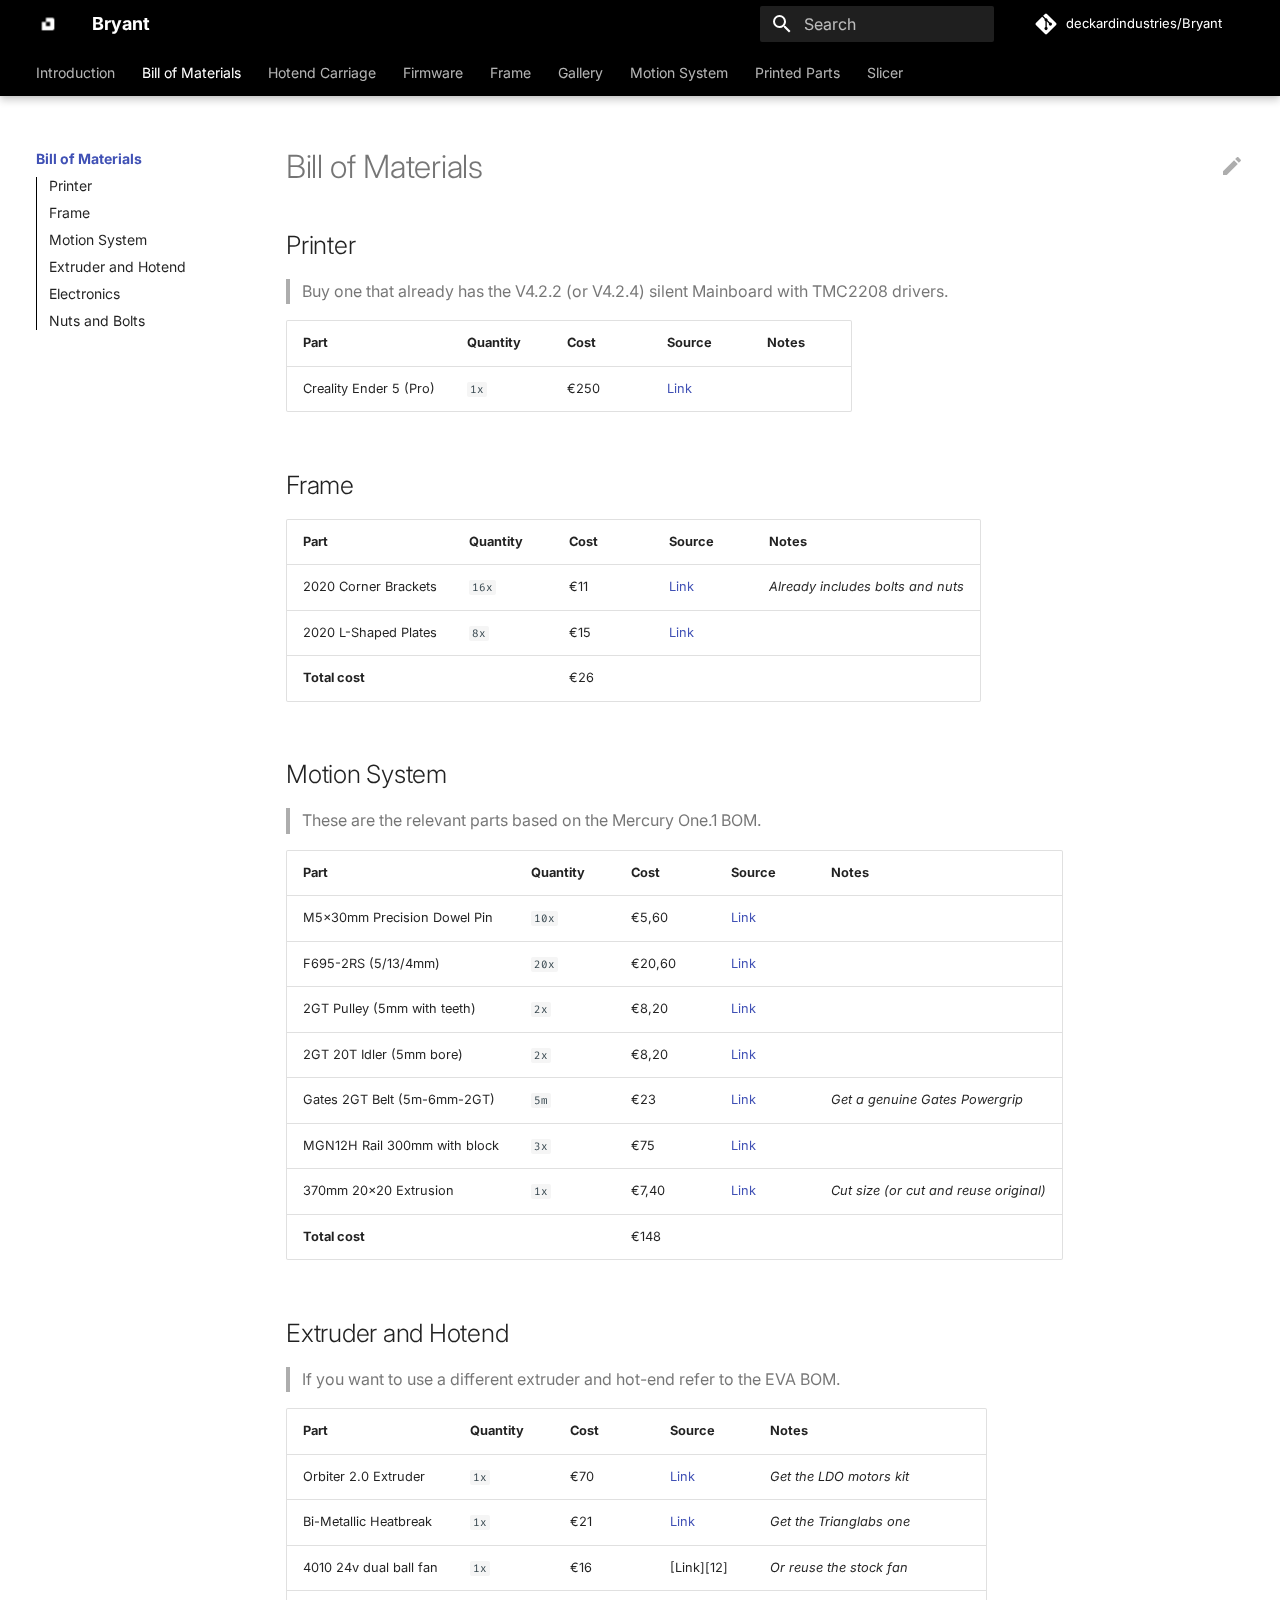
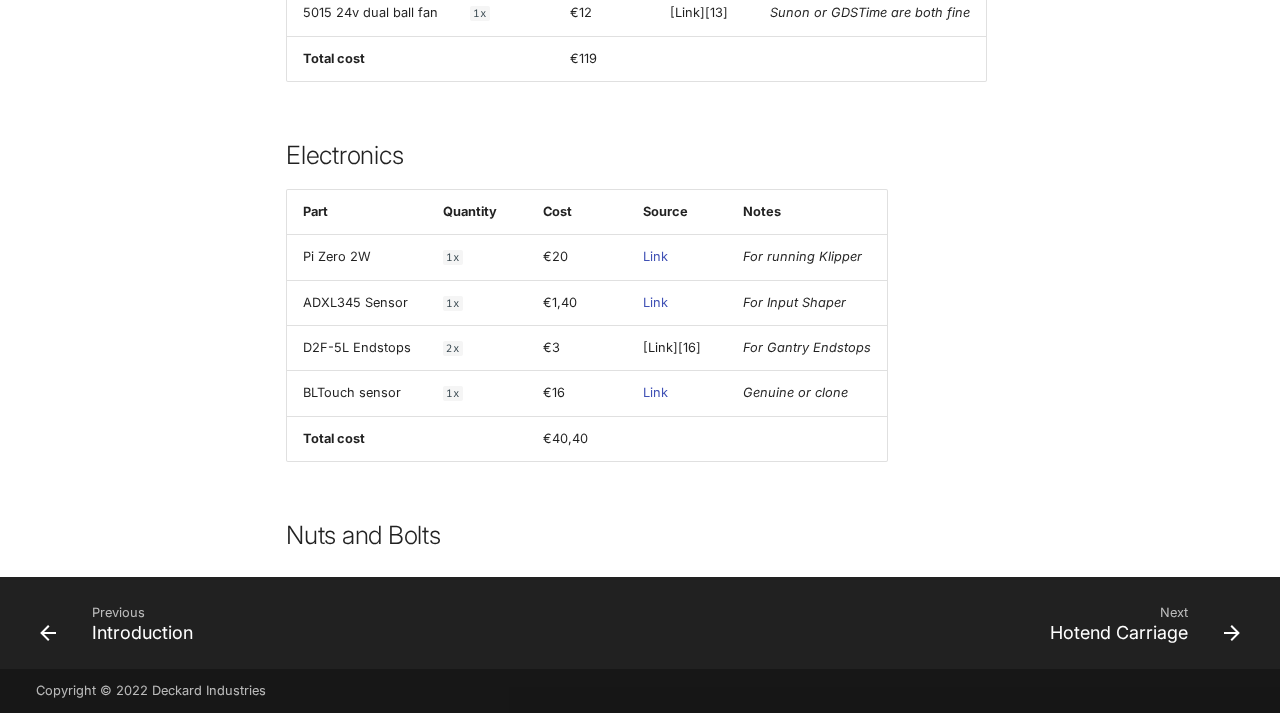
<file: bom/index.html>
<!doctype html>
<html lang="en" class="no-js">
  <head>
    
      <meta charset="utf-8">
      <meta name="viewport" content="width=device-width,initial-scale=1">
      
      
      
      <link rel="icon" href="../assets/logo.png">
      <meta name="generator" content="mkdocs-1.3.0, mkdocs-material-8.2.9">
    
    
      
        <title>Bill of Materials - Bryant</title>
      
    
    
      <link rel="stylesheet" href="../assets/stylesheets/main.120efc48.min.css">
      
        
        <link rel="stylesheet" href="../assets/stylesheets/palette.9647289d.min.css">
        
          
          
          <meta name="theme-color" content="#000000">
        
      
    
    
    
      
        
        
        <link rel="preconnect" href="https://fonts.gstatic.com" crossorigin>
        <link rel="stylesheet" href="https://fonts.googleapis.com/css?family=Inter:300,300i,400,400i,700,700i%7CFira+Code:400,400i,700,700i&display=fallback">
        <style>:root{--md-text-font:"Inter";--md-code-font:"Fira Code"}</style>
      
    
    
      <link rel="stylesheet" href="../stylesheets/extra.css">
    
    <script>__md_scope=new URL("..",location),__md_get=(e,_=localStorage,t=__md_scope)=>JSON.parse(_.getItem(t.pathname+"."+e)),__md_set=(e,_,t=localStorage,a=__md_scope)=>{try{t.setItem(a.pathname+"."+e,JSON.stringify(_))}catch(e){}}</script>
    
      

    
    
  </head>
  
  
    
    
    
    
    
    <body dir="ltr" data-md-color-scheme="default" data-md-color-primary="black" data-md-color-accent="black">
  
    
    
    <input class="md-toggle" data-md-toggle="drawer" type="checkbox" id="__drawer" autocomplete="off">
    <input class="md-toggle" data-md-toggle="search" type="checkbox" id="__search" autocomplete="off">
    <label class="md-overlay" for="__drawer"></label>
    <div data-md-component="skip">
      
        
        <a href="#bill-of-materials" class="md-skip">
          Skip to content
        </a>
      
    </div>
    <div data-md-component="announce">
      
    </div>
    
    
      

  

<header class="md-header md-header--lifted" data-md-component="header">
  <nav class="md-header__inner md-grid" aria-label="Header">
    <a href=".." title="Bryant" class="md-header__button md-logo" aria-label="Bryant" data-md-component="logo">
      
  <img src="../assets/logo.png" alt="logo">

    </a>
    <label class="md-header__button md-icon" for="__drawer">
      <svg xmlns="http://www.w3.org/2000/svg" viewBox="0 0 24 24"><path d="M3 6h18v2H3V6m0 5h18v2H3v-2m0 5h18v2H3v-2Z"/></svg>
    </label>
    <div class="md-header__title" data-md-component="header-title">
      <div class="md-header__ellipsis">
        <div class="md-header__topic">
          <span class="md-ellipsis">
            Bryant
          </span>
        </div>
        <div class="md-header__topic" data-md-component="header-topic">
          <span class="md-ellipsis">
            
              Bill of Materials
            
          </span>
        </div>
      </div>
    </div>
    
    
    
      <label class="md-header__button md-icon" for="__search">
        <svg xmlns="http://www.w3.org/2000/svg" viewBox="0 0 24 24"><path d="M9.5 3A6.5 6.5 0 0 1 16 9.5c0 1.61-.59 3.09-1.56 4.23l.27.27h.79l5 5-1.5 1.5-5-5v-.79l-.27-.27A6.516 6.516 0 0 1 9.5 16 6.5 6.5 0 0 1 3 9.5 6.5 6.5 0 0 1 9.5 3m0 2C7 5 5 7 5 9.5S7 14 9.5 14 14 12 14 9.5 12 5 9.5 5Z"/></svg>
      </label>
      <div class="md-search" data-md-component="search" role="dialog">
  <label class="md-search__overlay" for="__search"></label>
  <div class="md-search__inner" role="search">
    <form class="md-search__form" name="search">
      <input type="text" class="md-search__input" name="query" aria-label="Search" placeholder="Search" autocapitalize="off" autocorrect="off" autocomplete="off" spellcheck="false" data-md-component="search-query" required>
      <label class="md-search__icon md-icon" for="__search">
        <svg xmlns="http://www.w3.org/2000/svg" viewBox="0 0 24 24"><path d="M9.5 3A6.5 6.5 0 0 1 16 9.5c0 1.61-.59 3.09-1.56 4.23l.27.27h.79l5 5-1.5 1.5-5-5v-.79l-.27-.27A6.516 6.516 0 0 1 9.5 16 6.5 6.5 0 0 1 3 9.5 6.5 6.5 0 0 1 9.5 3m0 2C7 5 5 7 5 9.5S7 14 9.5 14 14 12 14 9.5 12 5 9.5 5Z"/></svg>
        <svg xmlns="http://www.w3.org/2000/svg" viewBox="0 0 24 24"><path d="M20 11v2H8l5.5 5.5-1.42 1.42L4.16 12l7.92-7.92L13.5 5.5 8 11h12Z"/></svg>
      </label>
      <nav class="md-search__options" aria-label="Search">
        
        <button type="reset" class="md-search__icon md-icon" aria-label="Clear" tabindex="-1">
          <svg xmlns="http://www.w3.org/2000/svg" viewBox="0 0 24 24"><path d="M19 6.41 17.59 5 12 10.59 6.41 5 5 6.41 10.59 12 5 17.59 6.41 19 12 13.41 17.59 19 19 17.59 13.41 12 19 6.41Z"/></svg>
        </button>
      </nav>
      
    </form>
    <div class="md-search__output">
      <div class="md-search__scrollwrap" data-md-scrollfix>
        <div class="md-search-result" data-md-component="search-result">
          <div class="md-search-result__meta">
            Initializing search
          </div>
          <ol class="md-search-result__list"></ol>
        </div>
      </div>
    </div>
  </div>
</div>
    
    
      <div class="md-header__source">
        <a href="https://github.com/deckardindustries/Bryant" title="Go to repository" class="md-source" data-md-component="source">
  <div class="md-source__icon md-icon">
    
    <svg xmlns="http://www.w3.org/2000/svg" viewBox="0 0 448 512"><!--! Font Awesome Free 6.1.1 by @fontawesome - https://fontawesome.com License - https://fontawesome.com/license/free (Icons: CC BY 4.0, Fonts: SIL OFL 1.1, Code: MIT License) Copyright 2022 Fonticons, Inc.--><path d="M439.55 236.05 244 40.45a28.87 28.87 0 0 0-40.81 0l-40.66 40.63 51.52 51.52c27.06-9.14 52.68 16.77 43.39 43.68l49.66 49.66c34.23-11.8 61.18 31 35.47 56.69-26.49 26.49-70.21-2.87-56-37.34L240.22 199v121.85c25.3 12.54 22.26 41.85 9.08 55a34.34 34.34 0 0 1-48.55 0c-17.57-17.6-11.07-46.91 11.25-56v-123c-20.8-8.51-24.6-30.74-18.64-45L142.57 101 8.45 235.14a28.86 28.86 0 0 0 0 40.81l195.61 195.6a28.86 28.86 0 0 0 40.8 0l194.69-194.69a28.86 28.86 0 0 0 0-40.81z"/></svg>
  </div>
  <div class="md-source__repository">
    deckardindustries/Bryant
  </div>
</a>
      </div>
    
  </nav>
  
    
      
<nav class="md-tabs" aria-label="Tabs" data-md-component="tabs">
  <div class="md-tabs__inner md-grid">
    <ul class="md-tabs__list">
      
        
  
  


  <li class="md-tabs__item">
    <a href=".." class="md-tabs__link">
      Introduction
    </a>
  </li>

      
        
  
  
    
  


  <li class="md-tabs__item">
    <a href="./" class="md-tabs__link md-tabs__link--active">
      Bill of Materials
    </a>
  </li>

      
        
  
  


  <li class="md-tabs__item">
    <a href="../carriage/" class="md-tabs__link">
      Hotend Carriage
    </a>
  </li>

      
        
  
  


  <li class="md-tabs__item">
    <a href="../firmware/" class="md-tabs__link">
      Firmware
    </a>
  </li>

      
        
  
  


  <li class="md-tabs__item">
    <a href="../frame/" class="md-tabs__link">
      Frame
    </a>
  </li>

      
        
  
  


  <li class="md-tabs__item">
    <a href="../gallery/" class="md-tabs__link">
      Gallery
    </a>
  </li>

      
        
  
  


  <li class="md-tabs__item">
    <a href="../motion/" class="md-tabs__link">
      Motion System
    </a>
  </li>

      
        
  
  


  <li class="md-tabs__item">
    <a href="../printing/" class="md-tabs__link">
      Printed Parts
    </a>
  </li>

      
        
  
  


  <li class="md-tabs__item">
    <a href="../slicer/" class="md-tabs__link">
      Slicer
    </a>
  </li>

      
    </ul>
  </div>
</nav>
    
  
</header>
    
    <div class="md-container" data-md-component="container">
      
      
        
      
      <main class="md-main" data-md-component="main">
        <div class="md-main__inner md-grid">
          
            
              
              <div class="md-sidebar md-sidebar--primary" data-md-component="sidebar" data-md-type="navigation" >
                <div class="md-sidebar__scrollwrap">
                  <div class="md-sidebar__inner">
                    

  


  

<nav class="md-nav md-nav--primary md-nav--lifted md-nav--integrated" aria-label="Navigation" data-md-level="0">
  <label class="md-nav__title" for="__drawer">
    <a href=".." title="Bryant" class="md-nav__button md-logo" aria-label="Bryant" data-md-component="logo">
      
  <img src="../assets/logo.png" alt="logo">

    </a>
    Bryant
  </label>
  
    <div class="md-nav__source">
      <a href="https://github.com/deckardindustries/Bryant" title="Go to repository" class="md-source" data-md-component="source">
  <div class="md-source__icon md-icon">
    
    <svg xmlns="http://www.w3.org/2000/svg" viewBox="0 0 448 512"><!--! Font Awesome Free 6.1.1 by @fontawesome - https://fontawesome.com License - https://fontawesome.com/license/free (Icons: CC BY 4.0, Fonts: SIL OFL 1.1, Code: MIT License) Copyright 2022 Fonticons, Inc.--><path d="M439.55 236.05 244 40.45a28.87 28.87 0 0 0-40.81 0l-40.66 40.63 51.52 51.52c27.06-9.14 52.68 16.77 43.39 43.68l49.66 49.66c34.23-11.8 61.18 31 35.47 56.69-26.49 26.49-70.21-2.87-56-37.34L240.22 199v121.85c25.3 12.54 22.26 41.85 9.08 55a34.34 34.34 0 0 1-48.55 0c-17.57-17.6-11.07-46.91 11.25-56v-123c-20.8-8.51-24.6-30.74-18.64-45L142.57 101 8.45 235.14a28.86 28.86 0 0 0 0 40.81l195.61 195.6a28.86 28.86 0 0 0 40.8 0l194.69-194.69a28.86 28.86 0 0 0 0-40.81z"/></svg>
  </div>
  <div class="md-source__repository">
    deckardindustries/Bryant
  </div>
</a>
    </div>
  
  <ul class="md-nav__list" data-md-scrollfix>
    
      
      
      

  
  
  
    <li class="md-nav__item">
      <a href=".." class="md-nav__link">
        Introduction
      </a>
    </li>
  

    
      
      
      

  
  
    
  
  
    <li class="md-nav__item md-nav__item--active">
      
      <input class="md-nav__toggle md-toggle" data-md-toggle="toc" type="checkbox" id="__toc">
      
      
        
      
      
        <label class="md-nav__link md-nav__link--active" for="__toc">
          Bill of Materials
          <span class="md-nav__icon md-icon"></span>
        </label>
      
      <a href="./" class="md-nav__link md-nav__link--active">
        Bill of Materials
      </a>
      
        

<nav class="md-nav md-nav--secondary" aria-label="Table of contents">
  
  
  
    
  
  
    <label class="md-nav__title" for="__toc">
      <span class="md-nav__icon md-icon"></span>
      Table of contents
    </label>
    <ul class="md-nav__list" data-md-component="toc" data-md-scrollfix>
      
        <li class="md-nav__item">
  <a href="#printer" class="md-nav__link">
    Printer
  </a>
  
</li>
      
        <li class="md-nav__item">
  <a href="#frame" class="md-nav__link">
    Frame
  </a>
  
</li>
      
        <li class="md-nav__item">
  <a href="#motion-system" class="md-nav__link">
    Motion System
  </a>
  
</li>
      
        <li class="md-nav__item">
  <a href="#extruder-and-hotend" class="md-nav__link">
    Extruder and Hotend
  </a>
  
</li>
      
        <li class="md-nav__item">
  <a href="#electronics" class="md-nav__link">
    Electronics
  </a>
  
</li>
      
        <li class="md-nav__item">
  <a href="#nuts-and-bolts" class="md-nav__link">
    Nuts and Bolts
  </a>
  
</li>
      
    </ul>
  
</nav>
      
    </li>
  

    
      
      
      

  
  
  
    <li class="md-nav__item">
      <a href="../carriage/" class="md-nav__link">
        Hotend Carriage
      </a>
    </li>
  

    
      
      
      

  
  
  
    <li class="md-nav__item">
      <a href="../firmware/" class="md-nav__link">
        Firmware
      </a>
    </li>
  

    
      
      
      

  
  
  
    <li class="md-nav__item">
      <a href="../frame/" class="md-nav__link">
        Frame
      </a>
    </li>
  

    
      
      
      

  
  
  
    <li class="md-nav__item">
      <a href="../gallery/" class="md-nav__link">
        Gallery
      </a>
    </li>
  

    
      
      
      

  
  
  
    <li class="md-nav__item">
      <a href="../motion/" class="md-nav__link">
        Motion System
      </a>
    </li>
  

    
      
      
      

  
  
  
    <li class="md-nav__item">
      <a href="../printing/" class="md-nav__link">
        Printed Parts
      </a>
    </li>
  

    
      
      
      

  
  
  
    <li class="md-nav__item">
      <a href="../slicer/" class="md-nav__link">
        Slicer
      </a>
    </li>
  

    
  </ul>
</nav>
                  </div>
                </div>
              </div>
            
            
          
          <div class="md-content" data-md-component="content">
            <article class="md-content__inner md-typeset">
              
                
  <a href="https://github.com/deckardindustries/Bryant/edit/master/docs/bom.md" title="Edit this page" class="md-content__button md-icon">
    <svg xmlns="http://www.w3.org/2000/svg" viewBox="0 0 24 24"><path d="M20.71 7.04c.39-.39.39-1.04 0-1.41l-2.34-2.34c-.37-.39-1.02-.39-1.41 0l-1.84 1.83 3.75 3.75M3 17.25V21h3.75L17.81 9.93l-3.75-3.75L3 17.25Z"/></svg>
  </a>



<h1 id="bill-of-materials">Bill of Materials</h1>
<h2 id="printer">Printer</h2>
<blockquote>
<p>Buy one that already has the V4.2.2 (or V4.2.4) silent Mainboard with TMC2208 drivers.</p>
</blockquote>
<table>
<thead>
<tr>
<th>Part</th>
<th>Quantity</th>
<th>Cost</th>
<th>Source</th>
<th>Notes</th>
</tr>
</thead>
<tbody>
<tr>
<td>Creality Ender 5 (Pro)</td>
<td><code>1x</code></td>
<td>€250</td>
<td><a href="https://www.creality3dofficial.com/products/ender-5-pro-3d-printer">Link</a></td>
<td></td>
</tr>
</tbody>
</table>
<h2 id="frame">Frame</h2>
<table>
<thead>
<tr>
<th>Part</th>
<th>Quantity</th>
<th>Cost</th>
<th>Source</th>
<th>Notes</th>
</tr>
</thead>
<tbody>
<tr>
<td>2020 Corner Brackets</td>
<td><code>16x</code></td>
<td>€11</td>
<td><a href="https://www.aliexpress.com/item/1005001406574630.html?spm=a2g0o.productlist.0.0.2fb92a11iUV6c4&amp;algo_pvid=495628d5-b97d-442e-a437-9505d4c9d516&amp;algo_exp_id=495628d5-b97d-442e-a437-9505d4c9d516-0&amp;pdp_ext_f=%7B%22sku_id%22%3A%2212000024682804967%22%7D&amp;pdp_pi=-1%3B10.79%3B-1%3B-1%40salePrice%3BEUR%3Bsearch-mainSearch">Link</a></td>
<td><em>Already includes bolts and nuts</em></td>
</tr>
<tr>
<td>2020 L-Shaped Plates</td>
<td><code>8x</code></td>
<td>€15</td>
<td><a href="https://nl.aliexpress.com/item/32963365007.html?spm=a2g0o.productlist.0.0.4d21a1b4LMEMLj&amp;algo_pvid=145230de-c495-4fbd-b9ae-0a35044cc64c&amp;aem_p4p_detail=2022041612174669596788395920012802420&amp;algo_exp_id=145230de-c495-4fbd-b9ae-0a35044cc64c-7&amp;pdp_ext_f=%7B%22sku_id%22%3A%2266541262675%22%7D&amp;pdp_pi=-1%3B3.78%3B-1%3B-1%40salePrice%3BEUR%3Bsearch-mainSearch">Link</a></td>
<td></td>
</tr>
<tr>
<td><strong>Total cost</strong></td>
<td></td>
<td>€26</td>
<td></td>
<td></td>
</tr>
</tbody>
</table>
<h2 id="motion-system">Motion System</h2>
<blockquote>
<p>These are the relevant parts based on the Mercury One.1 BOM.</p>
</blockquote>
<table>
<thead>
<tr>
<th>Part</th>
<th>Quantity</th>
<th>Cost</th>
<th>Source</th>
<th>Notes</th>
</tr>
</thead>
<tbody>
<tr>
<td>M5x30mm Precision Dowel Pin</td>
<td><code>10x</code></td>
<td>€5,60</td>
<td><a href="https://nl.aliexpress.com/item/1005002308655979.html?aff_fcid=cec7fbf3a0aa4936a6c4da17dbeab871-1650136990915-06580-_ATn62e&amp;tt=CPS_NORMAL&amp;aff_fsk=_ATn62e&amp;aff_platform=shareComponent-detail&amp;sk=_ATn62e&amp;aff_trace_key=cec7fbf3a0aa4936a6c4da17dbeab871-1650136990915-06580-_ATn62e&amp;terminal_id=8f5ccce94f37472b9697e04d0fe377f9&amp;afSmartRedirect=y">Link</a></td>
<td></td>
</tr>
<tr>
<td>F695-2RS (5/13/4mm)</td>
<td><code>20x</code></td>
<td>€20,60</td>
<td><a href="https://nl.aliexpress.com/item/33001186278.html?aff_fcid=fd7f17eeebcf4f71acd547c189e6dc66-1650137108179-00250-_AS0Kjs&amp;tt=CPS_NORMAL&amp;aff_fsk=_AS0Kjs&amp;aff_platform=shareComponent-detail&amp;sk=_AS0Kjs&amp;aff_trace_key=fd7f17eeebcf4f71acd547c189e6dc66-1650137108179-00250-_AS0Kjs&amp;terminal_id=8f5ccce94f37472b9697e04d0fe377f9&amp;afSmartRedirect=y">Link</a></td>
<td></td>
</tr>
<tr>
<td>2GT Pulley (5mm with teeth)</td>
<td><code>2x</code></td>
<td>€8,20</td>
<td><a href="https://nl.aliexpress.com/item/32726309946.html?aff_fcid=00fd889ba70a461db651dd4cda50b434-1650137343718-04492-_A83Ezk&amp;tt=CPS_NORMAL&amp;aff_fsk=_A83Ezk&amp;aff_platform=shareComponent-detail&amp;sk=_A83Ezk&amp;aff_trace_key=00fd889ba70a461db651dd4cda50b434-1650137343718-04492-_A83Ezk&amp;terminal_id=8f5ccce94f37472b9697e04d0fe377f9&amp;afSmartRedirect=y">Link</a></td>
<td></td>
</tr>
<tr>
<td>2GT 20T Idler (5mm bore)</td>
<td><code>2x</code></td>
<td>€8,20</td>
<td><a href="https://nl.aliexpress.com/item/4000454459268.html?aff_fcid=5db7b36cc1244a1fb58b0241eeb8df61-1650137383067-07066-_A0lAqA&amp;tt=CPS_NORMAL&amp;aff_fsk=_A0lAqA&amp;aff_platform=shareComponent-detail&amp;sk=_A0lAqA&amp;aff_trace_key=5db7b36cc1244a1fb58b0241eeb8df61-1650137383067-07066-_A0lAqA&amp;terminal_id=8f5ccce94f37472b9697e04d0fe377f9&amp;afSmartRedirect=y">Link</a></td>
<td></td>
</tr>
<tr>
<td>Gates 2GT Belt (5m-6mm-2GT)</td>
<td><code>5m</code></td>
<td>€23</td>
<td><a href="https://nl.aliexpress.com/item/32952396111.html?aff_fcid=8c18445374834a1d8e97d0df9ada995d-1650137541998-09742-_AYPi4a&amp;tt=CPS_NORMAL&amp;aff_fsk=_AYPi4a&amp;aff_platform=shareComponent-detail&amp;sk=_AYPi4a&amp;aff_trace_key=8c18445374834a1d8e97d0df9ada995d-1650137541998-09742-_AYPi4a&amp;terminal_id=8f5ccce94f37472b9697e04d0fe377f9&amp;afSmartRedirect=y">Link</a></td>
<td><em>Get a genuine Gates Powergrip</em></td>
</tr>
<tr>
<td>MGN12H Rail 300mm with block</td>
<td><code>3x</code></td>
<td>€75</td>
<td><a href="https://nl.aliexpress.com/item/33059434659.html?aff_fcid=900f9872278442909e299acb38bc7414-1650137767763-00632-_AaYWjs&amp;tt=CPS_NORMAL&amp;aff_fsk=_AaYWjs&amp;aff_platform=shareComponent-detail&amp;sk=_AaYWjs&amp;aff_trace_key=900f9872278442909e299acb38bc7414-1650137767763-00632-_AaYWjs&amp;terminal_id=8f5ccce94f37472b9697e04d0fe377f9&amp;afSmartRedirect=y">Link</a></td>
<td></td>
</tr>
<tr>
<td>370mm 20x20 Extrusion</td>
<td><code>1x</code></td>
<td>€7,40</td>
<td><a href="https://nl.aliexpress.com/item/32918828145.html?spm=a2g0o.productlist.0.0.65605b72C2Pmpf&amp;algo_pvid=6397a981-a9fc-4b20-ac64-5b2230be78bc&amp;aem_p4p_detail=202204161238212946788427871890012760716&amp;algo_exp_id=6397a981-a9fc-4b20-ac64-5b2230be78bc-1&amp;pdp_ext_f=%7B%22sku_id%22%3A%2265972467006%22%7D&amp;pdp_pi=-1%3B5.97%3B-1%3B-1%40salePrice%3BEUR%3Bsearch-mainSearch">Link</a></td>
<td><em>Cut size (or cut and reuse original)</em></td>
</tr>
<tr>
<td><strong>Total cost</strong></td>
<td></td>
<td>€148</td>
<td></td>
<td></td>
</tr>
</tbody>
</table>
<h2 id="extruder-and-hotend">Extruder and Hotend</h2>
<blockquote>
<p>If you want to use a different extruder and hot-end refer to the EVA BOM.</p>
</blockquote>
<table>
<thead>
<tr>
<th>Part</th>
<th>Quantity</th>
<th>Cost</th>
<th>Source</th>
<th>Notes</th>
</tr>
</thead>
<tbody>
<tr>
<td>Orbiter 2.0 Extruder</td>
<td><code>1x</code></td>
<td>€70</td>
<td><a href="https://caribou3d.com/en/ldo-extruders/867-ldo-orbiter-extruder-v20-175mm.html">Link</a></td>
<td><em>Get the LDO motors kit</em></td>
</tr>
<tr>
<td>Bi-Metallic Heatbreak</td>
<td><code>1x</code></td>
<td>€21</td>
<td><a href="https://nl.aliexpress.com/item/1005001927523189.html?spm=a2g0o.productlist.0.0.d3f43da5wG8kEt&amp;algo_pvid=7db807c3-6721-4fae-b3bc-3e42226d26c0&amp;algo_exp_id=7db807c3-6721-4fae-b3bc-3e42226d26c0-1&amp;pdp_ext_f=%7B%22sku_id%22%3A%2212000025392596550%22%7D&amp;pdp_pi=-1%3B21.29%3B-1%3B-1%40salePrice%3BEUR%3Bsearch-mainSearch">Link</a></td>
<td><em>Get the Trianglabs one</em></td>
</tr>
<tr>
<td>4010 24v dual ball fan</td>
<td><code>1x</code></td>
<td>€16</td>
<td>[Link][12]</td>
<td><em>Or reuse the stock fan</em></td>
</tr>
<tr>
<td>5015 24v dual ball fan</td>
<td><code>1x</code></td>
<td>€12</td>
<td>[Link][13]</td>
<td><em>Sunon or GDSTime are both fine</em></td>
</tr>
<tr>
<td><strong>Total cost</strong></td>
<td></td>
<td>€119</td>
<td></td>
<td></td>
</tr>
</tbody>
</table>
<h2 id="electronics">Electronics</h2>
<table>
<thead>
<tr>
<th>Part</th>
<th>Quantity</th>
<th>Cost</th>
<th>Source</th>
<th>Notes</th>
</tr>
</thead>
<tbody>
<tr>
<td>Pi Zero 2W</td>
<td><code>1x</code></td>
<td>€20</td>
<td><a href="https://www.raspberrypi.com/products/raspberry-pi-zero-2-w/">Link</a></td>
<td><em>For running Klipper</em></td>
</tr>
<tr>
<td>ADXL345 Sensor</td>
<td><code>1x</code></td>
<td>€1,40</td>
<td><a href="https://nl.aliexpress.com/item/32452794842.html?spm=a2g0o.productlist.0.0.17336aeep2kYRZ&amp;algo_pvid=1aedc9f2-e4b5-4865-94f9-1f6661d65ead&amp;algo_exp_id=1aedc9f2-e4b5-4865-94f9-1f6661d65ead-0&amp;pdp_ext_f=%7B%22sku_id%22%3A%2255826588126%22%7D&amp;pdp_pi=-1%3B1.38%3B-1%3B-1%40salePrice%3BEUR%3Bsearch-mainSearch">Link</a></td>
<td><em>For Input Shaper</em></td>
</tr>
<tr>
<td>D2F-5L Endstops</td>
<td><code>2x</code></td>
<td>€3</td>
<td>[Link][16]</td>
<td><em>For Gantry Endstops</em></td>
</tr>
<tr>
<td>BLTouch sensor</td>
<td><code>1x</code></td>
<td>€16</td>
<td><a href="https://nl.aliexpress.com/item/32949450525.html?spm=a2g0o.productlist.0.0.55bf93aawe3xM7&amp;algo_pvid=7f861e9e-cd52-4c88-9d43-10755223badb&amp;algo_exp_id=7f861e9e-cd52-4c88-9d43-10755223badb-18&amp;pdp_ext_f=%7B%22sku_id%22%3A%2212000025395041343%22%7D&amp;pdp_pi=-1%3B16.13%3B-1%3B-1%40salePrice%3BEUR%3Bsearch-mainSearch">Link</a></td>
<td><em>Genuine or clone</em></td>
</tr>
<tr>
<td><strong>Total cost</strong></td>
<td></td>
<td>€40,40</td>
<td></td>
<td></td>
</tr>
</tbody>
</table>
<h2 id="nuts-and-bolts">Nuts and Bolts</h2>

              
            </article>
          </div>
        </div>
        
      </main>
      
        <footer class="md-footer">
  
    <nav class="md-footer__inner md-grid" aria-label="Footer">
      
        
        <a href=".." class="md-footer__link md-footer__link--prev" aria-label="Previous: Introduction" rel="prev">
          <div class="md-footer__button md-icon">
            <svg xmlns="http://www.w3.org/2000/svg" viewBox="0 0 24 24"><path d="M20 11v2H8l5.5 5.5-1.42 1.42L4.16 12l7.92-7.92L13.5 5.5 8 11h12Z"/></svg>
          </div>
          <div class="md-footer__title">
            <div class="md-ellipsis">
              <span class="md-footer__direction">
                Previous
              </span>
              Introduction
            </div>
          </div>
        </a>
      
      
        
        <a href="../carriage/" class="md-footer__link md-footer__link--next" aria-label="Next: Hotend Carriage" rel="next">
          <div class="md-footer__title">
            <div class="md-ellipsis">
              <span class="md-footer__direction">
                Next
              </span>
              Hotend Carriage
            </div>
          </div>
          <div class="md-footer__button md-icon">
            <svg xmlns="http://www.w3.org/2000/svg" viewBox="0 0 24 24"><path d="M4 11v2h12l-5.5 5.5 1.42 1.42L19.84 12l-7.92-7.92L10.5 5.5 16 11H4Z"/></svg>
          </div>
        </a>
      
    </nav>
  
  <div class="md-footer-meta md-typeset">
    <div class="md-footer-meta__inner md-grid">
      <div class="md-copyright">
  
    <div class="md-copyright__highlight">
      Copyright &copy; 2022 Deckard Industries
    </div>
  
  
</div>
      
    </div>
  </div>
</footer>
      
    </div>
    <div class="md-dialog" data-md-component="dialog">
      <div class="md-dialog__inner md-typeset"></div>
    </div>
    <script id="__config" type="application/json">{"base": "..", "features": ["navigation.tabs", "navigation.tabs.sticky", "navigation.indexes", "navigation.tracking", "toc.integrate"], "search": "../assets/javascripts/workers/search.2a1c317c.min.js", "translations": {"clipboard.copied": "Copied to clipboard", "clipboard.copy": "Copy to clipboard", "search.config.lang": "en", "search.config.pipeline": "trimmer, stopWordFilter", "search.config.separator": "[\\s\\-]+", "search.placeholder": "Search", "search.result.more.one": "1 more on this page", "search.result.more.other": "# more on this page", "search.result.none": "No matching documents", "search.result.one": "1 matching document", "search.result.other": "# matching documents", "search.result.placeholder": "Type to start searching", "search.result.term.missing": "Missing", "select.version.title": "Select version"}}</script>
    
    
      <script src="../assets/javascripts/bundle.6e54b5cd.min.js"></script>
      
    
  </body>
</html>
</file>
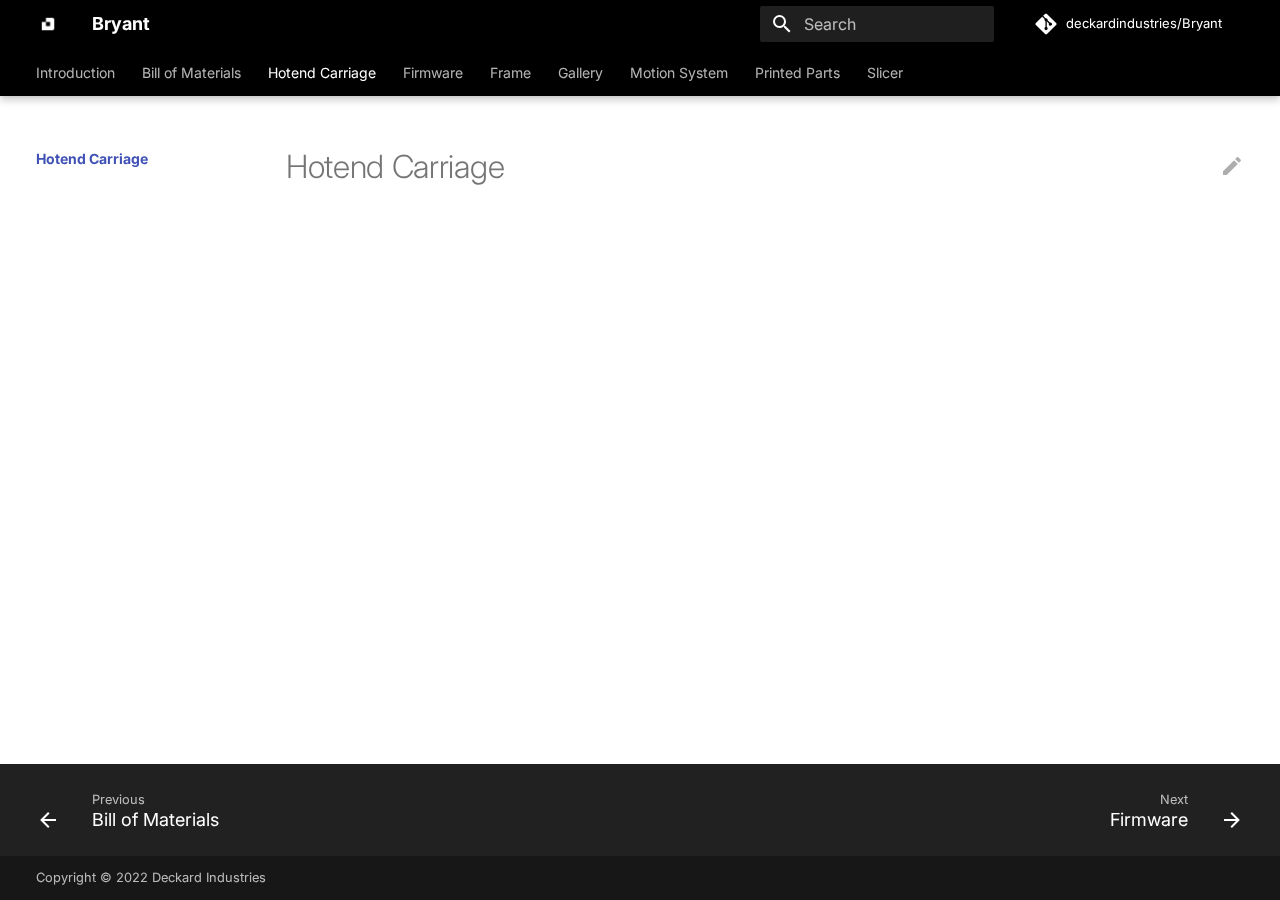
<file: carriage/index.html>
<!doctype html>
<html lang="en" class="no-js">
  <head>
    
      <meta charset="utf-8">
      <meta name="viewport" content="width=device-width,initial-scale=1">
      
      
      
      <link rel="icon" href="../assets/logo.png">
      <meta name="generator" content="mkdocs-1.3.0, mkdocs-material-8.2.9">
    
    
      
        <title>Hotend Carriage - Bryant</title>
      
    
    
      <link rel="stylesheet" href="../assets/stylesheets/main.120efc48.min.css">
      
        
        <link rel="stylesheet" href="../assets/stylesheets/palette.9647289d.min.css">
        
          
          
          <meta name="theme-color" content="#000000">
        
      
    
    
    
      
        
        
        <link rel="preconnect" href="https://fonts.gstatic.com" crossorigin>
        <link rel="stylesheet" href="https://fonts.googleapis.com/css?family=Inter:300,300i,400,400i,700,700i%7CFira+Code:400,400i,700,700i&display=fallback">
        <style>:root{--md-text-font:"Inter";--md-code-font:"Fira Code"}</style>
      
    
    
      <link rel="stylesheet" href="../stylesheets/extra.css">
    
    <script>__md_scope=new URL("..",location),__md_get=(e,_=localStorage,t=__md_scope)=>JSON.parse(_.getItem(t.pathname+"."+e)),__md_set=(e,_,t=localStorage,a=__md_scope)=>{try{t.setItem(a.pathname+"."+e,JSON.stringify(_))}catch(e){}}</script>
    
      

    
    
  </head>
  
  
    
    
    
    
    
    <body dir="ltr" data-md-color-scheme="default" data-md-color-primary="black" data-md-color-accent="black">
  
    
    
    <input class="md-toggle" data-md-toggle="drawer" type="checkbox" id="__drawer" autocomplete="off">
    <input class="md-toggle" data-md-toggle="search" type="checkbox" id="__search" autocomplete="off">
    <label class="md-overlay" for="__drawer"></label>
    <div data-md-component="skip">
      
        
        <a href="#hotend-carriage" class="md-skip">
          Skip to content
        </a>
      
    </div>
    <div data-md-component="announce">
      
    </div>
    
    
      

  

<header class="md-header md-header--lifted" data-md-component="header">
  <nav class="md-header__inner md-grid" aria-label="Header">
    <a href=".." title="Bryant" class="md-header__button md-logo" aria-label="Bryant" data-md-component="logo">
      
  <img src="../assets/logo.png" alt="logo">

    </a>
    <label class="md-header__button md-icon" for="__drawer">
      <svg xmlns="http://www.w3.org/2000/svg" viewBox="0 0 24 24"><path d="M3 6h18v2H3V6m0 5h18v2H3v-2m0 5h18v2H3v-2Z"/></svg>
    </label>
    <div class="md-header__title" data-md-component="header-title">
      <div class="md-header__ellipsis">
        <div class="md-header__topic">
          <span class="md-ellipsis">
            Bryant
          </span>
        </div>
        <div class="md-header__topic" data-md-component="header-topic">
          <span class="md-ellipsis">
            
              Hotend Carriage
            
          </span>
        </div>
      </div>
    </div>
    
    
    
      <label class="md-header__button md-icon" for="__search">
        <svg xmlns="http://www.w3.org/2000/svg" viewBox="0 0 24 24"><path d="M9.5 3A6.5 6.5 0 0 1 16 9.5c0 1.61-.59 3.09-1.56 4.23l.27.27h.79l5 5-1.5 1.5-5-5v-.79l-.27-.27A6.516 6.516 0 0 1 9.5 16 6.5 6.5 0 0 1 3 9.5 6.5 6.5 0 0 1 9.5 3m0 2C7 5 5 7 5 9.5S7 14 9.5 14 14 12 14 9.5 12 5 9.5 5Z"/></svg>
      </label>
      <div class="md-search" data-md-component="search" role="dialog">
  <label class="md-search__overlay" for="__search"></label>
  <div class="md-search__inner" role="search">
    <form class="md-search__form" name="search">
      <input type="text" class="md-search__input" name="query" aria-label="Search" placeholder="Search" autocapitalize="off" autocorrect="off" autocomplete="off" spellcheck="false" data-md-component="search-query" required>
      <label class="md-search__icon md-icon" for="__search">
        <svg xmlns="http://www.w3.org/2000/svg" viewBox="0 0 24 24"><path d="M9.5 3A6.5 6.5 0 0 1 16 9.5c0 1.61-.59 3.09-1.56 4.23l.27.27h.79l5 5-1.5 1.5-5-5v-.79l-.27-.27A6.516 6.516 0 0 1 9.5 16 6.5 6.5 0 0 1 3 9.5 6.5 6.5 0 0 1 9.5 3m0 2C7 5 5 7 5 9.5S7 14 9.5 14 14 12 14 9.5 12 5 9.5 5Z"/></svg>
        <svg xmlns="http://www.w3.org/2000/svg" viewBox="0 0 24 24"><path d="M20 11v2H8l5.5 5.5-1.42 1.42L4.16 12l7.92-7.92L13.5 5.5 8 11h12Z"/></svg>
      </label>
      <nav class="md-search__options" aria-label="Search">
        
        <button type="reset" class="md-search__icon md-icon" aria-label="Clear" tabindex="-1">
          <svg xmlns="http://www.w3.org/2000/svg" viewBox="0 0 24 24"><path d="M19 6.41 17.59 5 12 10.59 6.41 5 5 6.41 10.59 12 5 17.59 6.41 19 12 13.41 17.59 19 19 17.59 13.41 12 19 6.41Z"/></svg>
        </button>
      </nav>
      
    </form>
    <div class="md-search__output">
      <div class="md-search__scrollwrap" data-md-scrollfix>
        <div class="md-search-result" data-md-component="search-result">
          <div class="md-search-result__meta">
            Initializing search
          </div>
          <ol class="md-search-result__list"></ol>
        </div>
      </div>
    </div>
  </div>
</div>
    
    
      <div class="md-header__source">
        <a href="https://github.com/deckardindustries/Bryant" title="Go to repository" class="md-source" data-md-component="source">
  <div class="md-source__icon md-icon">
    
    <svg xmlns="http://www.w3.org/2000/svg" viewBox="0 0 448 512"><!--! Font Awesome Free 6.1.1 by @fontawesome - https://fontawesome.com License - https://fontawesome.com/license/free (Icons: CC BY 4.0, Fonts: SIL OFL 1.1, Code: MIT License) Copyright 2022 Fonticons, Inc.--><path d="M439.55 236.05 244 40.45a28.87 28.87 0 0 0-40.81 0l-40.66 40.63 51.52 51.52c27.06-9.14 52.68 16.77 43.39 43.68l49.66 49.66c34.23-11.8 61.18 31 35.47 56.69-26.49 26.49-70.21-2.87-56-37.34L240.22 199v121.85c25.3 12.54 22.26 41.85 9.08 55a34.34 34.34 0 0 1-48.55 0c-17.57-17.6-11.07-46.91 11.25-56v-123c-20.8-8.51-24.6-30.74-18.64-45L142.57 101 8.45 235.14a28.86 28.86 0 0 0 0 40.81l195.61 195.6a28.86 28.86 0 0 0 40.8 0l194.69-194.69a28.86 28.86 0 0 0 0-40.81z"/></svg>
  </div>
  <div class="md-source__repository">
    deckardindustries/Bryant
  </div>
</a>
      </div>
    
  </nav>
  
    
      
<nav class="md-tabs" aria-label="Tabs" data-md-component="tabs">
  <div class="md-tabs__inner md-grid">
    <ul class="md-tabs__list">
      
        
  
  


  <li class="md-tabs__item">
    <a href=".." class="md-tabs__link">
      Introduction
    </a>
  </li>

      
        
  
  


  <li class="md-tabs__item">
    <a href="../bom/" class="md-tabs__link">
      Bill of Materials
    </a>
  </li>

      
        
  
  
    
  


  <li class="md-tabs__item">
    <a href="./" class="md-tabs__link md-tabs__link--active">
      Hotend Carriage
    </a>
  </li>

      
        
  
  


  <li class="md-tabs__item">
    <a href="../firmware/" class="md-tabs__link">
      Firmware
    </a>
  </li>

      
        
  
  


  <li class="md-tabs__item">
    <a href="../frame/" class="md-tabs__link">
      Frame
    </a>
  </li>

      
        
  
  


  <li class="md-tabs__item">
    <a href="../gallery/" class="md-tabs__link">
      Gallery
    </a>
  </li>

      
        
  
  


  <li class="md-tabs__item">
    <a href="../motion/" class="md-tabs__link">
      Motion System
    </a>
  </li>

      
        
  
  


  <li class="md-tabs__item">
    <a href="../printing/" class="md-tabs__link">
      Printed Parts
    </a>
  </li>

      
        
  
  


  <li class="md-tabs__item">
    <a href="../slicer/" class="md-tabs__link">
      Slicer
    </a>
  </li>

      
    </ul>
  </div>
</nav>
    
  
</header>
    
    <div class="md-container" data-md-component="container">
      
      
        
      
      <main class="md-main" data-md-component="main">
        <div class="md-main__inner md-grid">
          
            
              
              <div class="md-sidebar md-sidebar--primary" data-md-component="sidebar" data-md-type="navigation" >
                <div class="md-sidebar__scrollwrap">
                  <div class="md-sidebar__inner">
                    

  


  

<nav class="md-nav md-nav--primary md-nav--lifted md-nav--integrated" aria-label="Navigation" data-md-level="0">
  <label class="md-nav__title" for="__drawer">
    <a href=".." title="Bryant" class="md-nav__button md-logo" aria-label="Bryant" data-md-component="logo">
      
  <img src="../assets/logo.png" alt="logo">

    </a>
    Bryant
  </label>
  
    <div class="md-nav__source">
      <a href="https://github.com/deckardindustries/Bryant" title="Go to repository" class="md-source" data-md-component="source">
  <div class="md-source__icon md-icon">
    
    <svg xmlns="http://www.w3.org/2000/svg" viewBox="0 0 448 512"><!--! Font Awesome Free 6.1.1 by @fontawesome - https://fontawesome.com License - https://fontawesome.com/license/free (Icons: CC BY 4.0, Fonts: SIL OFL 1.1, Code: MIT License) Copyright 2022 Fonticons, Inc.--><path d="M439.55 236.05 244 40.45a28.87 28.87 0 0 0-40.81 0l-40.66 40.63 51.52 51.52c27.06-9.14 52.68 16.77 43.39 43.68l49.66 49.66c34.23-11.8 61.18 31 35.47 56.69-26.49 26.49-70.21-2.87-56-37.34L240.22 199v121.85c25.3 12.54 22.26 41.85 9.08 55a34.34 34.34 0 0 1-48.55 0c-17.57-17.6-11.07-46.91 11.25-56v-123c-20.8-8.51-24.6-30.74-18.64-45L142.57 101 8.45 235.14a28.86 28.86 0 0 0 0 40.81l195.61 195.6a28.86 28.86 0 0 0 40.8 0l194.69-194.69a28.86 28.86 0 0 0 0-40.81z"/></svg>
  </div>
  <div class="md-source__repository">
    deckardindustries/Bryant
  </div>
</a>
    </div>
  
  <ul class="md-nav__list" data-md-scrollfix>
    
      
      
      

  
  
  
    <li class="md-nav__item">
      <a href=".." class="md-nav__link">
        Introduction
      </a>
    </li>
  

    
      
      
      

  
  
  
    <li class="md-nav__item">
      <a href="../bom/" class="md-nav__link">
        Bill of Materials
      </a>
    </li>
  

    
      
      
      

  
  
    
  
  
    <li class="md-nav__item md-nav__item--active">
      
      <input class="md-nav__toggle md-toggle" data-md-toggle="toc" type="checkbox" id="__toc">
      
      
        
      
      
      <a href="./" class="md-nav__link md-nav__link--active">
        Hotend Carriage
      </a>
      
    </li>
  

    
      
      
      

  
  
  
    <li class="md-nav__item">
      <a href="../firmware/" class="md-nav__link">
        Firmware
      </a>
    </li>
  

    
      
      
      

  
  
  
    <li class="md-nav__item">
      <a href="../frame/" class="md-nav__link">
        Frame
      </a>
    </li>
  

    
      
      
      

  
  
  
    <li class="md-nav__item">
      <a href="../gallery/" class="md-nav__link">
        Gallery
      </a>
    </li>
  

    
      
      
      

  
  
  
    <li class="md-nav__item">
      <a href="../motion/" class="md-nav__link">
        Motion System
      </a>
    </li>
  

    
      
      
      

  
  
  
    <li class="md-nav__item">
      <a href="../printing/" class="md-nav__link">
        Printed Parts
      </a>
    </li>
  

    
      
      
      

  
  
  
    <li class="md-nav__item">
      <a href="../slicer/" class="md-nav__link">
        Slicer
      </a>
    </li>
  

    
  </ul>
</nav>
                  </div>
                </div>
              </div>
            
            
          
          <div class="md-content" data-md-component="content">
            <article class="md-content__inner md-typeset">
              
                
  <a href="https://github.com/deckardindustries/Bryant/edit/master/docs/carriage.md" title="Edit this page" class="md-content__button md-icon">
    <svg xmlns="http://www.w3.org/2000/svg" viewBox="0 0 24 24"><path d="M20.71 7.04c.39-.39.39-1.04 0-1.41l-2.34-2.34c-.37-.39-1.02-.39-1.41 0l-1.84 1.83 3.75 3.75M3 17.25V21h3.75L17.81 9.93l-3.75-3.75L3 17.25Z"/></svg>
  </a>



<h1 id="hotend-carriage">Hotend Carriage</h1>

              
            </article>
          </div>
        </div>
        
      </main>
      
        <footer class="md-footer">
  
    <nav class="md-footer__inner md-grid" aria-label="Footer">
      
        
        <a href="../bom/" class="md-footer__link md-footer__link--prev" aria-label="Previous: Bill of Materials" rel="prev">
          <div class="md-footer__button md-icon">
            <svg xmlns="http://www.w3.org/2000/svg" viewBox="0 0 24 24"><path d="M20 11v2H8l5.5 5.5-1.42 1.42L4.16 12l7.92-7.92L13.5 5.5 8 11h12Z"/></svg>
          </div>
          <div class="md-footer__title">
            <div class="md-ellipsis">
              <span class="md-footer__direction">
                Previous
              </span>
              Bill of Materials
            </div>
          </div>
        </a>
      
      
        
        <a href="../firmware/" class="md-footer__link md-footer__link--next" aria-label="Next: Firmware" rel="next">
          <div class="md-footer__title">
            <div class="md-ellipsis">
              <span class="md-footer__direction">
                Next
              </span>
              Firmware
            </div>
          </div>
          <div class="md-footer__button md-icon">
            <svg xmlns="http://www.w3.org/2000/svg" viewBox="0 0 24 24"><path d="M4 11v2h12l-5.5 5.5 1.42 1.42L19.84 12l-7.92-7.92L10.5 5.5 16 11H4Z"/></svg>
          </div>
        </a>
      
    </nav>
  
  <div class="md-footer-meta md-typeset">
    <div class="md-footer-meta__inner md-grid">
      <div class="md-copyright">
  
    <div class="md-copyright__highlight">
      Copyright &copy; 2022 Deckard Industries
    </div>
  
  
</div>
      
    </div>
  </div>
</footer>
      
    </div>
    <div class="md-dialog" data-md-component="dialog">
      <div class="md-dialog__inner md-typeset"></div>
    </div>
    <script id="__config" type="application/json">{"base": "..", "features": ["navigation.tabs", "navigation.tabs.sticky", "navigation.indexes", "navigation.tracking", "toc.integrate"], "search": "../assets/javascripts/workers/search.2a1c317c.min.js", "translations": {"clipboard.copied": "Copied to clipboard", "clipboard.copy": "Copy to clipboard", "search.config.lang": "en", "search.config.pipeline": "trimmer, stopWordFilter", "search.config.separator": "[\\s\\-]+", "search.placeholder": "Search", "search.result.more.one": "1 more on this page", "search.result.more.other": "# more on this page", "search.result.none": "No matching documents", "search.result.one": "1 matching document", "search.result.other": "# matching documents", "search.result.placeholder": "Type to start searching", "search.result.term.missing": "Missing", "select.version.title": "Select version"}}</script>
    
    
      <script src="../assets/javascripts/bundle.6e54b5cd.min.js"></script>
      
    
  </body>
</html>
</file>
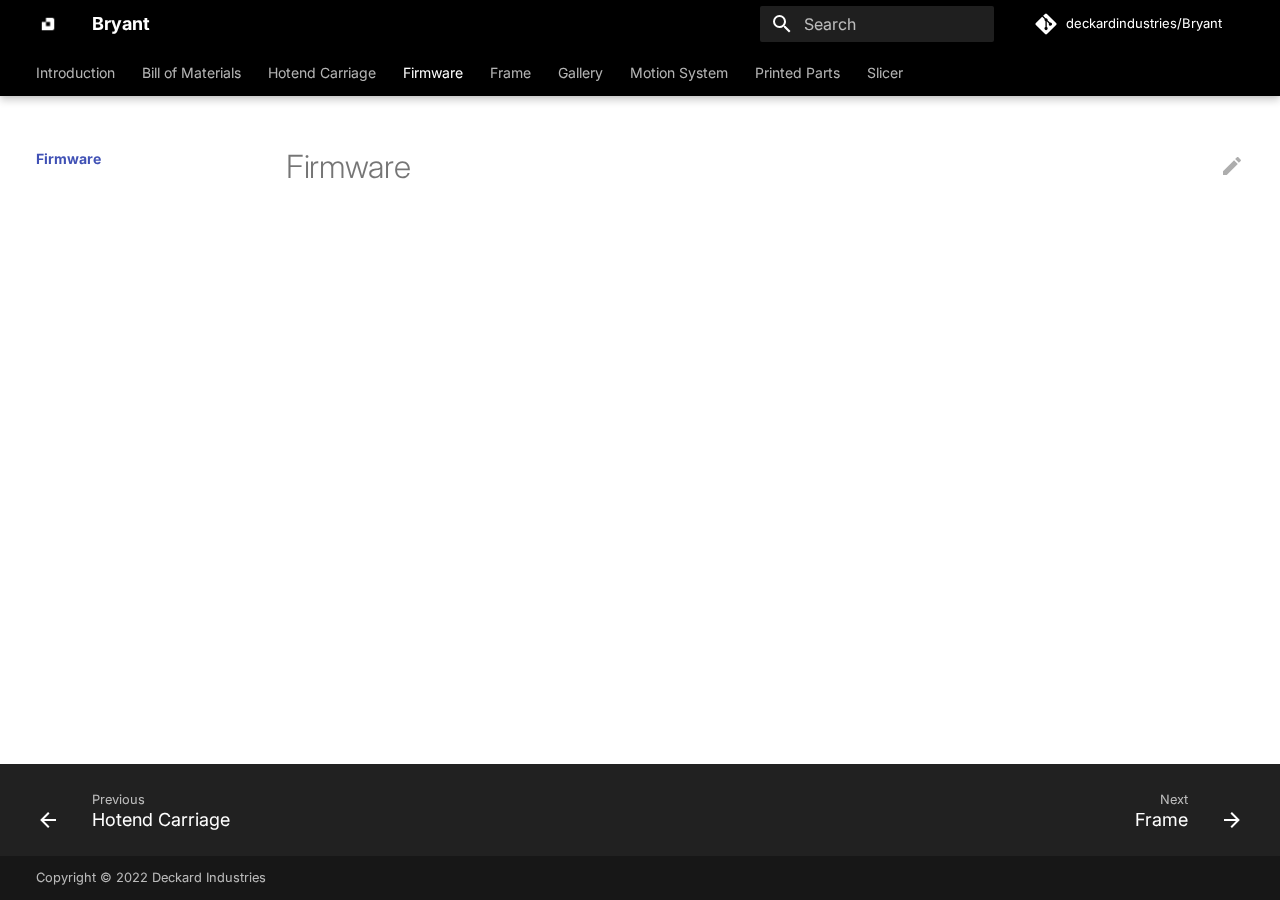
<file: firmware/index.html>
<!doctype html>
<html lang="en" class="no-js">
  <head>
    
      <meta charset="utf-8">
      <meta name="viewport" content="width=device-width,initial-scale=1">
      
      
      
      <link rel="icon" href="../assets/logo.png">
      <meta name="generator" content="mkdocs-1.3.0, mkdocs-material-8.2.9">
    
    
      
        <title>Firmware - Bryant</title>
      
    
    
      <link rel="stylesheet" href="../assets/stylesheets/main.120efc48.min.css">
      
        
        <link rel="stylesheet" href="../assets/stylesheets/palette.9647289d.min.css">
        
          
          
          <meta name="theme-color" content="#000000">
        
      
    
    
    
      
        
        
        <link rel="preconnect" href="https://fonts.gstatic.com" crossorigin>
        <link rel="stylesheet" href="https://fonts.googleapis.com/css?family=Inter:300,300i,400,400i,700,700i%7CFira+Code:400,400i,700,700i&display=fallback">
        <style>:root{--md-text-font:"Inter";--md-code-font:"Fira Code"}</style>
      
    
    
      <link rel="stylesheet" href="../stylesheets/extra.css">
    
    <script>__md_scope=new URL("..",location),__md_get=(e,_=localStorage,t=__md_scope)=>JSON.parse(_.getItem(t.pathname+"."+e)),__md_set=(e,_,t=localStorage,a=__md_scope)=>{try{t.setItem(a.pathname+"."+e,JSON.stringify(_))}catch(e){}}</script>
    
      

    
    
  </head>
  
  
    
    
    
    
    
    <body dir="ltr" data-md-color-scheme="default" data-md-color-primary="black" data-md-color-accent="black">
  
    
    
    <input class="md-toggle" data-md-toggle="drawer" type="checkbox" id="__drawer" autocomplete="off">
    <input class="md-toggle" data-md-toggle="search" type="checkbox" id="__search" autocomplete="off">
    <label class="md-overlay" for="__drawer"></label>
    <div data-md-component="skip">
      
        
        <a href="#firmware" class="md-skip">
          Skip to content
        </a>
      
    </div>
    <div data-md-component="announce">
      
    </div>
    
    
      

  

<header class="md-header md-header--lifted" data-md-component="header">
  <nav class="md-header__inner md-grid" aria-label="Header">
    <a href=".." title="Bryant" class="md-header__button md-logo" aria-label="Bryant" data-md-component="logo">
      
  <img src="../assets/logo.png" alt="logo">

    </a>
    <label class="md-header__button md-icon" for="__drawer">
      <svg xmlns="http://www.w3.org/2000/svg" viewBox="0 0 24 24"><path d="M3 6h18v2H3V6m0 5h18v2H3v-2m0 5h18v2H3v-2Z"/></svg>
    </label>
    <div class="md-header__title" data-md-component="header-title">
      <div class="md-header__ellipsis">
        <div class="md-header__topic">
          <span class="md-ellipsis">
            Bryant
          </span>
        </div>
        <div class="md-header__topic" data-md-component="header-topic">
          <span class="md-ellipsis">
            
              Firmware
            
          </span>
        </div>
      </div>
    </div>
    
    
    
      <label class="md-header__button md-icon" for="__search">
        <svg xmlns="http://www.w3.org/2000/svg" viewBox="0 0 24 24"><path d="M9.5 3A6.5 6.5 0 0 1 16 9.5c0 1.61-.59 3.09-1.56 4.23l.27.27h.79l5 5-1.5 1.5-5-5v-.79l-.27-.27A6.516 6.516 0 0 1 9.5 16 6.5 6.5 0 0 1 3 9.5 6.5 6.5 0 0 1 9.5 3m0 2C7 5 5 7 5 9.5S7 14 9.5 14 14 12 14 9.5 12 5 9.5 5Z"/></svg>
      </label>
      <div class="md-search" data-md-component="search" role="dialog">
  <label class="md-search__overlay" for="__search"></label>
  <div class="md-search__inner" role="search">
    <form class="md-search__form" name="search">
      <input type="text" class="md-search__input" name="query" aria-label="Search" placeholder="Search" autocapitalize="off" autocorrect="off" autocomplete="off" spellcheck="false" data-md-component="search-query" required>
      <label class="md-search__icon md-icon" for="__search">
        <svg xmlns="http://www.w3.org/2000/svg" viewBox="0 0 24 24"><path d="M9.5 3A6.5 6.5 0 0 1 16 9.5c0 1.61-.59 3.09-1.56 4.23l.27.27h.79l5 5-1.5 1.5-5-5v-.79l-.27-.27A6.516 6.516 0 0 1 9.5 16 6.5 6.5 0 0 1 3 9.5 6.5 6.5 0 0 1 9.5 3m0 2C7 5 5 7 5 9.5S7 14 9.5 14 14 12 14 9.5 12 5 9.5 5Z"/></svg>
        <svg xmlns="http://www.w3.org/2000/svg" viewBox="0 0 24 24"><path d="M20 11v2H8l5.5 5.5-1.42 1.42L4.16 12l7.92-7.92L13.5 5.5 8 11h12Z"/></svg>
      </label>
      <nav class="md-search__options" aria-label="Search">
        
        <button type="reset" class="md-search__icon md-icon" aria-label="Clear" tabindex="-1">
          <svg xmlns="http://www.w3.org/2000/svg" viewBox="0 0 24 24"><path d="M19 6.41 17.59 5 12 10.59 6.41 5 5 6.41 10.59 12 5 17.59 6.41 19 12 13.41 17.59 19 19 17.59 13.41 12 19 6.41Z"/></svg>
        </button>
      </nav>
      
    </form>
    <div class="md-search__output">
      <div class="md-search__scrollwrap" data-md-scrollfix>
        <div class="md-search-result" data-md-component="search-result">
          <div class="md-search-result__meta">
            Initializing search
          </div>
          <ol class="md-search-result__list"></ol>
        </div>
      </div>
    </div>
  </div>
</div>
    
    
      <div class="md-header__source">
        <a href="https://github.com/deckardindustries/Bryant" title="Go to repository" class="md-source" data-md-component="source">
  <div class="md-source__icon md-icon">
    
    <svg xmlns="http://www.w3.org/2000/svg" viewBox="0 0 448 512"><!--! Font Awesome Free 6.1.1 by @fontawesome - https://fontawesome.com License - https://fontawesome.com/license/free (Icons: CC BY 4.0, Fonts: SIL OFL 1.1, Code: MIT License) Copyright 2022 Fonticons, Inc.--><path d="M439.55 236.05 244 40.45a28.87 28.87 0 0 0-40.81 0l-40.66 40.63 51.52 51.52c27.06-9.14 52.68 16.77 43.39 43.68l49.66 49.66c34.23-11.8 61.18 31 35.47 56.69-26.49 26.49-70.21-2.87-56-37.34L240.22 199v121.85c25.3 12.54 22.26 41.85 9.08 55a34.34 34.34 0 0 1-48.55 0c-17.57-17.6-11.07-46.91 11.25-56v-123c-20.8-8.51-24.6-30.74-18.64-45L142.57 101 8.45 235.14a28.86 28.86 0 0 0 0 40.81l195.61 195.6a28.86 28.86 0 0 0 40.8 0l194.69-194.69a28.86 28.86 0 0 0 0-40.81z"/></svg>
  </div>
  <div class="md-source__repository">
    deckardindustries/Bryant
  </div>
</a>
      </div>
    
  </nav>
  
    
      
<nav class="md-tabs" aria-label="Tabs" data-md-component="tabs">
  <div class="md-tabs__inner md-grid">
    <ul class="md-tabs__list">
      
        
  
  


  <li class="md-tabs__item">
    <a href=".." class="md-tabs__link">
      Introduction
    </a>
  </li>

      
        
  
  


  <li class="md-tabs__item">
    <a href="../bom/" class="md-tabs__link">
      Bill of Materials
    </a>
  </li>

      
        
  
  


  <li class="md-tabs__item">
    <a href="../carriage/" class="md-tabs__link">
      Hotend Carriage
    </a>
  </li>

      
        
  
  
    
  


  <li class="md-tabs__item">
    <a href="./" class="md-tabs__link md-tabs__link--active">
      Firmware
    </a>
  </li>

      
        
  
  


  <li class="md-tabs__item">
    <a href="../frame/" class="md-tabs__link">
      Frame
    </a>
  </li>

      
        
  
  


  <li class="md-tabs__item">
    <a href="../gallery/" class="md-tabs__link">
      Gallery
    </a>
  </li>

      
        
  
  


  <li class="md-tabs__item">
    <a href="../motion/" class="md-tabs__link">
      Motion System
    </a>
  </li>

      
        
  
  


  <li class="md-tabs__item">
    <a href="../printing/" class="md-tabs__link">
      Printed Parts
    </a>
  </li>

      
        
  
  


  <li class="md-tabs__item">
    <a href="../slicer/" class="md-tabs__link">
      Slicer
    </a>
  </li>

      
    </ul>
  </div>
</nav>
    
  
</header>
    
    <div class="md-container" data-md-component="container">
      
      
        
      
      <main class="md-main" data-md-component="main">
        <div class="md-main__inner md-grid">
          
            
              
              <div class="md-sidebar md-sidebar--primary" data-md-component="sidebar" data-md-type="navigation" >
                <div class="md-sidebar__scrollwrap">
                  <div class="md-sidebar__inner">
                    

  


  

<nav class="md-nav md-nav--primary md-nav--lifted md-nav--integrated" aria-label="Navigation" data-md-level="0">
  <label class="md-nav__title" for="__drawer">
    <a href=".." title="Bryant" class="md-nav__button md-logo" aria-label="Bryant" data-md-component="logo">
      
  <img src="../assets/logo.png" alt="logo">

    </a>
    Bryant
  </label>
  
    <div class="md-nav__source">
      <a href="https://github.com/deckardindustries/Bryant" title="Go to repository" class="md-source" data-md-component="source">
  <div class="md-source__icon md-icon">
    
    <svg xmlns="http://www.w3.org/2000/svg" viewBox="0 0 448 512"><!--! Font Awesome Free 6.1.1 by @fontawesome - https://fontawesome.com License - https://fontawesome.com/license/free (Icons: CC BY 4.0, Fonts: SIL OFL 1.1, Code: MIT License) Copyright 2022 Fonticons, Inc.--><path d="M439.55 236.05 244 40.45a28.87 28.87 0 0 0-40.81 0l-40.66 40.63 51.52 51.52c27.06-9.14 52.68 16.77 43.39 43.68l49.66 49.66c34.23-11.8 61.18 31 35.47 56.69-26.49 26.49-70.21-2.87-56-37.34L240.22 199v121.85c25.3 12.54 22.26 41.85 9.08 55a34.34 34.34 0 0 1-48.55 0c-17.57-17.6-11.07-46.91 11.25-56v-123c-20.8-8.51-24.6-30.74-18.64-45L142.57 101 8.45 235.14a28.86 28.86 0 0 0 0 40.81l195.61 195.6a28.86 28.86 0 0 0 40.8 0l194.69-194.69a28.86 28.86 0 0 0 0-40.81z"/></svg>
  </div>
  <div class="md-source__repository">
    deckardindustries/Bryant
  </div>
</a>
    </div>
  
  <ul class="md-nav__list" data-md-scrollfix>
    
      
      
      

  
  
  
    <li class="md-nav__item">
      <a href=".." class="md-nav__link">
        Introduction
      </a>
    </li>
  

    
      
      
      

  
  
  
    <li class="md-nav__item">
      <a href="../bom/" class="md-nav__link">
        Bill of Materials
      </a>
    </li>
  

    
      
      
      

  
  
  
    <li class="md-nav__item">
      <a href="../carriage/" class="md-nav__link">
        Hotend Carriage
      </a>
    </li>
  

    
      
      
      

  
  
    
  
  
    <li class="md-nav__item md-nav__item--active">
      
      <input class="md-nav__toggle md-toggle" data-md-toggle="toc" type="checkbox" id="__toc">
      
      
        
      
      
      <a href="./" class="md-nav__link md-nav__link--active">
        Firmware
      </a>
      
    </li>
  

    
      
      
      

  
  
  
    <li class="md-nav__item">
      <a href="../frame/" class="md-nav__link">
        Frame
      </a>
    </li>
  

    
      
      
      

  
  
  
    <li class="md-nav__item">
      <a href="../gallery/" class="md-nav__link">
        Gallery
      </a>
    </li>
  

    
      
      
      

  
  
  
    <li class="md-nav__item">
      <a href="../motion/" class="md-nav__link">
        Motion System
      </a>
    </li>
  

    
      
      
      

  
  
  
    <li class="md-nav__item">
      <a href="../printing/" class="md-nav__link">
        Printed Parts
      </a>
    </li>
  

    
      
      
      

  
  
  
    <li class="md-nav__item">
      <a href="../slicer/" class="md-nav__link">
        Slicer
      </a>
    </li>
  

    
  </ul>
</nav>
                  </div>
                </div>
              </div>
            
            
          
          <div class="md-content" data-md-component="content">
            <article class="md-content__inner md-typeset">
              
                
  <a href="https://github.com/deckardindustries/Bryant/edit/master/docs/firmware.md" title="Edit this page" class="md-content__button md-icon">
    <svg xmlns="http://www.w3.org/2000/svg" viewBox="0 0 24 24"><path d="M20.71 7.04c.39-.39.39-1.04 0-1.41l-2.34-2.34c-.37-.39-1.02-.39-1.41 0l-1.84 1.83 3.75 3.75M3 17.25V21h3.75L17.81 9.93l-3.75-3.75L3 17.25Z"/></svg>
  </a>



<h1 id="firmware">Firmware</h1>

              
            </article>
          </div>
        </div>
        
      </main>
      
        <footer class="md-footer">
  
    <nav class="md-footer__inner md-grid" aria-label="Footer">
      
        
        <a href="../carriage/" class="md-footer__link md-footer__link--prev" aria-label="Previous: Hotend Carriage" rel="prev">
          <div class="md-footer__button md-icon">
            <svg xmlns="http://www.w3.org/2000/svg" viewBox="0 0 24 24"><path d="M20 11v2H8l5.5 5.5-1.42 1.42L4.16 12l7.92-7.92L13.5 5.5 8 11h12Z"/></svg>
          </div>
          <div class="md-footer__title">
            <div class="md-ellipsis">
              <span class="md-footer__direction">
                Previous
              </span>
              Hotend Carriage
            </div>
          </div>
        </a>
      
      
        
        <a href="../frame/" class="md-footer__link md-footer__link--next" aria-label="Next: Frame" rel="next">
          <div class="md-footer__title">
            <div class="md-ellipsis">
              <span class="md-footer__direction">
                Next
              </span>
              Frame
            </div>
          </div>
          <div class="md-footer__button md-icon">
            <svg xmlns="http://www.w3.org/2000/svg" viewBox="0 0 24 24"><path d="M4 11v2h12l-5.5 5.5 1.42 1.42L19.84 12l-7.92-7.92L10.5 5.5 16 11H4Z"/></svg>
          </div>
        </a>
      
    </nav>
  
  <div class="md-footer-meta md-typeset">
    <div class="md-footer-meta__inner md-grid">
      <div class="md-copyright">
  
    <div class="md-copyright__highlight">
      Copyright &copy; 2022 Deckard Industries
    </div>
  
  
</div>
      
    </div>
  </div>
</footer>
      
    </div>
    <div class="md-dialog" data-md-component="dialog">
      <div class="md-dialog__inner md-typeset"></div>
    </div>
    <script id="__config" type="application/json">{"base": "..", "features": ["navigation.tabs", "navigation.tabs.sticky", "navigation.indexes", "navigation.tracking", "toc.integrate"], "search": "../assets/javascripts/workers/search.2a1c317c.min.js", "translations": {"clipboard.copied": "Copied to clipboard", "clipboard.copy": "Copy to clipboard", "search.config.lang": "en", "search.config.pipeline": "trimmer, stopWordFilter", "search.config.separator": "[\\s\\-]+", "search.placeholder": "Search", "search.result.more.one": "1 more on this page", "search.result.more.other": "# more on this page", "search.result.none": "No matching documents", "search.result.one": "1 matching document", "search.result.other": "# matching documents", "search.result.placeholder": "Type to start searching", "search.result.term.missing": "Missing", "select.version.title": "Select version"}}</script>
    
    
      <script src="../assets/javascripts/bundle.6e54b5cd.min.js"></script>
      
    
  </body>
</html>
</file>
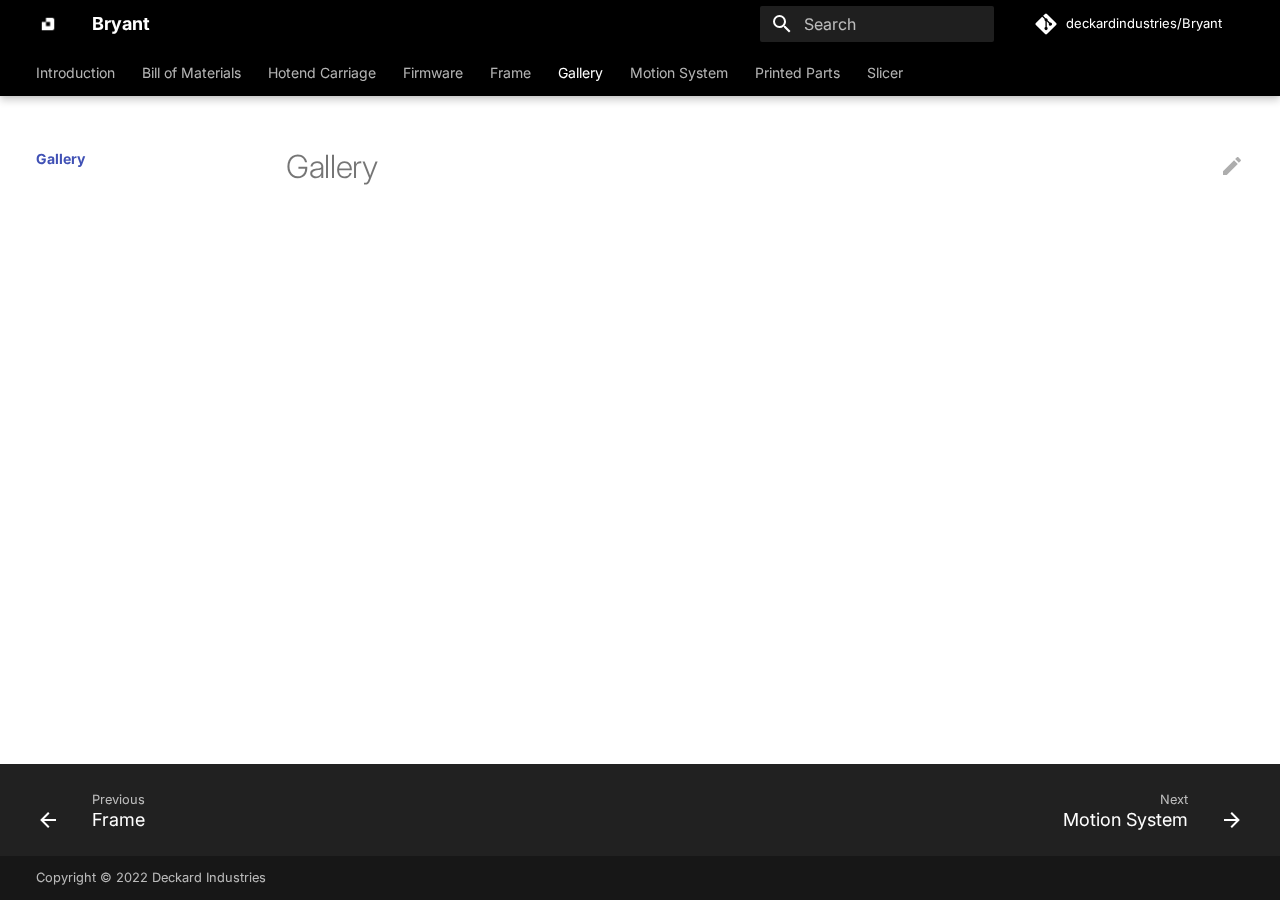
<file: gallery/index.html>
<!doctype html>
<html lang="en" class="no-js">
  <head>
    
      <meta charset="utf-8">
      <meta name="viewport" content="width=device-width,initial-scale=1">
      
      
      
      <link rel="icon" href="../assets/logo.png">
      <meta name="generator" content="mkdocs-1.3.0, mkdocs-material-8.2.9">
    
    
      
        <title>Gallery - Bryant</title>
      
    
    
      <link rel="stylesheet" href="../assets/stylesheets/main.120efc48.min.css">
      
        
        <link rel="stylesheet" href="../assets/stylesheets/palette.9647289d.min.css">
        
          
          
          <meta name="theme-color" content="#000000">
        
      
    
    
    
      
        
        
        <link rel="preconnect" href="https://fonts.gstatic.com" crossorigin>
        <link rel="stylesheet" href="https://fonts.googleapis.com/css?family=Inter:300,300i,400,400i,700,700i%7CFira+Code:400,400i,700,700i&display=fallback">
        <style>:root{--md-text-font:"Inter";--md-code-font:"Fira Code"}</style>
      
    
    
      <link rel="stylesheet" href="../stylesheets/extra.css">
    
    <script>__md_scope=new URL("..",location),__md_get=(e,_=localStorage,t=__md_scope)=>JSON.parse(_.getItem(t.pathname+"."+e)),__md_set=(e,_,t=localStorage,a=__md_scope)=>{try{t.setItem(a.pathname+"."+e,JSON.stringify(_))}catch(e){}}</script>
    
      

    
    
  </head>
  
  
    
    
    
    
    
    <body dir="ltr" data-md-color-scheme="default" data-md-color-primary="black" data-md-color-accent="black">
  
    
    
    <input class="md-toggle" data-md-toggle="drawer" type="checkbox" id="__drawer" autocomplete="off">
    <input class="md-toggle" data-md-toggle="search" type="checkbox" id="__search" autocomplete="off">
    <label class="md-overlay" for="__drawer"></label>
    <div data-md-component="skip">
      
        
        <a href="#gallery" class="md-skip">
          Skip to content
        </a>
      
    </div>
    <div data-md-component="announce">
      
    </div>
    
    
      

  

<header class="md-header md-header--lifted" data-md-component="header">
  <nav class="md-header__inner md-grid" aria-label="Header">
    <a href=".." title="Bryant" class="md-header__button md-logo" aria-label="Bryant" data-md-component="logo">
      
  <img src="../assets/logo.png" alt="logo">

    </a>
    <label class="md-header__button md-icon" for="__drawer">
      <svg xmlns="http://www.w3.org/2000/svg" viewBox="0 0 24 24"><path d="M3 6h18v2H3V6m0 5h18v2H3v-2m0 5h18v2H3v-2Z"/></svg>
    </label>
    <div class="md-header__title" data-md-component="header-title">
      <div class="md-header__ellipsis">
        <div class="md-header__topic">
          <span class="md-ellipsis">
            Bryant
          </span>
        </div>
        <div class="md-header__topic" data-md-component="header-topic">
          <span class="md-ellipsis">
            
              Gallery
            
          </span>
        </div>
      </div>
    </div>
    
    
    
      <label class="md-header__button md-icon" for="__search">
        <svg xmlns="http://www.w3.org/2000/svg" viewBox="0 0 24 24"><path d="M9.5 3A6.5 6.5 0 0 1 16 9.5c0 1.61-.59 3.09-1.56 4.23l.27.27h.79l5 5-1.5 1.5-5-5v-.79l-.27-.27A6.516 6.516 0 0 1 9.5 16 6.5 6.5 0 0 1 3 9.5 6.5 6.5 0 0 1 9.5 3m0 2C7 5 5 7 5 9.5S7 14 9.5 14 14 12 14 9.5 12 5 9.5 5Z"/></svg>
      </label>
      <div class="md-search" data-md-component="search" role="dialog">
  <label class="md-search__overlay" for="__search"></label>
  <div class="md-search__inner" role="search">
    <form class="md-search__form" name="search">
      <input type="text" class="md-search__input" name="query" aria-label="Search" placeholder="Search" autocapitalize="off" autocorrect="off" autocomplete="off" spellcheck="false" data-md-component="search-query" required>
      <label class="md-search__icon md-icon" for="__search">
        <svg xmlns="http://www.w3.org/2000/svg" viewBox="0 0 24 24"><path d="M9.5 3A6.5 6.5 0 0 1 16 9.5c0 1.61-.59 3.09-1.56 4.23l.27.27h.79l5 5-1.5 1.5-5-5v-.79l-.27-.27A6.516 6.516 0 0 1 9.5 16 6.5 6.5 0 0 1 3 9.5 6.5 6.5 0 0 1 9.5 3m0 2C7 5 5 7 5 9.5S7 14 9.5 14 14 12 14 9.5 12 5 9.5 5Z"/></svg>
        <svg xmlns="http://www.w3.org/2000/svg" viewBox="0 0 24 24"><path d="M20 11v2H8l5.5 5.5-1.42 1.42L4.16 12l7.92-7.92L13.5 5.5 8 11h12Z"/></svg>
      </label>
      <nav class="md-search__options" aria-label="Search">
        
        <button type="reset" class="md-search__icon md-icon" aria-label="Clear" tabindex="-1">
          <svg xmlns="http://www.w3.org/2000/svg" viewBox="0 0 24 24"><path d="M19 6.41 17.59 5 12 10.59 6.41 5 5 6.41 10.59 12 5 17.59 6.41 19 12 13.41 17.59 19 19 17.59 13.41 12 19 6.41Z"/></svg>
        </button>
      </nav>
      
    </form>
    <div class="md-search__output">
      <div class="md-search__scrollwrap" data-md-scrollfix>
        <div class="md-search-result" data-md-component="search-result">
          <div class="md-search-result__meta">
            Initializing search
          </div>
          <ol class="md-search-result__list"></ol>
        </div>
      </div>
    </div>
  </div>
</div>
    
    
      <div class="md-header__source">
        <a href="https://github.com/deckardindustries/Bryant" title="Go to repository" class="md-source" data-md-component="source">
  <div class="md-source__icon md-icon">
    
    <svg xmlns="http://www.w3.org/2000/svg" viewBox="0 0 448 512"><!--! Font Awesome Free 6.1.1 by @fontawesome - https://fontawesome.com License - https://fontawesome.com/license/free (Icons: CC BY 4.0, Fonts: SIL OFL 1.1, Code: MIT License) Copyright 2022 Fonticons, Inc.--><path d="M439.55 236.05 244 40.45a28.87 28.87 0 0 0-40.81 0l-40.66 40.63 51.52 51.52c27.06-9.14 52.68 16.77 43.39 43.68l49.66 49.66c34.23-11.8 61.18 31 35.47 56.69-26.49 26.49-70.21-2.87-56-37.34L240.22 199v121.85c25.3 12.54 22.26 41.85 9.08 55a34.34 34.34 0 0 1-48.55 0c-17.57-17.6-11.07-46.91 11.25-56v-123c-20.8-8.51-24.6-30.74-18.64-45L142.57 101 8.45 235.14a28.86 28.86 0 0 0 0 40.81l195.61 195.6a28.86 28.86 0 0 0 40.8 0l194.69-194.69a28.86 28.86 0 0 0 0-40.81z"/></svg>
  </div>
  <div class="md-source__repository">
    deckardindustries/Bryant
  </div>
</a>
      </div>
    
  </nav>
  
    
      
<nav class="md-tabs" aria-label="Tabs" data-md-component="tabs">
  <div class="md-tabs__inner md-grid">
    <ul class="md-tabs__list">
      
        
  
  


  <li class="md-tabs__item">
    <a href=".." class="md-tabs__link">
      Introduction
    </a>
  </li>

      
        
  
  


  <li class="md-tabs__item">
    <a href="../bom/" class="md-tabs__link">
      Bill of Materials
    </a>
  </li>

      
        
  
  


  <li class="md-tabs__item">
    <a href="../carriage/" class="md-tabs__link">
      Hotend Carriage
    </a>
  </li>

      
        
  
  


  <li class="md-tabs__item">
    <a href="../firmware/" class="md-tabs__link">
      Firmware
    </a>
  </li>

      
        
  
  


  <li class="md-tabs__item">
    <a href="../frame/" class="md-tabs__link">
      Frame
    </a>
  </li>

      
        
  
  
    
  


  <li class="md-tabs__item">
    <a href="./" class="md-tabs__link md-tabs__link--active">
      Gallery
    </a>
  </li>

      
        
  
  


  <li class="md-tabs__item">
    <a href="../motion/" class="md-tabs__link">
      Motion System
    </a>
  </li>

      
        
  
  


  <li class="md-tabs__item">
    <a href="../printing/" class="md-tabs__link">
      Printed Parts
    </a>
  </li>

      
        
  
  


  <li class="md-tabs__item">
    <a href="../slicer/" class="md-tabs__link">
      Slicer
    </a>
  </li>

      
    </ul>
  </div>
</nav>
    
  
</header>
    
    <div class="md-container" data-md-component="container">
      
      
        
      
      <main class="md-main" data-md-component="main">
        <div class="md-main__inner md-grid">
          
            
              
              <div class="md-sidebar md-sidebar--primary" data-md-component="sidebar" data-md-type="navigation" >
                <div class="md-sidebar__scrollwrap">
                  <div class="md-sidebar__inner">
                    

  


  

<nav class="md-nav md-nav--primary md-nav--lifted md-nav--integrated" aria-label="Navigation" data-md-level="0">
  <label class="md-nav__title" for="__drawer">
    <a href=".." title="Bryant" class="md-nav__button md-logo" aria-label="Bryant" data-md-component="logo">
      
  <img src="../assets/logo.png" alt="logo">

    </a>
    Bryant
  </label>
  
    <div class="md-nav__source">
      <a href="https://github.com/deckardindustries/Bryant" title="Go to repository" class="md-source" data-md-component="source">
  <div class="md-source__icon md-icon">
    
    <svg xmlns="http://www.w3.org/2000/svg" viewBox="0 0 448 512"><!--! Font Awesome Free 6.1.1 by @fontawesome - https://fontawesome.com License - https://fontawesome.com/license/free (Icons: CC BY 4.0, Fonts: SIL OFL 1.1, Code: MIT License) Copyright 2022 Fonticons, Inc.--><path d="M439.55 236.05 244 40.45a28.87 28.87 0 0 0-40.81 0l-40.66 40.63 51.52 51.52c27.06-9.14 52.68 16.77 43.39 43.68l49.66 49.66c34.23-11.8 61.18 31 35.47 56.69-26.49 26.49-70.21-2.87-56-37.34L240.22 199v121.85c25.3 12.54 22.26 41.85 9.08 55a34.34 34.34 0 0 1-48.55 0c-17.57-17.6-11.07-46.91 11.25-56v-123c-20.8-8.51-24.6-30.74-18.64-45L142.57 101 8.45 235.14a28.86 28.86 0 0 0 0 40.81l195.61 195.6a28.86 28.86 0 0 0 40.8 0l194.69-194.69a28.86 28.86 0 0 0 0-40.81z"/></svg>
  </div>
  <div class="md-source__repository">
    deckardindustries/Bryant
  </div>
</a>
    </div>
  
  <ul class="md-nav__list" data-md-scrollfix>
    
      
      
      

  
  
  
    <li class="md-nav__item">
      <a href=".." class="md-nav__link">
        Introduction
      </a>
    </li>
  

    
      
      
      

  
  
  
    <li class="md-nav__item">
      <a href="../bom/" class="md-nav__link">
        Bill of Materials
      </a>
    </li>
  

    
      
      
      

  
  
  
    <li class="md-nav__item">
      <a href="../carriage/" class="md-nav__link">
        Hotend Carriage
      </a>
    </li>
  

    
      
      
      

  
  
  
    <li class="md-nav__item">
      <a href="../firmware/" class="md-nav__link">
        Firmware
      </a>
    </li>
  

    
      
      
      

  
  
  
    <li class="md-nav__item">
      <a href="../frame/" class="md-nav__link">
        Frame
      </a>
    </li>
  

    
      
      
      

  
  
    
  
  
    <li class="md-nav__item md-nav__item--active">
      
      <input class="md-nav__toggle md-toggle" data-md-toggle="toc" type="checkbox" id="__toc">
      
      
        
      
      
      <a href="./" class="md-nav__link md-nav__link--active">
        Gallery
      </a>
      
    </li>
  

    
      
      
      

  
  
  
    <li class="md-nav__item">
      <a href="../motion/" class="md-nav__link">
        Motion System
      </a>
    </li>
  

    
      
      
      

  
  
  
    <li class="md-nav__item">
      <a href="../printing/" class="md-nav__link">
        Printed Parts
      </a>
    </li>
  

    
      
      
      

  
  
  
    <li class="md-nav__item">
      <a href="../slicer/" class="md-nav__link">
        Slicer
      </a>
    </li>
  

    
  </ul>
</nav>
                  </div>
                </div>
              </div>
            
            
          
          <div class="md-content" data-md-component="content">
            <article class="md-content__inner md-typeset">
              
                
  <a href="https://github.com/deckardindustries/Bryant/edit/master/docs/gallery.md" title="Edit this page" class="md-content__button md-icon">
    <svg xmlns="http://www.w3.org/2000/svg" viewBox="0 0 24 24"><path d="M20.71 7.04c.39-.39.39-1.04 0-1.41l-2.34-2.34c-.37-.39-1.02-.39-1.41 0l-1.84 1.83 3.75 3.75M3 17.25V21h3.75L17.81 9.93l-3.75-3.75L3 17.25Z"/></svg>
  </a>



<h1 id="gallery">Gallery</h1>

              
            </article>
          </div>
        </div>
        
      </main>
      
        <footer class="md-footer">
  
    <nav class="md-footer__inner md-grid" aria-label="Footer">
      
        
        <a href="../frame/" class="md-footer__link md-footer__link--prev" aria-label="Previous: Frame" rel="prev">
          <div class="md-footer__button md-icon">
            <svg xmlns="http://www.w3.org/2000/svg" viewBox="0 0 24 24"><path d="M20 11v2H8l5.5 5.5-1.42 1.42L4.16 12l7.92-7.92L13.5 5.5 8 11h12Z"/></svg>
          </div>
          <div class="md-footer__title">
            <div class="md-ellipsis">
              <span class="md-footer__direction">
                Previous
              </span>
              Frame
            </div>
          </div>
        </a>
      
      
        
        <a href="../motion/" class="md-footer__link md-footer__link--next" aria-label="Next: Motion System" rel="next">
          <div class="md-footer__title">
            <div class="md-ellipsis">
              <span class="md-footer__direction">
                Next
              </span>
              Motion System
            </div>
          </div>
          <div class="md-footer__button md-icon">
            <svg xmlns="http://www.w3.org/2000/svg" viewBox="0 0 24 24"><path d="M4 11v2h12l-5.5 5.5 1.42 1.42L19.84 12l-7.92-7.92L10.5 5.5 16 11H4Z"/></svg>
          </div>
        </a>
      
    </nav>
  
  <div class="md-footer-meta md-typeset">
    <div class="md-footer-meta__inner md-grid">
      <div class="md-copyright">
  
    <div class="md-copyright__highlight">
      Copyright &copy; 2022 Deckard Industries
    </div>
  
  
</div>
      
    </div>
  </div>
</footer>
      
    </div>
    <div class="md-dialog" data-md-component="dialog">
      <div class="md-dialog__inner md-typeset"></div>
    </div>
    <script id="__config" type="application/json">{"base": "..", "features": ["navigation.tabs", "navigation.tabs.sticky", "navigation.indexes", "navigation.tracking", "toc.integrate"], "search": "../assets/javascripts/workers/search.2a1c317c.min.js", "translations": {"clipboard.copied": "Copied to clipboard", "clipboard.copy": "Copy to clipboard", "search.config.lang": "en", "search.config.pipeline": "trimmer, stopWordFilter", "search.config.separator": "[\\s\\-]+", "search.placeholder": "Search", "search.result.more.one": "1 more on this page", "search.result.more.other": "# more on this page", "search.result.none": "No matching documents", "search.result.one": "1 matching document", "search.result.other": "# matching documents", "search.result.placeholder": "Type to start searching", "search.result.term.missing": "Missing", "select.version.title": "Select version"}}</script>
    
    
      <script src="../assets/javascripts/bundle.6e54b5cd.min.js"></script>
      
    
  </body>
</html>
</file>
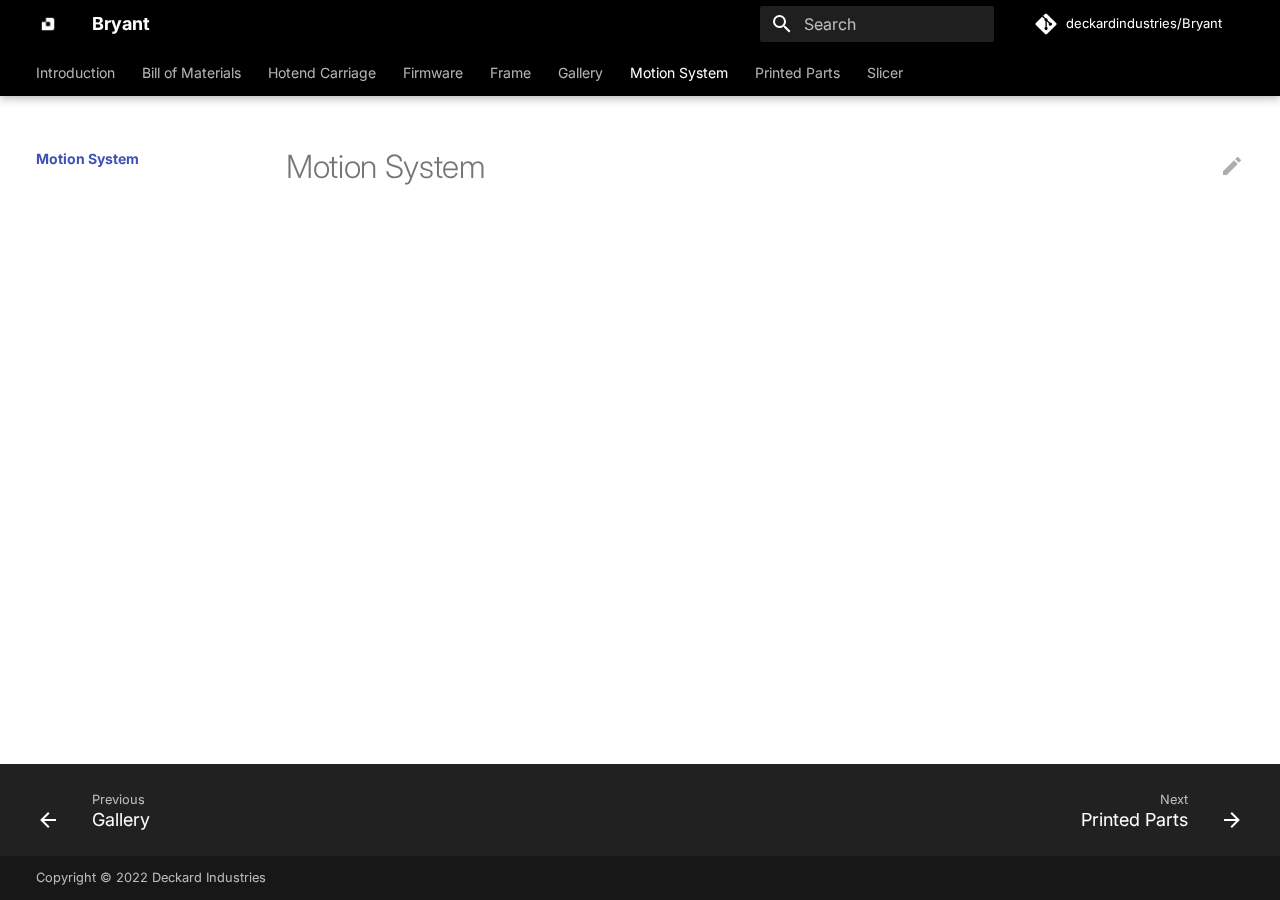
<file: motion/index.html>
<!doctype html>
<html lang="en" class="no-js">
  <head>
    
      <meta charset="utf-8">
      <meta name="viewport" content="width=device-width,initial-scale=1">
      
      
      
      <link rel="icon" href="../assets/logo.png">
      <meta name="generator" content="mkdocs-1.3.0, mkdocs-material-8.2.9">
    
    
      
        <title>Motion System - Bryant</title>
      
    
    
      <link rel="stylesheet" href="../assets/stylesheets/main.120efc48.min.css">
      
        
        <link rel="stylesheet" href="../assets/stylesheets/palette.9647289d.min.css">
        
          
          
          <meta name="theme-color" content="#000000">
        
      
    
    
    
      
        
        
        <link rel="preconnect" href="https://fonts.gstatic.com" crossorigin>
        <link rel="stylesheet" href="https://fonts.googleapis.com/css?family=Inter:300,300i,400,400i,700,700i%7CFira+Code:400,400i,700,700i&display=fallback">
        <style>:root{--md-text-font:"Inter";--md-code-font:"Fira Code"}</style>
      
    
    
      <link rel="stylesheet" href="../stylesheets/extra.css">
    
    <script>__md_scope=new URL("..",location),__md_get=(e,_=localStorage,t=__md_scope)=>JSON.parse(_.getItem(t.pathname+"."+e)),__md_set=(e,_,t=localStorage,a=__md_scope)=>{try{t.setItem(a.pathname+"."+e,JSON.stringify(_))}catch(e){}}</script>
    
      

    
    
  </head>
  
  
    
    
    
    
    
    <body dir="ltr" data-md-color-scheme="default" data-md-color-primary="black" data-md-color-accent="black">
  
    
    
    <input class="md-toggle" data-md-toggle="drawer" type="checkbox" id="__drawer" autocomplete="off">
    <input class="md-toggle" data-md-toggle="search" type="checkbox" id="__search" autocomplete="off">
    <label class="md-overlay" for="__drawer"></label>
    <div data-md-component="skip">
      
        
        <a href="#motion-system" class="md-skip">
          Skip to content
        </a>
      
    </div>
    <div data-md-component="announce">
      
    </div>
    
    
      

  

<header class="md-header md-header--lifted" data-md-component="header">
  <nav class="md-header__inner md-grid" aria-label="Header">
    <a href=".." title="Bryant" class="md-header__button md-logo" aria-label="Bryant" data-md-component="logo">
      
  <img src="../assets/logo.png" alt="logo">

    </a>
    <label class="md-header__button md-icon" for="__drawer">
      <svg xmlns="http://www.w3.org/2000/svg" viewBox="0 0 24 24"><path d="M3 6h18v2H3V6m0 5h18v2H3v-2m0 5h18v2H3v-2Z"/></svg>
    </label>
    <div class="md-header__title" data-md-component="header-title">
      <div class="md-header__ellipsis">
        <div class="md-header__topic">
          <span class="md-ellipsis">
            Bryant
          </span>
        </div>
        <div class="md-header__topic" data-md-component="header-topic">
          <span class="md-ellipsis">
            
              Motion System
            
          </span>
        </div>
      </div>
    </div>
    
    
    
      <label class="md-header__button md-icon" for="__search">
        <svg xmlns="http://www.w3.org/2000/svg" viewBox="0 0 24 24"><path d="M9.5 3A6.5 6.5 0 0 1 16 9.5c0 1.61-.59 3.09-1.56 4.23l.27.27h.79l5 5-1.5 1.5-5-5v-.79l-.27-.27A6.516 6.516 0 0 1 9.5 16 6.5 6.5 0 0 1 3 9.5 6.5 6.5 0 0 1 9.5 3m0 2C7 5 5 7 5 9.5S7 14 9.5 14 14 12 14 9.5 12 5 9.5 5Z"/></svg>
      </label>
      <div class="md-search" data-md-component="search" role="dialog">
  <label class="md-search__overlay" for="__search"></label>
  <div class="md-search__inner" role="search">
    <form class="md-search__form" name="search">
      <input type="text" class="md-search__input" name="query" aria-label="Search" placeholder="Search" autocapitalize="off" autocorrect="off" autocomplete="off" spellcheck="false" data-md-component="search-query" required>
      <label class="md-search__icon md-icon" for="__search">
        <svg xmlns="http://www.w3.org/2000/svg" viewBox="0 0 24 24"><path d="M9.5 3A6.5 6.5 0 0 1 16 9.5c0 1.61-.59 3.09-1.56 4.23l.27.27h.79l5 5-1.5 1.5-5-5v-.79l-.27-.27A6.516 6.516 0 0 1 9.5 16 6.5 6.5 0 0 1 3 9.5 6.5 6.5 0 0 1 9.5 3m0 2C7 5 5 7 5 9.5S7 14 9.5 14 14 12 14 9.5 12 5 9.5 5Z"/></svg>
        <svg xmlns="http://www.w3.org/2000/svg" viewBox="0 0 24 24"><path d="M20 11v2H8l5.5 5.5-1.42 1.42L4.16 12l7.92-7.92L13.5 5.5 8 11h12Z"/></svg>
      </label>
      <nav class="md-search__options" aria-label="Search">
        
        <button type="reset" class="md-search__icon md-icon" aria-label="Clear" tabindex="-1">
          <svg xmlns="http://www.w3.org/2000/svg" viewBox="0 0 24 24"><path d="M19 6.41 17.59 5 12 10.59 6.41 5 5 6.41 10.59 12 5 17.59 6.41 19 12 13.41 17.59 19 19 17.59 13.41 12 19 6.41Z"/></svg>
        </button>
      </nav>
      
    </form>
    <div class="md-search__output">
      <div class="md-search__scrollwrap" data-md-scrollfix>
        <div class="md-search-result" data-md-component="search-result">
          <div class="md-search-result__meta">
            Initializing search
          </div>
          <ol class="md-search-result__list"></ol>
        </div>
      </div>
    </div>
  </div>
</div>
    
    
      <div class="md-header__source">
        <a href="https://github.com/deckardindustries/Bryant" title="Go to repository" class="md-source" data-md-component="source">
  <div class="md-source__icon md-icon">
    
    <svg xmlns="http://www.w3.org/2000/svg" viewBox="0 0 448 512"><!--! Font Awesome Free 6.1.1 by @fontawesome - https://fontawesome.com License - https://fontawesome.com/license/free (Icons: CC BY 4.0, Fonts: SIL OFL 1.1, Code: MIT License) Copyright 2022 Fonticons, Inc.--><path d="M439.55 236.05 244 40.45a28.87 28.87 0 0 0-40.81 0l-40.66 40.63 51.52 51.52c27.06-9.14 52.68 16.77 43.39 43.68l49.66 49.66c34.23-11.8 61.18 31 35.47 56.69-26.49 26.49-70.21-2.87-56-37.34L240.22 199v121.85c25.3 12.54 22.26 41.85 9.08 55a34.34 34.34 0 0 1-48.55 0c-17.57-17.6-11.07-46.91 11.25-56v-123c-20.8-8.51-24.6-30.74-18.64-45L142.57 101 8.45 235.14a28.86 28.86 0 0 0 0 40.81l195.61 195.6a28.86 28.86 0 0 0 40.8 0l194.69-194.69a28.86 28.86 0 0 0 0-40.81z"/></svg>
  </div>
  <div class="md-source__repository">
    deckardindustries/Bryant
  </div>
</a>
      </div>
    
  </nav>
  
    
      
<nav class="md-tabs" aria-label="Tabs" data-md-component="tabs">
  <div class="md-tabs__inner md-grid">
    <ul class="md-tabs__list">
      
        
  
  


  <li class="md-tabs__item">
    <a href=".." class="md-tabs__link">
      Introduction
    </a>
  </li>

      
        
  
  


  <li class="md-tabs__item">
    <a href="../bom/" class="md-tabs__link">
      Bill of Materials
    </a>
  </li>

      
        
  
  


  <li class="md-tabs__item">
    <a href="../carriage/" class="md-tabs__link">
      Hotend Carriage
    </a>
  </li>

      
        
  
  


  <li class="md-tabs__item">
    <a href="../firmware/" class="md-tabs__link">
      Firmware
    </a>
  </li>

      
        
  
  


  <li class="md-tabs__item">
    <a href="../frame/" class="md-tabs__link">
      Frame
    </a>
  </li>

      
        
  
  


  <li class="md-tabs__item">
    <a href="../gallery/" class="md-tabs__link">
      Gallery
    </a>
  </li>

      
        
  
  
    
  


  <li class="md-tabs__item">
    <a href="./" class="md-tabs__link md-tabs__link--active">
      Motion System
    </a>
  </li>

      
        
  
  


  <li class="md-tabs__item">
    <a href="../printing/" class="md-tabs__link">
      Printed Parts
    </a>
  </li>

      
        
  
  


  <li class="md-tabs__item">
    <a href="../slicer/" class="md-tabs__link">
      Slicer
    </a>
  </li>

      
    </ul>
  </div>
</nav>
    
  
</header>
    
    <div class="md-container" data-md-component="container">
      
      
        
      
      <main class="md-main" data-md-component="main">
        <div class="md-main__inner md-grid">
          
            
              
              <div class="md-sidebar md-sidebar--primary" data-md-component="sidebar" data-md-type="navigation" >
                <div class="md-sidebar__scrollwrap">
                  <div class="md-sidebar__inner">
                    

  


  

<nav class="md-nav md-nav--primary md-nav--lifted md-nav--integrated" aria-label="Navigation" data-md-level="0">
  <label class="md-nav__title" for="__drawer">
    <a href=".." title="Bryant" class="md-nav__button md-logo" aria-label="Bryant" data-md-component="logo">
      
  <img src="../assets/logo.png" alt="logo">

    </a>
    Bryant
  </label>
  
    <div class="md-nav__source">
      <a href="https://github.com/deckardindustries/Bryant" title="Go to repository" class="md-source" data-md-component="source">
  <div class="md-source__icon md-icon">
    
    <svg xmlns="http://www.w3.org/2000/svg" viewBox="0 0 448 512"><!--! Font Awesome Free 6.1.1 by @fontawesome - https://fontawesome.com License - https://fontawesome.com/license/free (Icons: CC BY 4.0, Fonts: SIL OFL 1.1, Code: MIT License) Copyright 2022 Fonticons, Inc.--><path d="M439.55 236.05 244 40.45a28.87 28.87 0 0 0-40.81 0l-40.66 40.63 51.52 51.52c27.06-9.14 52.68 16.77 43.39 43.68l49.66 49.66c34.23-11.8 61.18 31 35.47 56.69-26.49 26.49-70.21-2.87-56-37.34L240.22 199v121.85c25.3 12.54 22.26 41.85 9.08 55a34.34 34.34 0 0 1-48.55 0c-17.57-17.6-11.07-46.91 11.25-56v-123c-20.8-8.51-24.6-30.74-18.64-45L142.57 101 8.45 235.14a28.86 28.86 0 0 0 0 40.81l195.61 195.6a28.86 28.86 0 0 0 40.8 0l194.69-194.69a28.86 28.86 0 0 0 0-40.81z"/></svg>
  </div>
  <div class="md-source__repository">
    deckardindustries/Bryant
  </div>
</a>
    </div>
  
  <ul class="md-nav__list" data-md-scrollfix>
    
      
      
      

  
  
  
    <li class="md-nav__item">
      <a href=".." class="md-nav__link">
        Introduction
      </a>
    </li>
  

    
      
      
      

  
  
  
    <li class="md-nav__item">
      <a href="../bom/" class="md-nav__link">
        Bill of Materials
      </a>
    </li>
  

    
      
      
      

  
  
  
    <li class="md-nav__item">
      <a href="../carriage/" class="md-nav__link">
        Hotend Carriage
      </a>
    </li>
  

    
      
      
      

  
  
  
    <li class="md-nav__item">
      <a href="../firmware/" class="md-nav__link">
        Firmware
      </a>
    </li>
  

    
      
      
      

  
  
  
    <li class="md-nav__item">
      <a href="../frame/" class="md-nav__link">
        Frame
      </a>
    </li>
  

    
      
      
      

  
  
  
    <li class="md-nav__item">
      <a href="../gallery/" class="md-nav__link">
        Gallery
      </a>
    </li>
  

    
      
      
      

  
  
    
  
  
    <li class="md-nav__item md-nav__item--active">
      
      <input class="md-nav__toggle md-toggle" data-md-toggle="toc" type="checkbox" id="__toc">
      
      
        
      
      
      <a href="./" class="md-nav__link md-nav__link--active">
        Motion System
      </a>
      
    </li>
  

    
      
      
      

  
  
  
    <li class="md-nav__item">
      <a href="../printing/" class="md-nav__link">
        Printed Parts
      </a>
    </li>
  

    
      
      
      

  
  
  
    <li class="md-nav__item">
      <a href="../slicer/" class="md-nav__link">
        Slicer
      </a>
    </li>
  

    
  </ul>
</nav>
                  </div>
                </div>
              </div>
            
            
          
          <div class="md-content" data-md-component="content">
            <article class="md-content__inner md-typeset">
              
                
  <a href="https://github.com/deckardindustries/Bryant/edit/master/docs/motion.md" title="Edit this page" class="md-content__button md-icon">
    <svg xmlns="http://www.w3.org/2000/svg" viewBox="0 0 24 24"><path d="M20.71 7.04c.39-.39.39-1.04 0-1.41l-2.34-2.34c-.37-.39-1.02-.39-1.41 0l-1.84 1.83 3.75 3.75M3 17.25V21h3.75L17.81 9.93l-3.75-3.75L3 17.25Z"/></svg>
  </a>



<h1 id="motion-system">Motion System</h1>

              
            </article>
          </div>
        </div>
        
      </main>
      
        <footer class="md-footer">
  
    <nav class="md-footer__inner md-grid" aria-label="Footer">
      
        
        <a href="../gallery/" class="md-footer__link md-footer__link--prev" aria-label="Previous: Gallery" rel="prev">
          <div class="md-footer__button md-icon">
            <svg xmlns="http://www.w3.org/2000/svg" viewBox="0 0 24 24"><path d="M20 11v2H8l5.5 5.5-1.42 1.42L4.16 12l7.92-7.92L13.5 5.5 8 11h12Z"/></svg>
          </div>
          <div class="md-footer__title">
            <div class="md-ellipsis">
              <span class="md-footer__direction">
                Previous
              </span>
              Gallery
            </div>
          </div>
        </a>
      
      
        
        <a href="../printing/" class="md-footer__link md-footer__link--next" aria-label="Next: Printed Parts" rel="next">
          <div class="md-footer__title">
            <div class="md-ellipsis">
              <span class="md-footer__direction">
                Next
              </span>
              Printed Parts
            </div>
          </div>
          <div class="md-footer__button md-icon">
            <svg xmlns="http://www.w3.org/2000/svg" viewBox="0 0 24 24"><path d="M4 11v2h12l-5.5 5.5 1.42 1.42L19.84 12l-7.92-7.92L10.5 5.5 16 11H4Z"/></svg>
          </div>
        </a>
      
    </nav>
  
  <div class="md-footer-meta md-typeset">
    <div class="md-footer-meta__inner md-grid">
      <div class="md-copyright">
  
    <div class="md-copyright__highlight">
      Copyright &copy; 2022 Deckard Industries
    </div>
  
  
</div>
      
    </div>
  </div>
</footer>
      
    </div>
    <div class="md-dialog" data-md-component="dialog">
      <div class="md-dialog__inner md-typeset"></div>
    </div>
    <script id="__config" type="application/json">{"base": "..", "features": ["navigation.tabs", "navigation.tabs.sticky", "navigation.indexes", "navigation.tracking", "toc.integrate"], "search": "../assets/javascripts/workers/search.2a1c317c.min.js", "translations": {"clipboard.copied": "Copied to clipboard", "clipboard.copy": "Copy to clipboard", "search.config.lang": "en", "search.config.pipeline": "trimmer, stopWordFilter", "search.config.separator": "[\\s\\-]+", "search.placeholder": "Search", "search.result.more.one": "1 more on this page", "search.result.more.other": "# more on this page", "search.result.none": "No matching documents", "search.result.one": "1 matching document", "search.result.other": "# matching documents", "search.result.placeholder": "Type to start searching", "search.result.term.missing": "Missing", "select.version.title": "Select version"}}</script>
    
    
      <script src="../assets/javascripts/bundle.6e54b5cd.min.js"></script>
      
    
  </body>
</html>
</file>
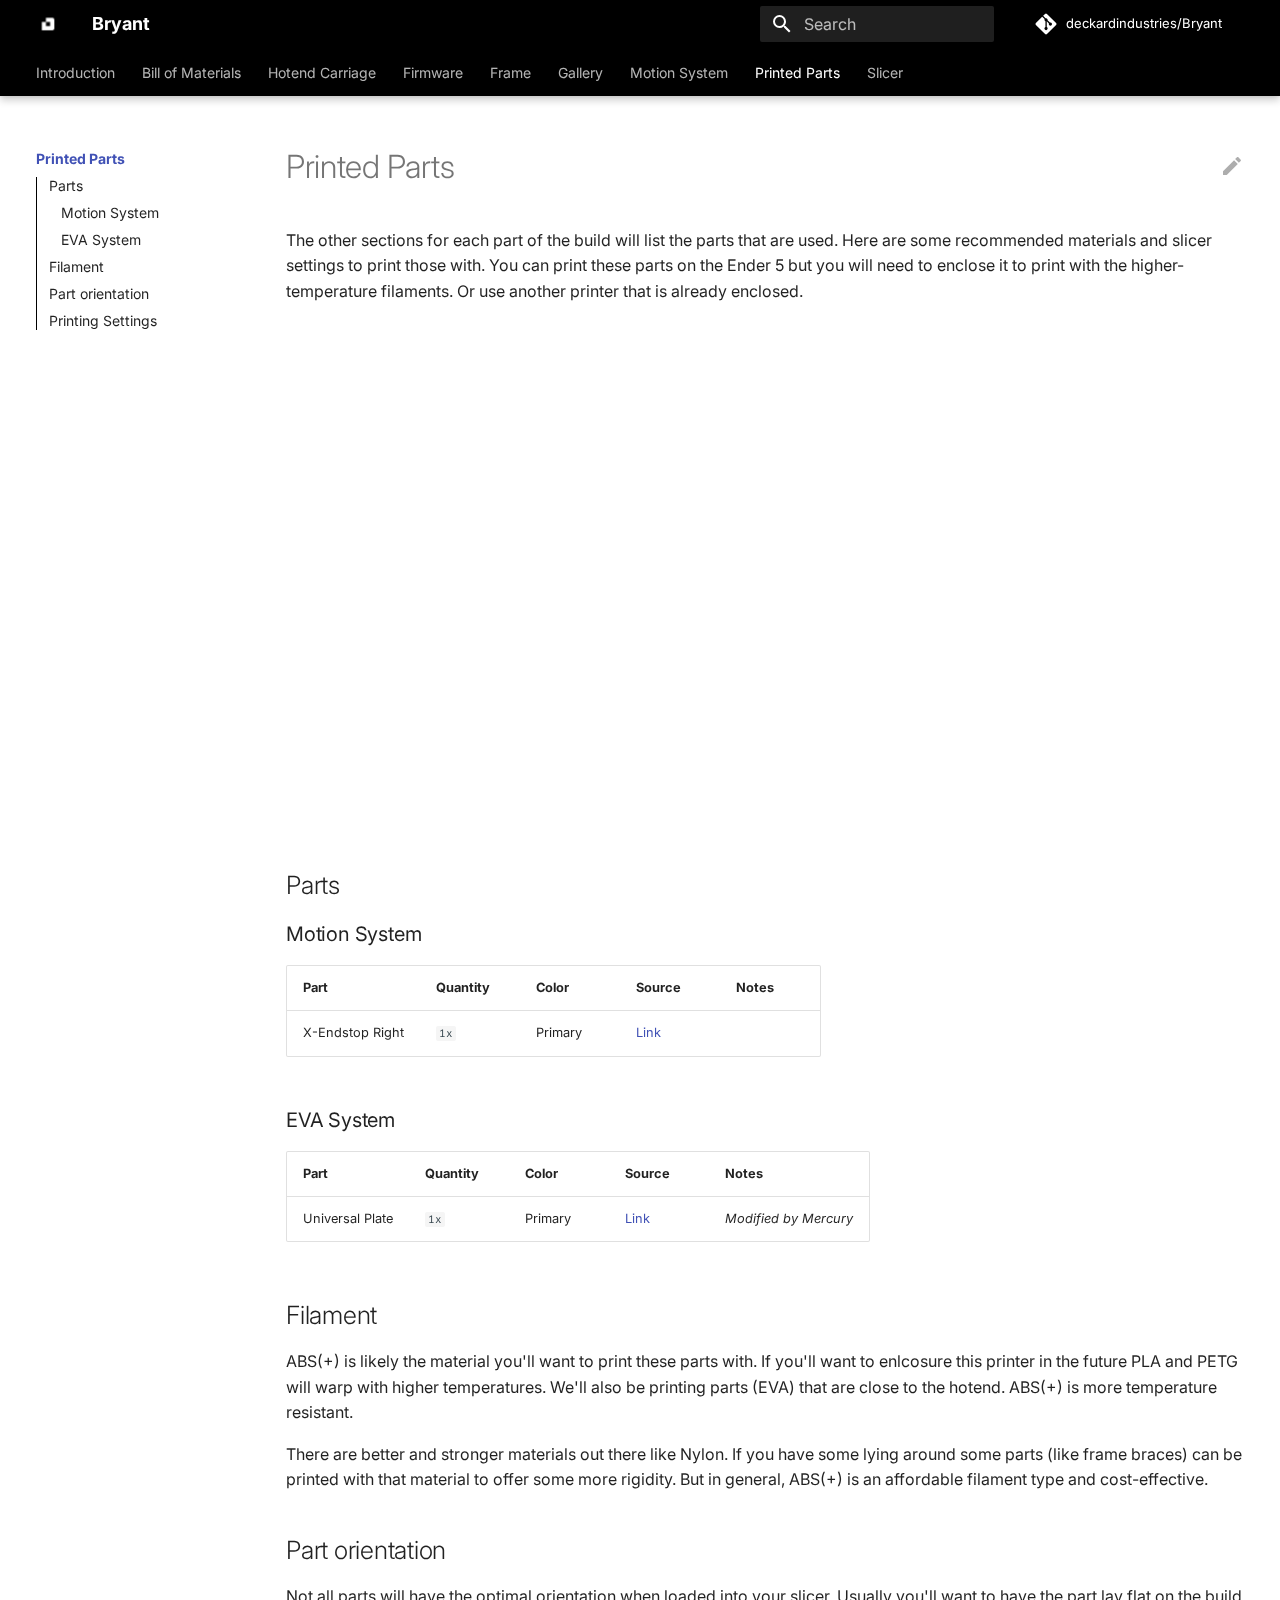
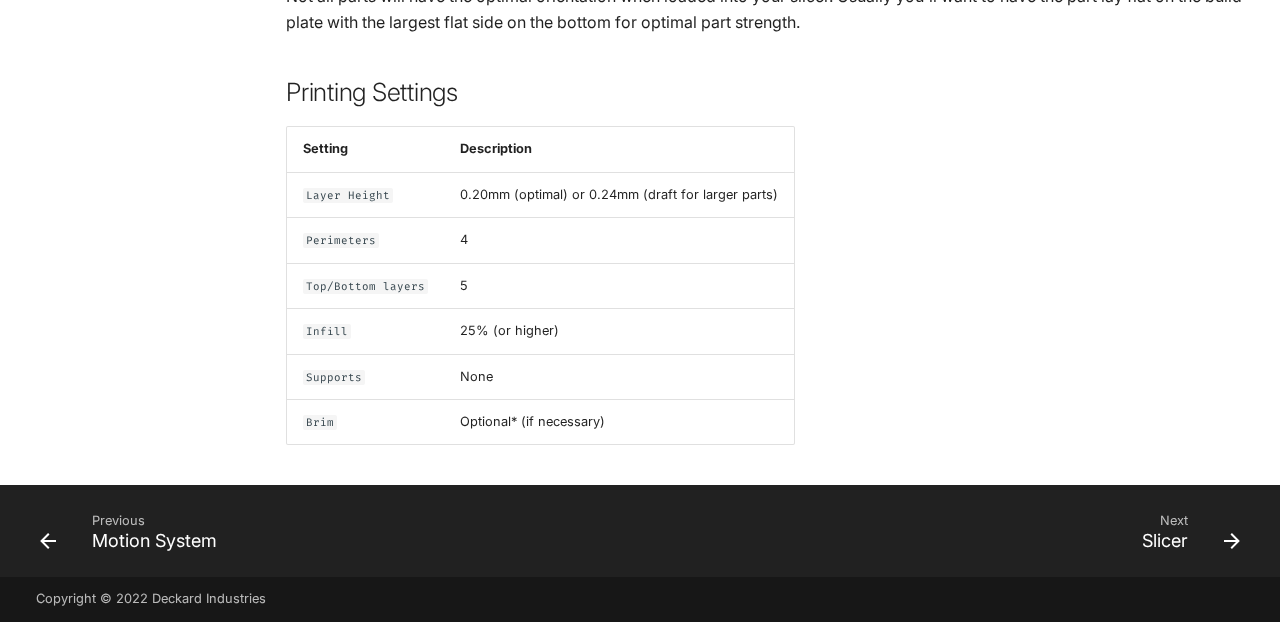
<file: printing/index.html>
<!doctype html>
<html lang="en" class="no-js">
  <head>
    
      <meta charset="utf-8">
      <meta name="viewport" content="width=device-width,initial-scale=1">
      
      
      
      <link rel="icon" href="../assets/logo.png">
      <meta name="generator" content="mkdocs-1.3.0, mkdocs-material-8.2.9">
    
    
      
        <title>Printed Parts - Bryant</title>
      
    
    
      <link rel="stylesheet" href="../assets/stylesheets/main.120efc48.min.css">
      
        
        <link rel="stylesheet" href="../assets/stylesheets/palette.9647289d.min.css">
        
          
          
          <meta name="theme-color" content="#000000">
        
      
    
    
    
      
        
        
        <link rel="preconnect" href="https://fonts.gstatic.com" crossorigin>
        <link rel="stylesheet" href="https://fonts.googleapis.com/css?family=Inter:300,300i,400,400i,700,700i%7CFira+Code:400,400i,700,700i&display=fallback">
        <style>:root{--md-text-font:"Inter";--md-code-font:"Fira Code"}</style>
      
    
    
      <link rel="stylesheet" href="../stylesheets/extra.css">
    
    <script>__md_scope=new URL("..",location),__md_get=(e,_=localStorage,t=__md_scope)=>JSON.parse(_.getItem(t.pathname+"."+e)),__md_set=(e,_,t=localStorage,a=__md_scope)=>{try{t.setItem(a.pathname+"."+e,JSON.stringify(_))}catch(e){}}</script>
    
      

    
    
  </head>
  
  
    
    
    
    
    
    <body dir="ltr" data-md-color-scheme="default" data-md-color-primary="black" data-md-color-accent="black">
  
    
    
    <input class="md-toggle" data-md-toggle="drawer" type="checkbox" id="__drawer" autocomplete="off">
    <input class="md-toggle" data-md-toggle="search" type="checkbox" id="__search" autocomplete="off">
    <label class="md-overlay" for="__drawer"></label>
    <div data-md-component="skip">
      
        
        <a href="#printed-parts" class="md-skip">
          Skip to content
        </a>
      
    </div>
    <div data-md-component="announce">
      
    </div>
    
    
      

  

<header class="md-header md-header--lifted" data-md-component="header">
  <nav class="md-header__inner md-grid" aria-label="Header">
    <a href=".." title="Bryant" class="md-header__button md-logo" aria-label="Bryant" data-md-component="logo">
      
  <img src="../assets/logo.png" alt="logo">

    </a>
    <label class="md-header__button md-icon" for="__drawer">
      <svg xmlns="http://www.w3.org/2000/svg" viewBox="0 0 24 24"><path d="M3 6h18v2H3V6m0 5h18v2H3v-2m0 5h18v2H3v-2Z"/></svg>
    </label>
    <div class="md-header__title" data-md-component="header-title">
      <div class="md-header__ellipsis">
        <div class="md-header__topic">
          <span class="md-ellipsis">
            Bryant
          </span>
        </div>
        <div class="md-header__topic" data-md-component="header-topic">
          <span class="md-ellipsis">
            
              Printed Parts
            
          </span>
        </div>
      </div>
    </div>
    
    
    
      <label class="md-header__button md-icon" for="__search">
        <svg xmlns="http://www.w3.org/2000/svg" viewBox="0 0 24 24"><path d="M9.5 3A6.5 6.5 0 0 1 16 9.5c0 1.61-.59 3.09-1.56 4.23l.27.27h.79l5 5-1.5 1.5-5-5v-.79l-.27-.27A6.516 6.516 0 0 1 9.5 16 6.5 6.5 0 0 1 3 9.5 6.5 6.5 0 0 1 9.5 3m0 2C7 5 5 7 5 9.5S7 14 9.5 14 14 12 14 9.5 12 5 9.5 5Z"/></svg>
      </label>
      <div class="md-search" data-md-component="search" role="dialog">
  <label class="md-search__overlay" for="__search"></label>
  <div class="md-search__inner" role="search">
    <form class="md-search__form" name="search">
      <input type="text" class="md-search__input" name="query" aria-label="Search" placeholder="Search" autocapitalize="off" autocorrect="off" autocomplete="off" spellcheck="false" data-md-component="search-query" required>
      <label class="md-search__icon md-icon" for="__search">
        <svg xmlns="http://www.w3.org/2000/svg" viewBox="0 0 24 24"><path d="M9.5 3A6.5 6.5 0 0 1 16 9.5c0 1.61-.59 3.09-1.56 4.23l.27.27h.79l5 5-1.5 1.5-5-5v-.79l-.27-.27A6.516 6.516 0 0 1 9.5 16 6.5 6.5 0 0 1 3 9.5 6.5 6.5 0 0 1 9.5 3m0 2C7 5 5 7 5 9.5S7 14 9.5 14 14 12 14 9.5 12 5 9.5 5Z"/></svg>
        <svg xmlns="http://www.w3.org/2000/svg" viewBox="0 0 24 24"><path d="M20 11v2H8l5.5 5.5-1.42 1.42L4.16 12l7.92-7.92L13.5 5.5 8 11h12Z"/></svg>
      </label>
      <nav class="md-search__options" aria-label="Search">
        
        <button type="reset" class="md-search__icon md-icon" aria-label="Clear" tabindex="-1">
          <svg xmlns="http://www.w3.org/2000/svg" viewBox="0 0 24 24"><path d="M19 6.41 17.59 5 12 10.59 6.41 5 5 6.41 10.59 12 5 17.59 6.41 19 12 13.41 17.59 19 19 17.59 13.41 12 19 6.41Z"/></svg>
        </button>
      </nav>
      
    </form>
    <div class="md-search__output">
      <div class="md-search__scrollwrap" data-md-scrollfix>
        <div class="md-search-result" data-md-component="search-result">
          <div class="md-search-result__meta">
            Initializing search
          </div>
          <ol class="md-search-result__list"></ol>
        </div>
      </div>
    </div>
  </div>
</div>
    
    
      <div class="md-header__source">
        <a href="https://github.com/deckardindustries/Bryant" title="Go to repository" class="md-source" data-md-component="source">
  <div class="md-source__icon md-icon">
    
    <svg xmlns="http://www.w3.org/2000/svg" viewBox="0 0 448 512"><!--! Font Awesome Free 6.1.1 by @fontawesome - https://fontawesome.com License - https://fontawesome.com/license/free (Icons: CC BY 4.0, Fonts: SIL OFL 1.1, Code: MIT License) Copyright 2022 Fonticons, Inc.--><path d="M439.55 236.05 244 40.45a28.87 28.87 0 0 0-40.81 0l-40.66 40.63 51.52 51.52c27.06-9.14 52.68 16.77 43.39 43.68l49.66 49.66c34.23-11.8 61.18 31 35.47 56.69-26.49 26.49-70.21-2.87-56-37.34L240.22 199v121.85c25.3 12.54 22.26 41.85 9.08 55a34.34 34.34 0 0 1-48.55 0c-17.57-17.6-11.07-46.91 11.25-56v-123c-20.8-8.51-24.6-30.74-18.64-45L142.57 101 8.45 235.14a28.86 28.86 0 0 0 0 40.81l195.61 195.6a28.86 28.86 0 0 0 40.8 0l194.69-194.69a28.86 28.86 0 0 0 0-40.81z"/></svg>
  </div>
  <div class="md-source__repository">
    deckardindustries/Bryant
  </div>
</a>
      </div>
    
  </nav>
  
    
      
<nav class="md-tabs" aria-label="Tabs" data-md-component="tabs">
  <div class="md-tabs__inner md-grid">
    <ul class="md-tabs__list">
      
        
  
  


  <li class="md-tabs__item">
    <a href=".." class="md-tabs__link">
      Introduction
    </a>
  </li>

      
        
  
  


  <li class="md-tabs__item">
    <a href="../bom/" class="md-tabs__link">
      Bill of Materials
    </a>
  </li>

      
        
  
  


  <li class="md-tabs__item">
    <a href="../carriage/" class="md-tabs__link">
      Hotend Carriage
    </a>
  </li>

      
        
  
  


  <li class="md-tabs__item">
    <a href="../firmware/" class="md-tabs__link">
      Firmware
    </a>
  </li>

      
        
  
  


  <li class="md-tabs__item">
    <a href="../frame/" class="md-tabs__link">
      Frame
    </a>
  </li>

      
        
  
  


  <li class="md-tabs__item">
    <a href="../gallery/" class="md-tabs__link">
      Gallery
    </a>
  </li>

      
        
  
  


  <li class="md-tabs__item">
    <a href="../motion/" class="md-tabs__link">
      Motion System
    </a>
  </li>

      
        
  
  
    
  


  <li class="md-tabs__item">
    <a href="./" class="md-tabs__link md-tabs__link--active">
      Printed Parts
    </a>
  </li>

      
        
  
  


  <li class="md-tabs__item">
    <a href="../slicer/" class="md-tabs__link">
      Slicer
    </a>
  </li>

      
    </ul>
  </div>
</nav>
    
  
</header>
    
    <div class="md-container" data-md-component="container">
      
      
        
      
      <main class="md-main" data-md-component="main">
        <div class="md-main__inner md-grid">
          
            
              
              <div class="md-sidebar md-sidebar--primary" data-md-component="sidebar" data-md-type="navigation" >
                <div class="md-sidebar__scrollwrap">
                  <div class="md-sidebar__inner">
                    

  


  

<nav class="md-nav md-nav--primary md-nav--lifted md-nav--integrated" aria-label="Navigation" data-md-level="0">
  <label class="md-nav__title" for="__drawer">
    <a href=".." title="Bryant" class="md-nav__button md-logo" aria-label="Bryant" data-md-component="logo">
      
  <img src="../assets/logo.png" alt="logo">

    </a>
    Bryant
  </label>
  
    <div class="md-nav__source">
      <a href="https://github.com/deckardindustries/Bryant" title="Go to repository" class="md-source" data-md-component="source">
  <div class="md-source__icon md-icon">
    
    <svg xmlns="http://www.w3.org/2000/svg" viewBox="0 0 448 512"><!--! Font Awesome Free 6.1.1 by @fontawesome - https://fontawesome.com License - https://fontawesome.com/license/free (Icons: CC BY 4.0, Fonts: SIL OFL 1.1, Code: MIT License) Copyright 2022 Fonticons, Inc.--><path d="M439.55 236.05 244 40.45a28.87 28.87 0 0 0-40.81 0l-40.66 40.63 51.52 51.52c27.06-9.14 52.68 16.77 43.39 43.68l49.66 49.66c34.23-11.8 61.18 31 35.47 56.69-26.49 26.49-70.21-2.87-56-37.34L240.22 199v121.85c25.3 12.54 22.26 41.85 9.08 55a34.34 34.34 0 0 1-48.55 0c-17.57-17.6-11.07-46.91 11.25-56v-123c-20.8-8.51-24.6-30.74-18.64-45L142.57 101 8.45 235.14a28.86 28.86 0 0 0 0 40.81l195.61 195.6a28.86 28.86 0 0 0 40.8 0l194.69-194.69a28.86 28.86 0 0 0 0-40.81z"/></svg>
  </div>
  <div class="md-source__repository">
    deckardindustries/Bryant
  </div>
</a>
    </div>
  
  <ul class="md-nav__list" data-md-scrollfix>
    
      
      
      

  
  
  
    <li class="md-nav__item">
      <a href=".." class="md-nav__link">
        Introduction
      </a>
    </li>
  

    
      
      
      

  
  
  
    <li class="md-nav__item">
      <a href="../bom/" class="md-nav__link">
        Bill of Materials
      </a>
    </li>
  

    
      
      
      

  
  
  
    <li class="md-nav__item">
      <a href="../carriage/" class="md-nav__link">
        Hotend Carriage
      </a>
    </li>
  

    
      
      
      

  
  
  
    <li class="md-nav__item">
      <a href="../firmware/" class="md-nav__link">
        Firmware
      </a>
    </li>
  

    
      
      
      

  
  
  
    <li class="md-nav__item">
      <a href="../frame/" class="md-nav__link">
        Frame
      </a>
    </li>
  

    
      
      
      

  
  
  
    <li class="md-nav__item">
      <a href="../gallery/" class="md-nav__link">
        Gallery
      </a>
    </li>
  

    
      
      
      

  
  
  
    <li class="md-nav__item">
      <a href="../motion/" class="md-nav__link">
        Motion System
      </a>
    </li>
  

    
      
      
      

  
  
    
  
  
    <li class="md-nav__item md-nav__item--active">
      
      <input class="md-nav__toggle md-toggle" data-md-toggle="toc" type="checkbox" id="__toc">
      
      
        
      
      
        <label class="md-nav__link md-nav__link--active" for="__toc">
          Printed Parts
          <span class="md-nav__icon md-icon"></span>
        </label>
      
      <a href="./" class="md-nav__link md-nav__link--active">
        Printed Parts
      </a>
      
        

<nav class="md-nav md-nav--secondary" aria-label="Table of contents">
  
  
  
    
  
  
    <label class="md-nav__title" for="__toc">
      <span class="md-nav__icon md-icon"></span>
      Table of contents
    </label>
    <ul class="md-nav__list" data-md-component="toc" data-md-scrollfix>
      
        <li class="md-nav__item">
  <a href="#parts" class="md-nav__link">
    Parts
  </a>
  
    <nav class="md-nav" aria-label="Parts">
      <ul class="md-nav__list">
        
          <li class="md-nav__item">
  <a href="#motion-system" class="md-nav__link">
    Motion System
  </a>
  
</li>
        
          <li class="md-nav__item">
  <a href="#eva-system" class="md-nav__link">
    EVA System
  </a>
  
</li>
        
      </ul>
    </nav>
  
</li>
      
        <li class="md-nav__item">
  <a href="#filament" class="md-nav__link">
    Filament
  </a>
  
</li>
      
        <li class="md-nav__item">
  <a href="#part-orientation" class="md-nav__link">
    Part orientation
  </a>
  
</li>
      
        <li class="md-nav__item">
  <a href="#printing-settings" class="md-nav__link">
    Printing Settings
  </a>
  
</li>
      
    </ul>
  
</nav>
      
    </li>
  

    
      
      
      

  
  
  
    <li class="md-nav__item">
      <a href="../slicer/" class="md-nav__link">
        Slicer
      </a>
    </li>
  

    
  </ul>
</nav>
                  </div>
                </div>
              </div>
            
            
          
          <div class="md-content" data-md-component="content">
            <article class="md-content__inner md-typeset">
              
                
  <a href="https://github.com/deckardindustries/Bryant/edit/master/docs/printing.md" title="Edit this page" class="md-content__button md-icon">
    <svg xmlns="http://www.w3.org/2000/svg" viewBox="0 0 24 24"><path d="M20.71 7.04c.39-.39.39-1.04 0-1.41l-2.34-2.34c-.37-.39-1.02-.39-1.41 0l-1.84 1.83 3.75 3.75M3 17.25V21h3.75L17.81 9.93l-3.75-3.75L3 17.25Z"/></svg>
  </a>



<h1 id="printed-parts">Printed Parts</h1>
<p>The other sections for each part of the build will list the parts that are used. Here are some recommended materials and slicer settings to print those with. You can print these parts on the Ender 5 but you will need to enclose it to print with the higher-temperature filaments. Or use another printer that is already enclosed.</p>
<iframe id="vs_iframe" src="https://www.viewstl.com/?embedded&url=https%3A%2F%2Fgithub.com%2FZeroGDesign%2FMercury%2Fraw%2Fmain%2FSTLs%2FCALIBRATION%2FZeroGCube30x30.stl&color=white&bgcolor=black&shading=flat&edges=yes&clean=yes" style="border:0;margin:0;width:1000px;height:500px;"></iframe>

<h2 id="parts">Parts</h2>
<h3 id="motion-system">Motion System</h3>
<table>
<thead>
<tr>
<th>Part</th>
<th>Quantity</th>
<th>Color</th>
<th>Source</th>
<th>Notes</th>
</tr>
</thead>
<tbody>
<tr>
<td>X-Endstop Right</td>
<td><code>1x</code></td>
<td>Primary</td>
<td><a href="#">Link</a></td>
<td></td>
</tr>
</tbody>
</table>
<h3 id="eva-system">EVA System</h3>
<table>
<thead>
<tr>
<th>Part</th>
<th>Quantity</th>
<th>Color</th>
<th>Source</th>
<th>Notes</th>
</tr>
</thead>
<tbody>
<tr>
<td>Universal Plate</td>
<td><code>1x</code></td>
<td>Primary</td>
<td><a href="#">Link</a></td>
<td><em>Modified by Mercury</em></td>
</tr>
</tbody>
</table>
<h2 id="filament">Filament</h2>
<p>ABS(+) is likely the material you'll want to print these parts with. If you'll want to enlcosure this printer in the future PLA and PETG will warp with higher temperatures. We'll also be printing parts (EVA) that are close to the hotend. ABS(+) is more temperature resistant.</p>
<p>There are better and stronger materials out there like Nylon. If you have some lying around some parts (like frame braces) can be printed with that material to offer some more rigidity. But in general, ABS(+) is an affordable filament type and cost-effective.</p>
<h2 id="part-orientation">Part orientation</h2>
<p>Not all parts will have the optimal orientation when loaded into your slicer. Usually you'll want to have the part lay flat on the build plate with the largest flat side on the bottom for optimal part strength.</p>
<h2 id="printing-settings">Printing Settings</h2>
<table>
<thead>
<tr>
<th>Setting</th>
<th>Description</th>
</tr>
</thead>
<tbody>
<tr>
<td><code>Layer Height</code></td>
<td>0.20mm (optimal) or 0.24mm (draft for larger parts)</td>
</tr>
<tr>
<td><code>Perimeters</code></td>
<td>4</td>
</tr>
<tr>
<td><code>Top/Bottom layers</code></td>
<td>5</td>
</tr>
<tr>
<td><code>Infill</code></td>
<td>25% (or higher)</td>
</tr>
<tr>
<td><code>Supports</code></td>
<td>None</td>
</tr>
<tr>
<td><code>Brim</code></td>
<td>Optional* (if necessary)</td>
</tr>
</tbody>
</table>

              
            </article>
          </div>
        </div>
        
      </main>
      
        <footer class="md-footer">
  
    <nav class="md-footer__inner md-grid" aria-label="Footer">
      
        
        <a href="../motion/" class="md-footer__link md-footer__link--prev" aria-label="Previous: Motion System" rel="prev">
          <div class="md-footer__button md-icon">
            <svg xmlns="http://www.w3.org/2000/svg" viewBox="0 0 24 24"><path d="M20 11v2H8l5.5 5.5-1.42 1.42L4.16 12l7.92-7.92L13.5 5.5 8 11h12Z"/></svg>
          </div>
          <div class="md-footer__title">
            <div class="md-ellipsis">
              <span class="md-footer__direction">
                Previous
              </span>
              Motion System
            </div>
          </div>
        </a>
      
      
        
        <a href="../slicer/" class="md-footer__link md-footer__link--next" aria-label="Next: Slicer" rel="next">
          <div class="md-footer__title">
            <div class="md-ellipsis">
              <span class="md-footer__direction">
                Next
              </span>
              Slicer
            </div>
          </div>
          <div class="md-footer__button md-icon">
            <svg xmlns="http://www.w3.org/2000/svg" viewBox="0 0 24 24"><path d="M4 11v2h12l-5.5 5.5 1.42 1.42L19.84 12l-7.92-7.92L10.5 5.5 16 11H4Z"/></svg>
          </div>
        </a>
      
    </nav>
  
  <div class="md-footer-meta md-typeset">
    <div class="md-footer-meta__inner md-grid">
      <div class="md-copyright">
  
    <div class="md-copyright__highlight">
      Copyright &copy; 2022 Deckard Industries
    </div>
  
  
</div>
      
    </div>
  </div>
</footer>
      
    </div>
    <div class="md-dialog" data-md-component="dialog">
      <div class="md-dialog__inner md-typeset"></div>
    </div>
    <script id="__config" type="application/json">{"base": "..", "features": ["navigation.tabs", "navigation.tabs.sticky", "navigation.indexes", "navigation.tracking", "toc.integrate"], "search": "../assets/javascripts/workers/search.2a1c317c.min.js", "translations": {"clipboard.copied": "Copied to clipboard", "clipboard.copy": "Copy to clipboard", "search.config.lang": "en", "search.config.pipeline": "trimmer, stopWordFilter", "search.config.separator": "[\\s\\-]+", "search.placeholder": "Search", "search.result.more.one": "1 more on this page", "search.result.more.other": "# more on this page", "search.result.none": "No matching documents", "search.result.one": "1 matching document", "search.result.other": "# matching documents", "search.result.placeholder": "Type to start searching", "search.result.term.missing": "Missing", "select.version.title": "Select version"}}</script>
    
    
      <script src="../assets/javascripts/bundle.6e54b5cd.min.js"></script>
      
    
  </body>
</html>
</file>
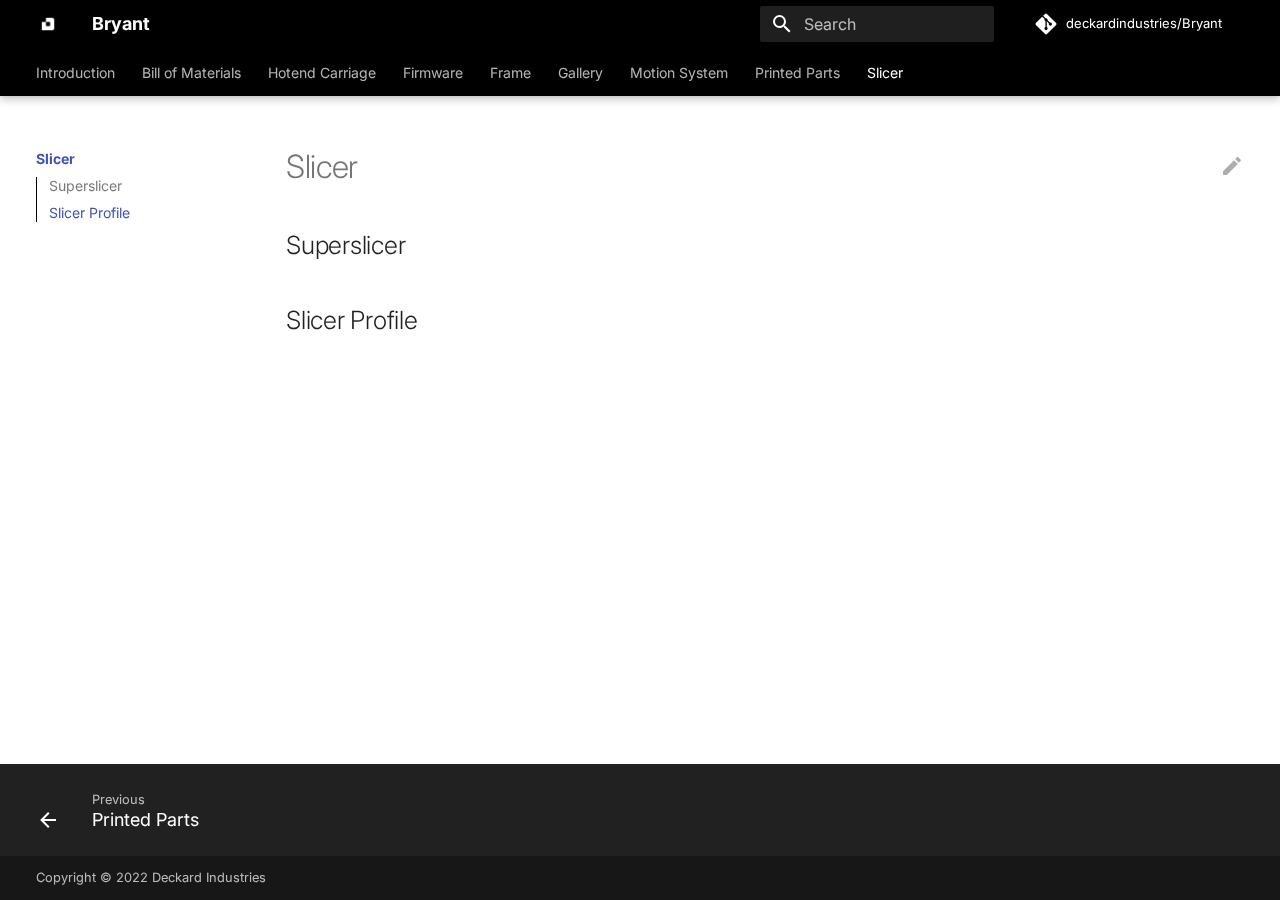
<file: slicer/index.html>
<!doctype html>
<html lang="en" class="no-js">
  <head>
    
      <meta charset="utf-8">
      <meta name="viewport" content="width=device-width,initial-scale=1">
      
      
      
      <link rel="icon" href="../assets/logo.png">
      <meta name="generator" content="mkdocs-1.3.0, mkdocs-material-8.2.9">
    
    
      
        <title>Slicer - Bryant</title>
      
    
    
      <link rel="stylesheet" href="../assets/stylesheets/main.120efc48.min.css">
      
        
        <link rel="stylesheet" href="../assets/stylesheets/palette.9647289d.min.css">
        
          
          
          <meta name="theme-color" content="#000000">
        
      
    
    
    
      
        
        
        <link rel="preconnect" href="https://fonts.gstatic.com" crossorigin>
        <link rel="stylesheet" href="https://fonts.googleapis.com/css?family=Inter:300,300i,400,400i,700,700i%7CFira+Code:400,400i,700,700i&display=fallback">
        <style>:root{--md-text-font:"Inter";--md-code-font:"Fira Code"}</style>
      
    
    
      <link rel="stylesheet" href="../stylesheets/extra.css">
    
    <script>__md_scope=new URL("..",location),__md_get=(e,_=localStorage,t=__md_scope)=>JSON.parse(_.getItem(t.pathname+"."+e)),__md_set=(e,_,t=localStorage,a=__md_scope)=>{try{t.setItem(a.pathname+"."+e,JSON.stringify(_))}catch(e){}}</script>
    
      

    
    
  </head>
  
  
    
    
    
    
    
    <body dir="ltr" data-md-color-scheme="default" data-md-color-primary="black" data-md-color-accent="black">
  
    
    
    <input class="md-toggle" data-md-toggle="drawer" type="checkbox" id="__drawer" autocomplete="off">
    <input class="md-toggle" data-md-toggle="search" type="checkbox" id="__search" autocomplete="off">
    <label class="md-overlay" for="__drawer"></label>
    <div data-md-component="skip">
      
        
        <a href="#slicer" class="md-skip">
          Skip to content
        </a>
      
    </div>
    <div data-md-component="announce">
      
    </div>
    
    
      

  

<header class="md-header md-header--lifted" data-md-component="header">
  <nav class="md-header__inner md-grid" aria-label="Header">
    <a href=".." title="Bryant" class="md-header__button md-logo" aria-label="Bryant" data-md-component="logo">
      
  <img src="../assets/logo.png" alt="logo">

    </a>
    <label class="md-header__button md-icon" for="__drawer">
      <svg xmlns="http://www.w3.org/2000/svg" viewBox="0 0 24 24"><path d="M3 6h18v2H3V6m0 5h18v2H3v-2m0 5h18v2H3v-2Z"/></svg>
    </label>
    <div class="md-header__title" data-md-component="header-title">
      <div class="md-header__ellipsis">
        <div class="md-header__topic">
          <span class="md-ellipsis">
            Bryant
          </span>
        </div>
        <div class="md-header__topic" data-md-component="header-topic">
          <span class="md-ellipsis">
            
              Slicer
            
          </span>
        </div>
      </div>
    </div>
    
    
    
      <label class="md-header__button md-icon" for="__search">
        <svg xmlns="http://www.w3.org/2000/svg" viewBox="0 0 24 24"><path d="M9.5 3A6.5 6.5 0 0 1 16 9.5c0 1.61-.59 3.09-1.56 4.23l.27.27h.79l5 5-1.5 1.5-5-5v-.79l-.27-.27A6.516 6.516 0 0 1 9.5 16 6.5 6.5 0 0 1 3 9.5 6.5 6.5 0 0 1 9.5 3m0 2C7 5 5 7 5 9.5S7 14 9.5 14 14 12 14 9.5 12 5 9.5 5Z"/></svg>
      </label>
      <div class="md-search" data-md-component="search" role="dialog">
  <label class="md-search__overlay" for="__search"></label>
  <div class="md-search__inner" role="search">
    <form class="md-search__form" name="search">
      <input type="text" class="md-search__input" name="query" aria-label="Search" placeholder="Search" autocapitalize="off" autocorrect="off" autocomplete="off" spellcheck="false" data-md-component="search-query" required>
      <label class="md-search__icon md-icon" for="__search">
        <svg xmlns="http://www.w3.org/2000/svg" viewBox="0 0 24 24"><path d="M9.5 3A6.5 6.5 0 0 1 16 9.5c0 1.61-.59 3.09-1.56 4.23l.27.27h.79l5 5-1.5 1.5-5-5v-.79l-.27-.27A6.516 6.516 0 0 1 9.5 16 6.5 6.5 0 0 1 3 9.5 6.5 6.5 0 0 1 9.5 3m0 2C7 5 5 7 5 9.5S7 14 9.5 14 14 12 14 9.5 12 5 9.5 5Z"/></svg>
        <svg xmlns="http://www.w3.org/2000/svg" viewBox="0 0 24 24"><path d="M20 11v2H8l5.5 5.5-1.42 1.42L4.16 12l7.92-7.92L13.5 5.5 8 11h12Z"/></svg>
      </label>
      <nav class="md-search__options" aria-label="Search">
        
        <button type="reset" class="md-search__icon md-icon" aria-label="Clear" tabindex="-1">
          <svg xmlns="http://www.w3.org/2000/svg" viewBox="0 0 24 24"><path d="M19 6.41 17.59 5 12 10.59 6.41 5 5 6.41 10.59 12 5 17.59 6.41 19 12 13.41 17.59 19 19 17.59 13.41 12 19 6.41Z"/></svg>
        </button>
      </nav>
      
    </form>
    <div class="md-search__output">
      <div class="md-search__scrollwrap" data-md-scrollfix>
        <div class="md-search-result" data-md-component="search-result">
          <div class="md-search-result__meta">
            Initializing search
          </div>
          <ol class="md-search-result__list"></ol>
        </div>
      </div>
    </div>
  </div>
</div>
    
    
      <div class="md-header__source">
        <a href="https://github.com/deckardindustries/Bryant" title="Go to repository" class="md-source" data-md-component="source">
  <div class="md-source__icon md-icon">
    
    <svg xmlns="http://www.w3.org/2000/svg" viewBox="0 0 448 512"><!--! Font Awesome Free 6.1.1 by @fontawesome - https://fontawesome.com License - https://fontawesome.com/license/free (Icons: CC BY 4.0, Fonts: SIL OFL 1.1, Code: MIT License) Copyright 2022 Fonticons, Inc.--><path d="M439.55 236.05 244 40.45a28.87 28.87 0 0 0-40.81 0l-40.66 40.63 51.52 51.52c27.06-9.14 52.68 16.77 43.39 43.68l49.66 49.66c34.23-11.8 61.18 31 35.47 56.69-26.49 26.49-70.21-2.87-56-37.34L240.22 199v121.85c25.3 12.54 22.26 41.85 9.08 55a34.34 34.34 0 0 1-48.55 0c-17.57-17.6-11.07-46.91 11.25-56v-123c-20.8-8.51-24.6-30.74-18.64-45L142.57 101 8.45 235.14a28.86 28.86 0 0 0 0 40.81l195.61 195.6a28.86 28.86 0 0 0 40.8 0l194.69-194.69a28.86 28.86 0 0 0 0-40.81z"/></svg>
  </div>
  <div class="md-source__repository">
    deckardindustries/Bryant
  </div>
</a>
      </div>
    
  </nav>
  
    
      
<nav class="md-tabs" aria-label="Tabs" data-md-component="tabs">
  <div class="md-tabs__inner md-grid">
    <ul class="md-tabs__list">
      
        
  
  


  <li class="md-tabs__item">
    <a href=".." class="md-tabs__link">
      Introduction
    </a>
  </li>

      
        
  
  


  <li class="md-tabs__item">
    <a href="../bom/" class="md-tabs__link">
      Bill of Materials
    </a>
  </li>

      
        
  
  


  <li class="md-tabs__item">
    <a href="../carriage/" class="md-tabs__link">
      Hotend Carriage
    </a>
  </li>

      
        
  
  


  <li class="md-tabs__item">
    <a href="../firmware/" class="md-tabs__link">
      Firmware
    </a>
  </li>

      
        
  
  


  <li class="md-tabs__item">
    <a href="../frame/" class="md-tabs__link">
      Frame
    </a>
  </li>

      
        
  
  


  <li class="md-tabs__item">
    <a href="../gallery/" class="md-tabs__link">
      Gallery
    </a>
  </li>

      
        
  
  


  <li class="md-tabs__item">
    <a href="../motion/" class="md-tabs__link">
      Motion System
    </a>
  </li>

      
        
  
  


  <li class="md-tabs__item">
    <a href="../printing/" class="md-tabs__link">
      Printed Parts
    </a>
  </li>

      
        
  
  
    
  


  <li class="md-tabs__item">
    <a href="./" class="md-tabs__link md-tabs__link--active">
      Slicer
    </a>
  </li>

      
    </ul>
  </div>
</nav>
    
  
</header>
    
    <div class="md-container" data-md-component="container">
      
      
        
      
      <main class="md-main" data-md-component="main">
        <div class="md-main__inner md-grid">
          
            
              
              <div class="md-sidebar md-sidebar--primary" data-md-component="sidebar" data-md-type="navigation" >
                <div class="md-sidebar__scrollwrap">
                  <div class="md-sidebar__inner">
                    

  


  

<nav class="md-nav md-nav--primary md-nav--lifted md-nav--integrated" aria-label="Navigation" data-md-level="0">
  <label class="md-nav__title" for="__drawer">
    <a href=".." title="Bryant" class="md-nav__button md-logo" aria-label="Bryant" data-md-component="logo">
      
  <img src="../assets/logo.png" alt="logo">

    </a>
    Bryant
  </label>
  
    <div class="md-nav__source">
      <a href="https://github.com/deckardindustries/Bryant" title="Go to repository" class="md-source" data-md-component="source">
  <div class="md-source__icon md-icon">
    
    <svg xmlns="http://www.w3.org/2000/svg" viewBox="0 0 448 512"><!--! Font Awesome Free 6.1.1 by @fontawesome - https://fontawesome.com License - https://fontawesome.com/license/free (Icons: CC BY 4.0, Fonts: SIL OFL 1.1, Code: MIT License) Copyright 2022 Fonticons, Inc.--><path d="M439.55 236.05 244 40.45a28.87 28.87 0 0 0-40.81 0l-40.66 40.63 51.52 51.52c27.06-9.14 52.68 16.77 43.39 43.68l49.66 49.66c34.23-11.8 61.18 31 35.47 56.69-26.49 26.49-70.21-2.87-56-37.34L240.22 199v121.85c25.3 12.54 22.26 41.85 9.08 55a34.34 34.34 0 0 1-48.55 0c-17.57-17.6-11.07-46.91 11.25-56v-123c-20.8-8.51-24.6-30.74-18.64-45L142.57 101 8.45 235.14a28.86 28.86 0 0 0 0 40.81l195.61 195.6a28.86 28.86 0 0 0 40.8 0l194.69-194.69a28.86 28.86 0 0 0 0-40.81z"/></svg>
  </div>
  <div class="md-source__repository">
    deckardindustries/Bryant
  </div>
</a>
    </div>
  
  <ul class="md-nav__list" data-md-scrollfix>
    
      
      
      

  
  
  
    <li class="md-nav__item">
      <a href=".." class="md-nav__link">
        Introduction
      </a>
    </li>
  

    
      
      
      

  
  
  
    <li class="md-nav__item">
      <a href="../bom/" class="md-nav__link">
        Bill of Materials
      </a>
    </li>
  

    
      
      
      

  
  
  
    <li class="md-nav__item">
      <a href="../carriage/" class="md-nav__link">
        Hotend Carriage
      </a>
    </li>
  

    
      
      
      

  
  
  
    <li class="md-nav__item">
      <a href="../firmware/" class="md-nav__link">
        Firmware
      </a>
    </li>
  

    
      
      
      

  
  
  
    <li class="md-nav__item">
      <a href="../frame/" class="md-nav__link">
        Frame
      </a>
    </li>
  

    
      
      
      

  
  
  
    <li class="md-nav__item">
      <a href="../gallery/" class="md-nav__link">
        Gallery
      </a>
    </li>
  

    
      
      
      

  
  
  
    <li class="md-nav__item">
      <a href="../motion/" class="md-nav__link">
        Motion System
      </a>
    </li>
  

    
      
      
      

  
  
  
    <li class="md-nav__item">
      <a href="../printing/" class="md-nav__link">
        Printed Parts
      </a>
    </li>
  

    
      
      
      

  
  
    
  
  
    <li class="md-nav__item md-nav__item--active">
      
      <input class="md-nav__toggle md-toggle" data-md-toggle="toc" type="checkbox" id="__toc">
      
      
        
      
      
        <label class="md-nav__link md-nav__link--active" for="__toc">
          Slicer
          <span class="md-nav__icon md-icon"></span>
        </label>
      
      <a href="./" class="md-nav__link md-nav__link--active">
        Slicer
      </a>
      
        

<nav class="md-nav md-nav--secondary" aria-label="Table of contents">
  
  
  
    
  
  
    <label class="md-nav__title" for="__toc">
      <span class="md-nav__icon md-icon"></span>
      Table of contents
    </label>
    <ul class="md-nav__list" data-md-component="toc" data-md-scrollfix>
      
        <li class="md-nav__item">
  <a href="#superslicer" class="md-nav__link">
    Superslicer
  </a>
  
</li>
      
        <li class="md-nav__item">
  <a href="#slicer-profile" class="md-nav__link">
    Slicer Profile
  </a>
  
</li>
      
    </ul>
  
</nav>
      
    </li>
  

    
  </ul>
</nav>
                  </div>
                </div>
              </div>
            
            
          
          <div class="md-content" data-md-component="content">
            <article class="md-content__inner md-typeset">
              
                
  <a href="https://github.com/deckardindustries/Bryant/edit/master/docs/slicer.md" title="Edit this page" class="md-content__button md-icon">
    <svg xmlns="http://www.w3.org/2000/svg" viewBox="0 0 24 24"><path d="M20.71 7.04c.39-.39.39-1.04 0-1.41l-2.34-2.34c-.37-.39-1.02-.39-1.41 0l-1.84 1.83 3.75 3.75M3 17.25V21h3.75L17.81 9.93l-3.75-3.75L3 17.25Z"/></svg>
  </a>



<h1 id="slicer">Slicer</h1>
<h2 id="superslicer">Superslicer</h2>
<h2 id="slicer-profile">Slicer Profile</h2>

              
            </article>
          </div>
        </div>
        
      </main>
      
        <footer class="md-footer">
  
    <nav class="md-footer__inner md-grid" aria-label="Footer">
      
        
        <a href="../printing/" class="md-footer__link md-footer__link--prev" aria-label="Previous: Printed Parts" rel="prev">
          <div class="md-footer__button md-icon">
            <svg xmlns="http://www.w3.org/2000/svg" viewBox="0 0 24 24"><path d="M20 11v2H8l5.5 5.5-1.42 1.42L4.16 12l7.92-7.92L13.5 5.5 8 11h12Z"/></svg>
          </div>
          <div class="md-footer__title">
            <div class="md-ellipsis">
              <span class="md-footer__direction">
                Previous
              </span>
              Printed Parts
            </div>
          </div>
        </a>
      
      
    </nav>
  
  <div class="md-footer-meta md-typeset">
    <div class="md-footer-meta__inner md-grid">
      <div class="md-copyright">
  
    <div class="md-copyright__highlight">
      Copyright &copy; 2022 Deckard Industries
    </div>
  
  
</div>
      
    </div>
  </div>
</footer>
      
    </div>
    <div class="md-dialog" data-md-component="dialog">
      <div class="md-dialog__inner md-typeset"></div>
    </div>
    <script id="__config" type="application/json">{"base": "..", "features": ["navigation.tabs", "navigation.tabs.sticky", "navigation.indexes", "navigation.tracking", "toc.integrate"], "search": "../assets/javascripts/workers/search.2a1c317c.min.js", "translations": {"clipboard.copied": "Copied to clipboard", "clipboard.copy": "Copy to clipboard", "search.config.lang": "en", "search.config.pipeline": "trimmer, stopWordFilter", "search.config.separator": "[\\s\\-]+", "search.placeholder": "Search", "search.result.more.one": "1 more on this page", "search.result.more.other": "# more on this page", "search.result.none": "No matching documents", "search.result.one": "1 matching document", "search.result.other": "# matching documents", "search.result.placeholder": "Type to start searching", "search.result.term.missing": "Missing", "select.version.title": "Select version"}}</script>
    
    
      <script src="../assets/javascripts/bundle.6e54b5cd.min.js"></script>
      
    
  </body>
</html>
</file>
<file: stylesheets/extra.css>
.md-grid {
  max-width: 1240px;
}
</file>
<file: assets/stylesheets/main.120efc48.min.css>
@charset "UTF-8";html{-webkit-text-size-adjust:none;-moz-text-size-adjust:none;-ms-text-size-adjust:none;text-size-adjust:none;box-sizing:border-box}*,:after,:before{box-sizing:inherit}@media (prefers-reduced-motion){*,:after,:before{transition:none!important}}body{margin:0}a,button,input,label{-webkit-tap-highlight-color:transparent}a{color:inherit;text-decoration:none}hr{border:0;box-sizing:initial;display:block;height:.05rem;overflow:visible;padding:0}small{font-size:80%}sub,sup{line-height:1em}img{border-style:none}table{border-collapse:initial;border-spacing:0}td,th{font-weight:400;vertical-align:top}button{background:transparent;border:0;font-family:inherit;font-size:inherit;margin:0;padding:0}input{border:0;outline:none}:root{--md-default-fg-color:rgba(0,0,0,.87);--md-default-fg-color--light:rgba(0,0,0,.54);--md-default-fg-color--lighter:rgba(0,0,0,.32);--md-default-fg-color--lightest:rgba(0,0,0,.07);--md-default-bg-color:#fff;--md-default-bg-color--light:hsla(0,0%,100%,.7);--md-default-bg-color--lighter:hsla(0,0%,100%,.3);--md-default-bg-color--lightest:hsla(0,0%,100%,.12);--md-primary-fg-color:#4051b5;--md-primary-fg-color--light:#5d6cc0;--md-primary-fg-color--dark:#303fa1;--md-primary-bg-color:#fff;--md-primary-bg-color--light:hsla(0,0%,100%,.7);--md-accent-fg-color:#526cfe;--md-accent-fg-color--transparent:rgba(82,108,254,.1);--md-accent-bg-color:#fff;--md-accent-bg-color--light:hsla(0,0%,100%,.7);--md-shadow-z1:0 0.2rem 0.5rem rgba(0,0,0,.05),0 0 0.05rem rgba(0,0,0,.1);--md-shadow-z2:0 0.2rem 0.5rem rgba(0,0,0,.1),0 0 0.05rem rgba(0,0,0,.25);--md-shadow-z3:0 0.2rem 0.5rem rgba(0,0,0,.2),0 0 0.05rem rgba(0,0,0,.35)}:root>*{--md-code-fg-color:#36464e;--md-code-bg-color:#f5f5f5;--md-code-hl-color:rgba(255,255,0,.5);--md-code-hl-number-color:#d52a2a;--md-code-hl-special-color:#db1457;--md-code-hl-function-color:#a846b9;--md-code-hl-constant-color:#6e59d9;--md-code-hl-keyword-color:#3f6ec6;--md-code-hl-string-color:#1c7d4d;--md-code-hl-name-color:var(--md-code-fg-color);--md-code-hl-operator-color:var(--md-default-fg-color--light);--md-code-hl-punctuation-color:var(--md-default-fg-color--light);--md-code-hl-comment-color:var(--md-default-fg-color--light);--md-code-hl-generic-color:var(--md-default-fg-color--light);--md-code-hl-variable-color:var(--md-default-fg-color--light);--md-typeset-color:var(--md-default-fg-color);--md-typeset-a-color:var(--md-primary-fg-color);--md-typeset-mark-color:rgba(255,255,0,.5);--md-typeset-del-color:rgba(245,80,61,.15);--md-typeset-ins-color:rgba(11,213,112,.15);--md-typeset-kbd-color:#fafafa;--md-typeset-kbd-accent-color:#fff;--md-typeset-kbd-border-color:#b8b8b8;--md-typeset-table-color:rgba(0,0,0,.12);--md-admonition-fg-color:var(--md-default-fg-color);--md-admonition-bg-color:var(--md-default-bg-color);--md-footer-fg-color:#fff;--md-footer-fg-color--light:hsla(0,0%,100%,.7);--md-footer-fg-color--lighter:hsla(0,0%,100%,.3);--md-footer-bg-color:rgba(0,0,0,.87);--md-footer-bg-color--dark:rgba(0,0,0,.32)}.md-icon svg{fill:currentcolor;display:block;height:1.2rem;width:1.2rem}body{-webkit-font-smoothing:antialiased;-moz-osx-font-smoothing:grayscale;--md-text-font-family:var(--md-text-font,_),-apple-system,BlinkMacSystemFont,Helvetica,Arial,sans-serif;--md-code-font-family:var(--md-code-font,_),SFMono-Regular,Consolas,Menlo,monospace}body,input{font-feature-settings:"kern","liga";font-family:var(--md-text-font-family)}body,code,input,kbd,pre{color:var(--md-typeset-color)}code,kbd,pre{font-feature-settings:"kern";font-family:var(--md-code-font-family)}:root{--md-typeset-table-sort-icon:url('data:image/svg+xml;charset=utf-8,<svg xmlns="http://www.w3.org/2000/svg" viewBox="0 0 24 24"><path d="m18 21-4-4h3V7h-3l4-4 4 4h-3v10h3M2 19v-2h10v2M2 13v-2h7v2M2 7V5h4v2H2Z"/></svg>');--md-typeset-table-sort-icon--asc:url('data:image/svg+xml;charset=utf-8,<svg xmlns="http://www.w3.org/2000/svg" viewBox="0 0 24 24"><path d="M19 17h3l-4 4-4-4h3V3h2M2 17h10v2H2M6 5v2H2V5m0 6h7v2H2v-2Z"/></svg>');--md-typeset-table-sort-icon--desc:url('data:image/svg+xml;charset=utf-8,<svg xmlns="http://www.w3.org/2000/svg" viewBox="0 0 24 24"><path d="M19 7h3l-4-4-4 4h3v14h2M2 17h10v2H2M6 5v2H2V5m0 6h7v2H2v-2Z"/></svg>')}.md-typeset{-webkit-print-color-adjust:exact;color-adjust:exact;font-size:.8rem;line-height:1.6}@media print{.md-typeset{font-size:.68rem}}.md-typeset blockquote,.md-typeset dl,.md-typeset figure,.md-typeset ol,.md-typeset pre,.md-typeset ul{margin-bottom:1em;margin-top:1em}.md-typeset h1{color:var(--md-default-fg-color--light);font-size:2em;line-height:1.3;margin:0 0 1.25em}.md-typeset h1,.md-typeset h2{font-weight:300;letter-spacing:-.01em}.md-typeset h2{font-size:1.5625em;line-height:1.4;margin:1.6em 0 .64em}.md-typeset h3{font-size:1.25em;font-weight:400;letter-spacing:-.01em;line-height:1.5;margin:1.6em 0 .8em}.md-typeset h2+h3{margin-top:.8em}.md-typeset h4{font-weight:700;letter-spacing:-.01em;margin:1em 0}.md-typeset h5,.md-typeset h6{color:var(--md-default-fg-color--light);font-size:.8em;font-weight:700;letter-spacing:-.01em;margin:1.25em 0}.md-typeset h5{text-transform:uppercase}.md-typeset hr{border-bottom:.05rem solid var(--md-default-fg-color--lightest);display:flow-root;margin:1.5em 0}.md-typeset a{color:var(--md-typeset-a-color);word-break:break-word}.md-typeset a,.md-typeset a:before{transition:color 125ms}.md-typeset a:focus,.md-typeset a:hover{color:var(--md-accent-fg-color)}.md-typeset a:focus code,.md-typeset a:hover code{background-color:var(--md-accent-fg-color--transparent)}.md-typeset a code{color:currentcolor;transition:background-color 125ms}.md-typeset a.focus-visible{outline-color:var(--md-accent-fg-color);outline-offset:.2rem}.md-typeset code,.md-typeset kbd,.md-typeset pre{color:var(--md-code-fg-color);direction:ltr}@media print{.md-typeset code,.md-typeset kbd,.md-typeset pre{white-space:pre-wrap}}.md-typeset code{background-color:var(--md-code-bg-color);border-radius:.1rem;-webkit-box-decoration-break:clone;box-decoration-break:clone;font-size:.85em;padding:0 .2941176471em;word-break:break-word}.md-typeset code:not(.focus-visible){-webkit-tap-highlight-color:transparent;outline:none}.md-typeset pre{display:flow-root;line-height:1.4;position:relative}.md-typeset pre>code{-webkit-box-decoration-break:slice;box-decoration-break:slice;box-shadow:none;display:block;margin:0;outline-color:var(--md-accent-fg-color);overflow:auto;padding:.7720588235em 1.1764705882em;scrollbar-color:var(--md-default-fg-color--lighter) transparent;scrollbar-width:thin;touch-action:auto;word-break:normal}.md-typeset pre>code:hover{scrollbar-color:var(--md-accent-fg-color) transparent}.md-typeset pre>code::-webkit-scrollbar{height:.2rem;width:.2rem}.md-typeset pre>code::-webkit-scrollbar-thumb{background-color:var(--md-default-fg-color--lighter)}.md-typeset pre>code::-webkit-scrollbar-thumb:hover{background-color:var(--md-accent-fg-color)}.md-typeset kbd{background-color:var(--md-typeset-kbd-color);border-radius:.1rem;box-shadow:0 .1rem 0 .05rem var(--md-typeset-kbd-border-color),0 .1rem 0 var(--md-typeset-kbd-border-color),0 -.1rem .2rem var(--md-typeset-kbd-accent-color) inset;color:var(--md-default-fg-color);display:inline-block;font-size:.75em;padding:0 .6666666667em;vertical-align:text-top;word-break:break-word}.md-typeset mark{background-color:var(--md-typeset-mark-color);-webkit-box-decoration-break:clone;box-decoration-break:clone;color:inherit;word-break:break-word}.md-typeset abbr{border-bottom:.05rem dotted var(--md-default-fg-color--light);cursor:help;text-decoration:none}@media (hover:none){.md-typeset abbr{position:relative}.md-typeset abbr[title]:-webkit-any(:focus,:hover):after{background-color:var(--md-default-fg-color);border-radius:.1rem;box-shadow:var(--md-shadow-z3);color:var(--md-default-bg-color);content:attr(title);display:inline-block;font-size:.7rem;margin-top:2em;max-width:80%;min-width:-webkit-max-content;min-width:max-content;padding:.2rem .3rem;position:absolute;width:auto}.md-typeset abbr[title]:-moz-any(:focus,:hover):after{background-color:var(--md-default-fg-color);border-radius:.1rem;box-shadow:var(--md-shadow-z3);color:var(--md-default-bg-color);content:attr(title);display:inline-block;font-size:.7rem;margin-top:2em;max-width:80%;min-width:-moz-max-content;min-width:max-content;padding:.2rem .3rem;position:absolute;width:auto}[dir=ltr] .md-typeset abbr[title]:-webkit-any(:focus,:hover):after{left:0}[dir=ltr] .md-typeset abbr[title]:-moz-any(:focus,:hover):after{left:0}[dir=ltr] .md-typeset abbr[title]:is(:focus,:hover):after{left:0}[dir=rtl] .md-typeset abbr[title]:-webkit-any(:focus,:hover):after{right:0}[dir=rtl] .md-typeset abbr[title]:-moz-any(:focus,:hover):after{right:0}[dir=rtl] .md-typeset abbr[title]:is(:focus,:hover):after{right:0}.md-typeset abbr[title]:is(:focus,:hover):after{background-color:var(--md-default-fg-color);border-radius:.1rem;box-shadow:var(--md-shadow-z3);color:var(--md-default-bg-color);content:attr(title);display:inline-block;font-size:.7rem;margin-top:2em;max-width:80%;min-width:-webkit-max-content;min-width:-moz-max-content;min-width:max-content;padding:.2rem .3rem;position:absolute;width:auto}}.md-typeset small{opacity:.75}[dir=ltr] .md-typeset sub,[dir=ltr] .md-typeset sup{margin-left:.078125em}[dir=rtl] .md-typeset sub,[dir=rtl] .md-typeset sup{margin-right:.078125em}[dir=ltr] .md-typeset blockquote{padding-left:.6rem}[dir=rtl] .md-typeset blockquote{padding-right:.6rem}[dir=ltr] .md-typeset blockquote{border-left:.2rem solid var(--md-default-fg-color--lighter)}[dir=rtl] .md-typeset blockquote{border-right:.2rem solid var(--md-default-fg-color--lighter)}.md-typeset blockquote{color:var(--md-default-fg-color--light);margin-left:0;margin-right:0}.md-typeset ul{list-style-type:disc}[dir=ltr] .md-typeset ol,[dir=ltr] .md-typeset ul{margin-left:.625em}[dir=rtl] .md-typeset ol,[dir=rtl] .md-typeset ul{margin-right:.625em}.md-typeset ol,.md-typeset ul{padding:0}.md-typeset ol:not([hidden]),.md-typeset ul:not([hidden]){display:flow-root}.md-typeset ol ol,.md-typeset ul ol{list-style-type:lower-alpha}.md-typeset ol ol ol,.md-typeset ul ol ol{list-style-type:lower-roman}[dir=ltr] .md-typeset ol li,[dir=ltr] .md-typeset ul li{margin-left:1.25em}[dir=rtl] .md-typeset ol li,[dir=rtl] .md-typeset ul li{margin-right:1.25em}.md-typeset ol li,.md-typeset ul li{margin-bottom:.5em}.md-typeset ol li blockquote,.md-typeset ol li p,.md-typeset ul li blockquote,.md-typeset ul li p{margin:.5em 0}.md-typeset ol li:last-child,.md-typeset ul li:last-child{margin-bottom:0}.md-typeset ol li :-webkit-any(ul,ol),.md-typeset ul li :-webkit-any(ul,ol){margin-bottom:.5em;margin-top:.5em}.md-typeset ol li :-moz-any(ul,ol),.md-typeset ul li :-moz-any(ul,ol){margin-bottom:.5em;margin-top:.5em}[dir=ltr] .md-typeset ol li :-webkit-any(ul,ol),[dir=ltr] .md-typeset ul li :-webkit-any(ul,ol){margin-left:.625em}[dir=ltr] .md-typeset ol li :-moz-any(ul,ol),[dir=ltr] .md-typeset ul li :-moz-any(ul,ol){margin-left:.625em}[dir=ltr] .md-typeset ol li :is(ul,ol),[dir=ltr] .md-typeset ul li :is(ul,ol){margin-left:.625em}[dir=rtl] .md-typeset ol li :-webkit-any(ul,ol),[dir=rtl] .md-typeset ul li :-webkit-any(ul,ol){margin-right:.625em}[dir=rtl] .md-typeset ol li :-moz-any(ul,ol),[dir=rtl] .md-typeset ul li :-moz-any(ul,ol){margin-right:.625em}[dir=rtl] .md-typeset ol li :is(ul,ol),[dir=rtl] .md-typeset ul li :is(ul,ol){margin-right:.625em}.md-typeset ol li :is(ul,ol),.md-typeset ul li :is(ul,ol){margin-bottom:.5em;margin-top:.5em}[dir=ltr] .md-typeset dd{margin-left:1.875em}[dir=rtl] .md-typeset dd{margin-right:1.875em}.md-typeset dd{margin-bottom:1.5em;margin-top:1em}.md-typeset img,.md-typeset svg{height:auto;max-width:100%}.md-typeset img[align=left],.md-typeset svg[align=left]{margin:1em 1em 1em 0}.md-typeset img[align=right],.md-typeset svg[align=right]{margin:1em 0 1em 1em}.md-typeset img[align]:only-child,.md-typeset svg[align]:only-child{margin-top:0}.md-typeset img[src$="#only-dark"]{display:none}.md-typeset figure{display:flow-root;margin:1em auto;max-width:100%;text-align:center;width:-webkit-fit-content;width:-moz-fit-content;width:fit-content}.md-typeset figure img{display:block}.md-typeset figcaption{font-style:italic;margin:1em auto;max-width:24rem}.md-typeset iframe{max-width:100%}.md-typeset table:not([class]){background-color:var(--md-default-bg-color);border:.05rem solid var(--md-typeset-table-color);border-radius:.1rem;display:inline-block;font-size:.64rem;max-width:100%;overflow:auto;touch-action:auto}@media print{.md-typeset table:not([class]){display:table}}.md-typeset table:not([class])+*{margin-top:1.5em}.md-typeset table:not([class]) :-webkit-any(th,td)>:first-child{margin-top:0}.md-typeset table:not([class]) :-moz-any(th,td)>:first-child{margin-top:0}.md-typeset table:not([class]) :is(th,td)>:first-child{margin-top:0}.md-typeset table:not([class]) :-webkit-any(th,td)>:last-child{margin-bottom:0}.md-typeset table:not([class]) :-moz-any(th,td)>:last-child{margin-bottom:0}.md-typeset table:not([class]) :is(th,td)>:last-child{margin-bottom:0}.md-typeset table:not([class]) :-webkit-any(th,td):not([align]){text-align:left}.md-typeset table:not([class]) :-moz-any(th,td):not([align]){text-align:left}.md-typeset table:not([class]) :is(th,td):not([align]){text-align:left}[dir=rtl] .md-typeset table:not([class]) :-webkit-any(th,td):not([align]){text-align:right}[dir=rtl] .md-typeset table:not([class]) :-moz-any(th,td):not([align]){text-align:right}[dir=rtl] .md-typeset table:not([class]) :is(th,td):not([align]){text-align:right}.md-typeset table:not([class]) th{font-weight:700;min-width:5rem;padding:.9375em 1.25em;vertical-align:top}.md-typeset table:not([class]) th a{color:inherit}.md-typeset table:not([class]) td{border-top:.05rem solid var(--md-typeset-table-color);padding:.9375em 1.25em;vertical-align:top}.md-typeset table:not([class]) tbody tr{transition:background-color 125ms}.md-typeset table:not([class]) tbody tr:hover{background-color:rgba(0,0,0,.035);box-shadow:0 .05rem 0 var(--md-default-bg-color) inset}.md-typeset table:not([class]) a{word-break:normal}.md-typeset table th[role=columnheader]{cursor:pointer}[dir=ltr] .md-typeset table th[role=columnheader]:after{margin-left:.5em}[dir=rtl] .md-typeset table th[role=columnheader]:after{margin-right:.5em}.md-typeset table th[role=columnheader]:after{content:"";display:inline-block;height:1.2em;-webkit-mask-image:var(--md-typeset-table-sort-icon);mask-image:var(--md-typeset-table-sort-icon);-webkit-mask-repeat:no-repeat;mask-repeat:no-repeat;-webkit-mask-size:contain;mask-size:contain;transition:background-color 125ms;vertical-align:text-bottom;width:1.2em}.md-typeset table th[role=columnheader]:hover:after{background-color:var(--md-default-fg-color--lighter)}.md-typeset table th[role=columnheader][aria-sort=ascending]:after{background-color:var(--md-default-fg-color--light);-webkit-mask-image:var(--md-typeset-table-sort-icon--asc);mask-image:var(--md-typeset-table-sort-icon--asc)}.md-typeset table th[role=columnheader][aria-sort=descending]:after{background-color:var(--md-default-fg-color--light);-webkit-mask-image:var(--md-typeset-table-sort-icon--desc);mask-image:var(--md-typeset-table-sort-icon--desc)}.md-typeset__scrollwrap{margin:1em -.8rem;overflow-x:auto;touch-action:auto}.md-typeset__table{display:inline-block;margin-bottom:.5em;padding:0 .8rem}@media print{.md-typeset__table{display:block}}html .md-typeset__table table{display:table;margin:0;overflow:hidden;width:100%}@media screen and (max-width:44.9375em){.md-content__inner>pre{margin:1em -.8rem}.md-content__inner>pre code{border-radius:0}}.md-banner{background-color:var(--md-footer-bg-color);color:var(--md-footer-fg-color);overflow:auto}@media print{.md-banner{display:none}}.md-banner--warning{background:var(--md-typeset-mark-color);color:var(--md-default-fg-color)}.md-banner__inner{font-size:.7rem;margin:.6rem auto;padding:0 .8rem}html{font-size:125%;height:100%;overflow-x:hidden}@media screen and (min-width:100em){html{font-size:137.5%}}@media screen and (min-width:125em){html{font-size:150%}}body{background-color:var(--md-default-bg-color);display:flex;flex-direction:column;font-size:.5rem;min-height:100%;position:relative;width:100%}@media print{body{display:block}}@media screen and (max-width:59.9375em){body[data-md-state=lock]{position:fixed}}.md-grid{margin-left:auto;margin-right:auto;max-width:61rem}.md-container{display:flex;flex-direction:column;flex-grow:1}@media print{.md-container{display:block}}.md-main{flex-grow:1}.md-main__inner{display:flex;height:100%;margin-top:1.5rem}.md-ellipsis{overflow:hidden;text-overflow:ellipsis;white-space:nowrap}.md-toggle{display:none}.md-option{height:0;opacity:0;position:absolute;width:0}.md-option:checked+label:not([hidden]){display:block}.md-option.focus-visible+label{outline-color:var(--md-accent-fg-color);outline-style:auto}.md-skip{background-color:var(--md-default-fg-color);border-radius:.1rem;color:var(--md-default-bg-color);font-size:.64rem;margin:.5rem;opacity:0;outline-color:var(--md-accent-fg-color);padding:.3rem .5rem;position:fixed;transform:translateY(.4rem);z-index:-1}.md-skip:focus{opacity:1;transform:translateY(0);transition:transform .25s cubic-bezier(.4,0,.2,1),opacity 175ms 75ms;z-index:10}@page{margin:25mm}:root{--md-clipboard-icon:url('data:image/svg+xml;charset=utf-8,<svg xmlns="http://www.w3.org/2000/svg" viewBox="0 0 24 24"><path d="M19 21H8V7h11m0-2H8a2 2 0 0 0-2 2v14a2 2 0 0 0 2 2h11a2 2 0 0 0 2-2V7a2 2 0 0 0-2-2m-3-4H4a2 2 0 0 0-2 2v14h2V3h12V1Z"/></svg>')}.md-clipboard{border-radius:.1rem;color:var(--md-default-fg-color--lightest);cursor:pointer;height:1.5em;outline-color:var(--md-accent-fg-color);outline-offset:.1rem;position:absolute;right:.5em;top:.5em;transition:color .25s;width:1.5em;z-index:1}@media print{.md-clipboard{display:none}}.md-clipboard:not(.focus-visible){-webkit-tap-highlight-color:transparent;outline:none}:hover>.md-clipboard{color:var(--md-default-fg-color--light)}.md-clipboard:-webkit-any(:focus,:hover){color:var(--md-accent-fg-color)}.md-clipboard:-moz-any(:focus,:hover){color:var(--md-accent-fg-color)}.md-clipboard:is(:focus,:hover){color:var(--md-accent-fg-color)}.md-clipboard:after{background-color:currentcolor;content:"";display:block;height:1.125em;margin:0 auto;-webkit-mask-image:var(--md-clipboard-icon);mask-image:var(--md-clipboard-icon);-webkit-mask-repeat:no-repeat;mask-repeat:no-repeat;-webkit-mask-size:contain;mask-size:contain;width:1.125em}.md-clipboard--inline{cursor:pointer}.md-clipboard--inline code{transition:color .25s,background-color .25s}.md-clipboard--inline:-webkit-any(:focus,:hover) code{background-color:var(--md-accent-fg-color--transparent);color:var(--md-accent-fg-color)}.md-clipboard--inline:-moz-any(:focus,:hover) code{background-color:var(--md-accent-fg-color--transparent);color:var(--md-accent-fg-color)}.md-clipboard--inline:is(:focus,:hover) code{background-color:var(--md-accent-fg-color--transparent);color:var(--md-accent-fg-color)}.md-content{flex-grow:1;min-width:0}.md-content__inner{margin:0 .8rem 1.2rem;padding-top:.6rem}@media screen and (min-width:76.25em){[dir=ltr] .md-sidebar--primary:not([hidden])~.md-content>.md-content__inner{margin-left:1.2rem}[dir=ltr] .md-sidebar--secondary:not([hidden])~.md-content>.md-content__inner,[dir=rtl] .md-sidebar--primary:not([hidden])~.md-content>.md-content__inner{margin-right:1.2rem}[dir=rtl] .md-sidebar--secondary:not([hidden])~.md-content>.md-content__inner{margin-left:1.2rem}}.md-content__inner:before{content:"";display:block;height:.4rem}.md-content__inner>:last-child{margin-bottom:0}[dir=ltr] .md-content__button{margin-left:.4rem}[dir=rtl] .md-content__button{margin-right:.4rem}.md-content__button{float:right;margin:.4rem 0;padding:0}@media print{.md-content__button{display:none}}[dir=rtl] .md-content__button{float:left}.md-typeset .md-content__button{color:var(--md-default-fg-color--lighter)}.md-content__button svg{display:inline;vertical-align:top}[dir=rtl] .md-content__button svg{transform:scaleX(-1)}[dir=ltr] .md-dialog{right:.8rem}[dir=rtl] .md-dialog{left:.8rem}.md-dialog{background-color:var(--md-default-fg-color);border-radius:.1rem;bottom:.8rem;box-shadow:var(--md-shadow-z3);min-width:11.1rem;opacity:0;padding:.4rem .6rem;pointer-events:none;position:fixed;transform:translateY(100%);transition:transform 0ms .4s,opacity .4s;z-index:4}@media print{.md-dialog{display:none}}.md-dialog[data-md-state=open]{opacity:1;pointer-events:auto;transform:translateY(0);transition:transform .4s cubic-bezier(.075,.85,.175,1),opacity .4s}.md-dialog__inner{color:var(--md-default-bg-color);font-size:.7rem}.md-footer{background-color:var(--md-footer-bg-color);color:var(--md-footer-fg-color)}@media print{.md-footer{display:none}}.md-footer__inner{display:flex;justify-content:space-between;overflow:auto;padding:.2rem}.md-footer__link{display:flex;flex-grow:0.01;outline-color:var(--md-accent-fg-color);overflow:hidden;padding-bottom:.4rem;padding-top:1.4rem;transition:opacity .25s}.md-footer__link:-webkit-any(:focus,:hover){opacity:.7}.md-footer__link:-moz-any(:focus,:hover){opacity:.7}.md-footer__link:is(:focus,:hover){opacity:.7}[dir=rtl] .md-footer__link svg{transform:scaleX(-1)}@media screen and (max-width:44.9375em){.md-footer__link--prev .md-footer__title{display:none}}[dir=ltr] .md-footer__link--next{margin-left:auto}[dir=rtl] .md-footer__link--next{margin-right:auto}.md-footer__link--next{text-align:right}[dir=rtl] .md-footer__link--next{text-align:left}.md-footer__title{flex-grow:1;font-size:.9rem;line-height:2.4rem;max-width:calc(100% - 2.4rem);padding:0 1rem;position:relative}.md-footer__button{margin:.2rem;padding:.4rem}.md-footer__direction{font-size:.64rem;left:0;margin-top:-1rem;opacity:.7;padding:0 1rem;position:absolute;right:0}.md-footer-meta{background-color:var(--md-footer-bg-color--dark)}.md-footer-meta__inner{display:flex;flex-wrap:wrap;justify-content:space-between;padding:.2rem}html .md-footer-meta.md-typeset a{color:var(--md-footer-fg-color--light)}html .md-footer-meta.md-typeset a:-webkit-any(:focus,:hover){color:var(--md-footer-fg-color)}html .md-footer-meta.md-typeset a:-moz-any(:focus,:hover){color:var(--md-footer-fg-color)}html .md-footer-meta.md-typeset a:is(:focus,:hover){color:var(--md-footer-fg-color)}.md-copyright{color:var(--md-footer-fg-color--lighter);font-size:.64rem;margin:auto .6rem;padding:.4rem 0;width:100%}@media screen and (min-width:45em){.md-copyright{width:auto}}.md-copyright__highlight{color:var(--md-footer-fg-color--light)}.md-social{margin:0 .4rem;padding:.2rem 0 .6rem}@media screen and (min-width:45em){.md-social{padding:.6rem 0}}.md-social__link{display:inline-block;height:1.6rem;text-align:center;width:1.6rem}.md-social__link:before{line-height:1.9}.md-social__link svg{fill:currentcolor;max-height:.8rem;vertical-align:-25%}.md-typeset .md-button{border:.1rem solid;border-radius:.1rem;color:var(--md-primary-fg-color);cursor:pointer;display:inline-block;font-weight:700;padding:.625em 2em;transition:color 125ms,background-color 125ms,border-color 125ms}.md-typeset .md-button--primary{background-color:var(--md-primary-fg-color);border-color:var(--md-primary-fg-color);color:var(--md-primary-bg-color)}.md-typeset .md-button:-webkit-any(:focus,:hover){background-color:var(--md-accent-fg-color);border-color:var(--md-accent-fg-color);color:var(--md-accent-bg-color)}.md-typeset .md-button:-moz-any(:focus,:hover){background-color:var(--md-accent-fg-color);border-color:var(--md-accent-fg-color);color:var(--md-accent-bg-color)}.md-typeset .md-button:is(:focus,:hover){background-color:var(--md-accent-fg-color);border-color:var(--md-accent-fg-color);color:var(--md-accent-bg-color)}[dir=ltr] .md-typeset .md-input{border-top-left-radius:.1rem}[dir=ltr] .md-typeset .md-input,[dir=rtl] .md-typeset .md-input{border-top-right-radius:.1rem}[dir=rtl] .md-typeset .md-input{border-top-left-radius:.1rem}.md-typeset .md-input{border-bottom:.1rem solid var(--md-default-fg-color--lighter);box-shadow:var(--md-shadow-z1);font-size:.8rem;height:1.8rem;padding:0 .6rem;transition:border .25s,box-shadow .25s}.md-typeset .md-input:-webkit-any(:focus,:hover){border-bottom-color:var(--md-accent-fg-color);box-shadow:var(--md-shadow-z2)}.md-typeset .md-input:-moz-any(:focus,:hover){border-bottom-color:var(--md-accent-fg-color);box-shadow:var(--md-shadow-z2)}.md-typeset .md-input:is(:focus,:hover){border-bottom-color:var(--md-accent-fg-color);box-shadow:var(--md-shadow-z2)}.md-typeset .md-input--stretch{width:100%}.md-header{background-color:var(--md-primary-fg-color);box-shadow:0 0 .2rem transparent,0 .2rem .4rem transparent;color:var(--md-primary-bg-color);left:0;position:-webkit-sticky;position:sticky;right:0;top:0;z-index:4}@media print{.md-header{display:none}}.md-header[data-md-state=shadow]{box-shadow:0 0 .2rem rgba(0,0,0,.1),0 .2rem .4rem rgba(0,0,0,.2);transition:transform .25s cubic-bezier(.1,.7,.1,1),box-shadow .25s}.md-header[data-md-state=hidden]{transform:translateY(-100%);transition:transform .25s cubic-bezier(.8,0,.6,1),box-shadow .25s}.md-header__inner{align-items:center;display:flex;padding:0 .2rem}.md-header__button{color:currentcolor;cursor:pointer;margin:.2rem;outline-color:var(--md-accent-fg-color);padding:.4rem;position:relative;transition:opacity .25s;vertical-align:middle;z-index:1}.md-header__button:hover{opacity:.7}.md-header__button:not([hidden]){display:inline-block}.md-header__button:not(.focus-visible){-webkit-tap-highlight-color:transparent;outline:none}.md-header__button.md-logo{margin:.2rem;padding:.4rem}@media screen and (max-width:76.1875em){.md-header__button.md-logo{display:none}}.md-header__button.md-logo :-webkit-any(img,svg){fill:currentcolor;display:block;height:1.2rem;width:auto}.md-header__button.md-logo :-moz-any(img,svg){fill:currentcolor;display:block;height:1.2rem;width:auto}.md-header__button.md-logo :is(img,svg){fill:currentcolor;display:block;height:1.2rem;width:auto}@media screen and (min-width:60em){.md-header__button[for=__search]{display:none}}.no-js .md-header__button[for=__search]{display:none}[dir=rtl] .md-header__button[for=__search] svg{transform:scaleX(-1)}@media screen and (min-width:76.25em){.md-header__button[for=__drawer]{display:none}}.md-header__topic{display:flex;max-width:100%;position:absolute;transition:transform .4s cubic-bezier(.1,.7,.1,1),opacity .15s}.md-header__topic+.md-header__topic{opacity:0;pointer-events:none;transform:translateX(1.25rem);transition:transform .4s cubic-bezier(1,.7,.1,.1),opacity .15s;z-index:-1}[dir=rtl] .md-header__topic+.md-header__topic{transform:translateX(-1.25rem)}.md-header__topic:first-child{font-weight:700}[dir=ltr] .md-header__title{margin-right:.4rem}[dir=rtl] .md-header__title{margin-left:.4rem}[dir=ltr] .md-header__title{margin-left:1rem}[dir=rtl] .md-header__title{margin-right:1rem}.md-header__title{flex-grow:1;font-size:.9rem;height:2.4rem;line-height:2.4rem}.md-header__title[data-md-state=active] .md-header__topic{opacity:0;pointer-events:none;transform:translateX(-1.25rem);transition:transform .4s cubic-bezier(1,.7,.1,.1),opacity .15s;z-index:-1}[dir=rtl] .md-header__title[data-md-state=active] .md-header__topic{transform:translateX(1.25rem)}.md-header__title[data-md-state=active] .md-header__topic+.md-header__topic{opacity:1;pointer-events:auto;transform:translateX(0);transition:transform .4s cubic-bezier(.1,.7,.1,1),opacity .15s;z-index:0}.md-header__title>.md-header__ellipsis{height:100%;position:relative;width:100%}.md-header__option{display:flex;flex-shrink:0;max-width:100%;transition:max-width 0ms .25s,opacity .25s .25s;white-space:nowrap}[data-md-toggle=search]:checked~.md-header .md-header__option{max-width:0;opacity:0;transition:max-width 0ms,opacity 0ms}.md-header__source{display:none}@media screen and (min-width:60em){[dir=ltr] .md-header__source{margin-left:1rem}[dir=rtl] .md-header__source{margin-right:1rem}.md-header__source{display:block;max-width:11.7rem;width:11.7rem}}@media screen and (min-width:76.25em){[dir=ltr] .md-header__source{margin-left:1.4rem}[dir=rtl] .md-header__source{margin-right:1.4rem}}:root{--md-nav-icon--prev:url('data:image/svg+xml;charset=utf-8,<svg xmlns="http://www.w3.org/2000/svg" viewBox="0 0 24 24"><path d="M20 11v2H8l5.5 5.5-1.42 1.42L4.16 12l7.92-7.92L13.5 5.5 8 11h12Z"/></svg>');--md-nav-icon--next:url('data:image/svg+xml;charset=utf-8,<svg xmlns="http://www.w3.org/2000/svg" viewBox="0 0 24 24"><path d="M8.59 16.58 13.17 12 8.59 7.41 10 6l6 6-6 6-1.41-1.42Z"/></svg>');--md-toc-icon:url('data:image/svg+xml;charset=utf-8,<svg xmlns="http://www.w3.org/2000/svg" viewBox="0 0 24 24"><path d="M3 9h14V7H3v2m0 4h14v-2H3v2m0 4h14v-2H3v2m16 0h2v-2h-2v2m0-10v2h2V7h-2m0 6h2v-2h-2v2Z"/></svg>')}.md-nav{font-size:.7rem;line-height:1.3}.md-nav__title{display:block;font-weight:700;overflow:hidden;padding:0 .6rem;text-overflow:ellipsis}.md-nav__title .md-nav__button{display:none}.md-nav__title .md-nav__button img{height:100%;width:auto}.md-nav__title .md-nav__button.md-logo :-webkit-any(img,svg){fill:currentcolor;display:block;height:2.4rem;max-width:100%;object-fit:contain;width:auto}.md-nav__title .md-nav__button.md-logo :-moz-any(img,svg){fill:currentcolor;display:block;height:2.4rem;max-width:100%;object-fit:contain;width:auto}.md-nav__title .md-nav__button.md-logo :is(img,svg){fill:currentcolor;display:block;height:2.4rem;max-width:100%;object-fit:contain;width:auto}.md-nav__list{list-style:none;margin:0;padding:0}.md-nav__item{padding:0 .6rem}[dir=ltr] .md-nav__item .md-nav__item{padding-right:0}[dir=rtl] .md-nav__item .md-nav__item{padding-left:0}.md-nav__link{align-items:center;cursor:pointer;display:flex;justify-content:space-between;margin-top:.625em;overflow:hidden;scroll-snap-align:start;text-overflow:ellipsis;transition:color 125ms}.md-nav__link[data-md-state=blur]{color:var(--md-default-fg-color--light)}.md-nav__item .md-nav__link--active{color:var(--md-typeset-a-color)}.md-nav__item .md-nav__link--index [href]{width:100%}.md-nav__link:-webkit-any(:focus,:hover){color:var(--md-accent-fg-color)}.md-nav__link:-moz-any(:focus,:hover){color:var(--md-accent-fg-color)}.md-nav__link:is(:focus,:hover){color:var(--md-accent-fg-color)}.md-nav__link.focus-visible{outline-color:var(--md-accent-fg-color);outline-offset:.2rem}.md-nav--primary .md-nav__link[for=__toc]{display:none}.md-nav--primary .md-nav__link[for=__toc] .md-icon:after{background-color:currentcolor;display:block;height:100%;-webkit-mask-image:var(--md-toc-icon);mask-image:var(--md-toc-icon);width:100%}.md-nav--primary .md-nav__link[for=__toc]~.md-nav{display:none}.md-nav__link>*{cursor:pointer;display:flex}.md-nav__icon{flex-shrink:0}.md-nav__source{display:none}@media screen and (max-width:76.1875em){.md-nav--primary,.md-nav--primary .md-nav{background-color:var(--md-default-bg-color);display:flex;flex-direction:column;height:100%;left:0;position:absolute;right:0;top:0;z-index:1}.md-nav--primary :-webkit-any(.md-nav__title,.md-nav__item){font-size:.8rem;line-height:1.5}.md-nav--primary :-moz-any(.md-nav__title,.md-nav__item){font-size:.8rem;line-height:1.5}.md-nav--primary :is(.md-nav__title,.md-nav__item){font-size:.8rem;line-height:1.5}.md-nav--primary .md-nav__title{background-color:var(--md-default-fg-color--lightest);color:var(--md-default-fg-color--light);cursor:pointer;font-weight:400;height:5.6rem;line-height:2.4rem;padding:3rem .8rem .2rem;position:relative;white-space:nowrap}[dir=ltr] .md-nav--primary .md-nav__title .md-nav__icon{left:.4rem}[dir=rtl] .md-nav--primary .md-nav__title .md-nav__icon{right:.4rem}.md-nav--primary .md-nav__title .md-nav__icon{display:block;height:1.2rem;margin:.2rem;position:absolute;top:.4rem;width:1.2rem}.md-nav--primary .md-nav__title .md-nav__icon:after{background-color:currentcolor;content:"";display:block;height:100%;-webkit-mask-image:var(--md-nav-icon--prev);mask-image:var(--md-nav-icon--prev);-webkit-mask-repeat:no-repeat;mask-repeat:no-repeat;-webkit-mask-size:contain;mask-size:contain;width:100%}.md-nav--primary .md-nav__title~.md-nav__list{background-color:var(--md-default-bg-color);box-shadow:0 .05rem 0 var(--md-default-fg-color--lightest) inset;overflow-y:auto;-ms-scroll-snap-type:y mandatory;scroll-snap-type:y mandatory;touch-action:pan-y}.md-nav--primary .md-nav__title~.md-nav__list>:first-child{border-top:0}.md-nav--primary .md-nav__title[for=__drawer]{background-color:var(--md-primary-fg-color);color:var(--md-primary-bg-color);font-weight:700}.md-nav--primary .md-nav__title .md-logo{display:block;left:.2rem;margin:.2rem;padding:.4rem;position:absolute;right:.2rem;top:.2rem}.md-nav--primary .md-nav__list{flex:1}.md-nav--primary .md-nav__item{border-top:.05rem solid var(--md-default-fg-color--lightest);padding:0}.md-nav--primary .md-nav__item--active>.md-nav__link{color:var(--md-typeset-a-color)}.md-nav--primary .md-nav__item--active>.md-nav__link:-webkit-any(:focus,:hover){color:var(--md-accent-fg-color)}.md-nav--primary .md-nav__item--active>.md-nav__link:-moz-any(:focus,:hover){color:var(--md-accent-fg-color)}.md-nav--primary .md-nav__item--active>.md-nav__link:is(:focus,:hover){color:var(--md-accent-fg-color)}.md-nav--primary .md-nav__link{margin-top:0;padding:.6rem .8rem}[dir=ltr] .md-nav--primary .md-nav__link .md-nav__icon{margin-right:-.2rem}[dir=rtl] .md-nav--primary .md-nav__link .md-nav__icon{margin-left:-.2rem}.md-nav--primary .md-nav__link .md-nav__icon{font-size:1.2rem;height:1.2rem;width:1.2rem}.md-nav--primary .md-nav__link .md-nav__icon:after{background-color:currentcolor;content:"";display:block;height:100%;-webkit-mask-image:var(--md-nav-icon--next);mask-image:var(--md-nav-icon--next);-webkit-mask-repeat:no-repeat;mask-repeat:no-repeat;-webkit-mask-size:contain;mask-size:contain;width:100%}[dir=rtl] .md-nav--primary .md-nav__icon:after{transform:scale(-1)}.md-nav--primary .md-nav--secondary .md-nav{background-color:initial;position:static}[dir=ltr] .md-nav--primary .md-nav--secondary .md-nav .md-nav__link{padding-left:1.4rem}[dir=rtl] .md-nav--primary .md-nav--secondary .md-nav .md-nav__link{padding-right:1.4rem}[dir=ltr] .md-nav--primary .md-nav--secondary .md-nav .md-nav .md-nav__link{padding-left:2rem}[dir=rtl] .md-nav--primary .md-nav--secondary .md-nav .md-nav .md-nav__link{padding-right:2rem}[dir=ltr] .md-nav--primary .md-nav--secondary .md-nav .md-nav .md-nav .md-nav__link{padding-left:2.6rem}[dir=rtl] .md-nav--primary .md-nav--secondary .md-nav .md-nav .md-nav .md-nav__link{padding-right:2.6rem}[dir=ltr] .md-nav--primary .md-nav--secondary .md-nav .md-nav .md-nav .md-nav .md-nav__link{padding-left:3.2rem}[dir=rtl] .md-nav--primary .md-nav--secondary .md-nav .md-nav .md-nav .md-nav .md-nav__link{padding-right:3.2rem}.md-nav--secondary{background-color:initial}.md-nav__toggle~.md-nav{display:flex;opacity:0;transform:translateX(100%);transition:transform .25s cubic-bezier(.8,0,.6,1),opacity 125ms 50ms}[dir=rtl] .md-nav__toggle~.md-nav{transform:translateX(-100%)}.md-nav__toggle:checked~.md-nav{opacity:1;transform:translateX(0);transition:transform .25s cubic-bezier(.4,0,.2,1),opacity 125ms 125ms}.md-nav__toggle:checked~.md-nav>.md-nav__list{-webkit-backface-visibility:hidden;backface-visibility:hidden}}@media screen and (max-width:59.9375em){.md-nav--primary .md-nav__link[for=__toc]{display:flex}.md-nav--primary .md-nav__link[for=__toc] .md-icon:after{content:""}.md-nav--primary .md-nav__link[for=__toc]+.md-nav__link{display:none}.md-nav--primary .md-nav__link[for=__toc]~.md-nav{display:flex}.md-nav__source{background-color:var(--md-primary-fg-color--dark);color:var(--md-primary-bg-color);display:block;padding:0 .2rem}}@media screen and (min-width:60em) and (max-width:76.1875em){.md-nav--integrated .md-nav__link[for=__toc]{display:flex}.md-nav--integrated .md-nav__link[for=__toc] .md-icon:after{content:""}.md-nav--integrated .md-nav__link[for=__toc]+.md-nav__link{display:none}.md-nav--integrated .md-nav__link[for=__toc]~.md-nav{display:flex}}@media screen and (min-width:60em){.md-nav--secondary .md-nav__title[for=__toc]{scroll-snap-align:start}.md-nav--secondary .md-nav__title .md-nav__icon{display:none}}@media screen and (min-width:76.25em){.md-nav{transition:max-height .25s cubic-bezier(.86,0,.07,1)}.md-nav--primary .md-nav__title[for=__drawer]{scroll-snap-align:start}.md-nav--primary .md-nav__title .md-nav__icon,.md-nav__toggle~.md-nav{display:none}.md-nav__toggle:-webkit-any(:checked,:indeterminate)~.md-nav{display:block}.md-nav__toggle:-moz-any(:checked,:indeterminate)~.md-nav{display:block}.md-nav__toggle:is(:checked,:indeterminate)~.md-nav{display:block}.md-nav__item--nested>.md-nav>.md-nav__title{display:none}.md-nav__item--section{display:block;margin:1.25em 0}.md-nav__item--section:last-child{margin-bottom:0}.md-nav__item--section>.md-nav__link{font-weight:700;pointer-events:none}.md-nav__item--section>.md-nav__link--index [href]{pointer-events:auto}.md-nav__item--section>.md-nav__link .md-nav__icon{display:none}.md-nav__item--section>.md-nav{display:block}.md-nav__item--section>.md-nav>.md-nav__list>.md-nav__item{padding:0}.md-nav__icon{border-radius:100%;float:right;height:.9rem;transition:background-color .25s,transform .25s;width:.9rem}[dir=rtl] .md-nav__icon{float:left;transform:rotate(180deg)}.md-nav__icon:hover{background-color:var(--md-accent-fg-color--transparent)}.md-nav__icon:after{background-color:currentcolor;content:"";display:inline-block;height:100%;-webkit-mask-image:var(--md-nav-icon--next);mask-image:var(--md-nav-icon--next);-webkit-mask-repeat:no-repeat;mask-repeat:no-repeat;-webkit-mask-size:contain;mask-size:contain;vertical-align:-.1rem;width:100%}.md-nav__item--nested .md-nav__toggle:checked~.md-nav__link .md-nav__icon,.md-nav__item--nested .md-nav__toggle:indeterminate~.md-nav__link .md-nav__icon{transform:rotate(90deg)}.md-nav--lifted>.md-nav__list>.md-nav__item,.md-nav--lifted>.md-nav__list>.md-nav__item--nested,.md-nav--lifted>.md-nav__title{display:none}.md-nav--lifted>.md-nav__list>.md-nav__item--active{display:block;padding:0}.md-nav--lifted>.md-nav__list>.md-nav__item--active>.md-nav__link{font-weight:700;margin-top:0;padding:0 .6rem;pointer-events:none}.md-nav--lifted>.md-nav__list>.md-nav__item--active>.md-nav__link--index [href]{pointer-events:auto}.md-nav--lifted>.md-nav__list>.md-nav__item--active>.md-nav__link .md-nav__icon{display:none}.md-nav--lifted .md-nav[data-md-level="1"]{display:block}[dir=ltr] .md-nav--lifted .md-nav[data-md-level="1"]>.md-nav__list>.md-nav__item{padding-right:.6rem}[dir=rtl] .md-nav--lifted .md-nav[data-md-level="1"]>.md-nav__list>.md-nav__item{padding-left:.6rem}.md-nav--integrated>.md-nav__list>.md-nav__item--active:not(.md-nav__item--nested){padding:0 .6rem}.md-nav--integrated>.md-nav__list>.md-nav__item--active:not(.md-nav__item--nested)>.md-nav__link{padding:0}[dir=ltr] .md-nav--integrated>.md-nav__list>.md-nav__item--active .md-nav--secondary{border-left:.05rem solid var(--md-primary-fg-color)}[dir=rtl] .md-nav--integrated>.md-nav__list>.md-nav__item--active .md-nav--secondary{border-right:.05rem solid var(--md-primary-fg-color)}.md-nav--integrated>.md-nav__list>.md-nav__item--active .md-nav--secondary{display:block;margin-bottom:1.25em}.md-nav--integrated>.md-nav__list>.md-nav__item--active .md-nav--secondary>.md-nav__title{display:none}}:root{--md-search-result-icon:url('data:image/svg+xml;charset=utf-8,<svg xmlns="http://www.w3.org/2000/svg" viewBox="0 0 24 24"><path d="M14 2H6a2 2 0 0 0-2 2v16a2 2 0 0 0 2 2h7c-.41-.25-.8-.56-1.14-.9-.33-.33-.61-.7-.86-1.1H6V4h7v5h5v1.18c.71.16 1.39.43 2 .82V8l-6-6m6.31 16.9c1.33-2.11.69-4.9-1.4-6.22-2.11-1.33-4.91-.68-6.22 1.4-1.34 2.11-.69 4.89 1.4 6.22 1.46.93 3.32.93 4.79.02L22 23.39 23.39 22l-3.08-3.1m-3.81.1a2.5 2.5 0 0 1-2.5-2.5 2.5 2.5 0 0 1 2.5-2.5 2.5 2.5 0 0 1 2.5 2.5 2.5 2.5 0 0 1-2.5 2.5Z"/></svg>')}.md-search{position:relative}@media screen and (min-width:60em){.md-search{padding:.2rem 0}}.no-js .md-search{display:none}.md-search__overlay{opacity:0;z-index:1}@media screen and (max-width:59.9375em){[dir=ltr] .md-search__overlay{left:-2.2rem}[dir=rtl] .md-search__overlay{right:-2.2rem}.md-search__overlay{background-color:var(--md-default-bg-color);border-radius:1rem;height:2rem;overflow:hidden;pointer-events:none;position:absolute;top:-1rem;transform-origin:center;transition:transform .3s .1s,opacity .2s .2s;width:2rem}[data-md-toggle=search]:checked~.md-header .md-search__overlay{opacity:1;transition:transform .4s,opacity .1s}}@media screen and (min-width:60em){[dir=ltr] .md-search__overlay{left:0}[dir=rtl] .md-search__overlay{right:0}.md-search__overlay{background-color:rgba(0,0,0,.54);cursor:pointer;height:0;position:fixed;top:0;transition:width 0ms .25s,height 0ms .25s,opacity .25s;width:0}[data-md-toggle=search]:checked~.md-header .md-search__overlay{height:200vh;opacity:1;transition:width 0ms,height 0ms,opacity .25s;width:100%}}@media screen and (max-width:29.9375em){[data-md-toggle=search]:checked~.md-header .md-search__overlay{transform:scale(45)}}@media screen and (min-width:30em) and (max-width:44.9375em){[data-md-toggle=search]:checked~.md-header .md-search__overlay{transform:scale(60)}}@media screen and (min-width:45em) and (max-width:59.9375em){[data-md-toggle=search]:checked~.md-header .md-search__overlay{transform:scale(75)}}.md-search__inner{-webkit-backface-visibility:hidden;backface-visibility:hidden}@media screen and (max-width:59.9375em){[dir=ltr] .md-search__inner{left:0}[dir=rtl] .md-search__inner{right:0}.md-search__inner{height:0;opacity:0;overflow:hidden;position:fixed;top:0;transform:translateX(5%);transition:width 0ms .3s,height 0ms .3s,transform .15s cubic-bezier(.4,0,.2,1) .15s,opacity .15s .15s;width:0;z-index:2}[dir=rtl] .md-search__inner{transform:translateX(-5%)}[data-md-toggle=search]:checked~.md-header .md-search__inner{height:100%;opacity:1;transform:translateX(0);transition:width 0ms 0ms,height 0ms 0ms,transform .15s cubic-bezier(.1,.7,.1,1) .15s,opacity .15s .15s;width:100%}}@media screen and (min-width:60em){.md-search__inner{float:right;padding:.1rem 0;position:relative;transition:width .25s cubic-bezier(.1,.7,.1,1);width:11.7rem}[dir=rtl] .md-search__inner{float:left}}@media screen and (min-width:60em) and (max-width:76.1875em){[data-md-toggle=search]:checked~.md-header .md-search__inner{width:23.4rem}}@media screen and (min-width:76.25em){[data-md-toggle=search]:checked~.md-header .md-search__inner{width:34.4rem}}.md-search__form{background-color:var(--md-default-bg-color);box-shadow:0 0 .6rem transparent;height:2.4rem;position:relative;transition:color .25s,background-color .25s;z-index:2}@media screen and (min-width:60em){.md-search__form{background-color:rgba(0,0,0,.26);border-radius:.1rem;height:1.8rem}.md-search__form:hover{background-color:hsla(0,0%,100%,.12)}}[data-md-toggle=search]:checked~.md-header .md-search__form{background-color:var(--md-default-bg-color);border-radius:.1rem .1rem 0 0;box-shadow:0 0 .6rem rgba(0,0,0,.07);color:var(--md-default-fg-color)}[dir=ltr] .md-search__input{padding-left:3.6rem;padding-right:2.2rem}[dir=rtl] .md-search__input{padding-left:2.2rem;padding-right:3.6rem}.md-search__input{background:transparent;font-size:.9rem;height:100%;position:relative;text-overflow:ellipsis;width:100%;z-index:2}.md-search__input::-moz-placeholder{-moz-transition:color .25s;transition:color .25s}.md-search__input::-ms-input-placeholder{-ms-transition:color .25s;transition:color .25s}.md-search__input::placeholder{transition:color .25s}.md-search__input::-moz-placeholder{color:var(--md-default-fg-color--light)}.md-search__input::-ms-input-placeholder{color:var(--md-default-fg-color--light)}.md-search__input::placeholder,.md-search__input~.md-search__icon{color:var(--md-default-fg-color--light)}.md-search__input::-ms-clear{display:none}@media screen and (max-width:59.9375em){.md-search__input{font-size:.9rem;height:2.4rem;width:100%}}@media screen and (min-width:60em){[dir=ltr] .md-search__input{padding-left:2.2rem}[dir=rtl] .md-search__input{padding-right:2.2rem}.md-search__input{color:inherit;font-size:.8rem}.md-search__input::-moz-placeholder{color:var(--md-primary-bg-color--light)}.md-search__input::-ms-input-placeholder{color:var(--md-primary-bg-color--light)}.md-search__input::placeholder{color:var(--md-primary-bg-color--light)}.md-search__input+.md-search__icon{color:var(--md-primary-bg-color)}[data-md-toggle=search]:checked~.md-header .md-search__input{text-overflow:clip}[data-md-toggle=search]:checked~.md-header .md-search__input::-moz-placeholder{color:var(--md-default-fg-color--light)}[data-md-toggle=search]:checked~.md-header .md-search__input::-ms-input-placeholder{color:var(--md-default-fg-color--light)}[data-md-toggle=search]:checked~.md-header .md-search__input+.md-search__icon,[data-md-toggle=search]:checked~.md-header .md-search__input::placeholder{color:var(--md-default-fg-color--light)}}.md-search__icon{cursor:pointer;display:inline-block;height:1.2rem;transition:color .25s,opacity .25s;width:1.2rem}.md-search__icon:hover{opacity:.7}[dir=ltr] .md-search__icon[for=__search]{left:.5rem}[dir=rtl] .md-search__icon[for=__search]{right:.5rem}.md-search__icon[for=__search]{position:absolute;top:.3rem;z-index:2}[dir=rtl] .md-search__icon[for=__search] svg{transform:scaleX(-1)}@media screen and (max-width:59.9375em){[dir=ltr] .md-search__icon[for=__search]{left:.8rem}[dir=rtl] .md-search__icon[for=__search]{right:.8rem}.md-search__icon[for=__search]{top:.6rem}.md-search__icon[for=__search] svg:first-child{display:none}}@media screen and (min-width:60em){.md-search__icon[for=__search]{pointer-events:none}.md-search__icon[for=__search] svg:last-child{display:none}}[dir=ltr] .md-search__options{right:.5rem}[dir=rtl] .md-search__options{left:.5rem}.md-search__options{pointer-events:none;position:absolute;top:.3rem;z-index:2}@media screen and (max-width:59.9375em){[dir=ltr] .md-search__options{right:.8rem}[dir=rtl] .md-search__options{left:.8rem}.md-search__options{top:.6rem}}[dir=ltr] .md-search__options>*{margin-left:.2rem}[dir=rtl] .md-search__options>*{margin-right:.2rem}.md-search__options>*{color:var(--md-default-fg-color--light);opacity:0;transform:scale(.75);transition:transform .15s cubic-bezier(.1,.7,.1,1),opacity .15s}.md-search__options>:not(.focus-visible){-webkit-tap-highlight-color:transparent;outline:none}[data-md-toggle=search]:checked~.md-header .md-search__input:valid~.md-search__options>*{opacity:1;pointer-events:auto;transform:scale(1)}[data-md-toggle=search]:checked~.md-header .md-search__input:valid~.md-search__options>:hover{opacity:.7}[dir=ltr] .md-search__suggest{padding-left:3.6rem;padding-right:2.2rem}[dir=rtl] .md-search__suggest{padding-left:2.2rem;padding-right:3.6rem}.md-search__suggest{align-items:center;color:var(--md-default-fg-color--lighter);display:flex;font-size:.9rem;height:100%;opacity:0;position:absolute;top:0;transition:opacity 50ms;white-space:nowrap;width:100%}@media screen and (min-width:60em){[dir=ltr] .md-search__suggest{padding-left:2.2rem}[dir=rtl] .md-search__suggest{padding-right:2.2rem}.md-search__suggest{font-size:.8rem}}[data-md-toggle=search]:checked~.md-header .md-search__suggest{opacity:1;transition:opacity .3s .1s}[dir=ltr] .md-search__output{border-bottom-left-radius:.1rem}[dir=ltr] .md-search__output,[dir=rtl] .md-search__output{border-bottom-right-radius:.1rem}[dir=rtl] .md-search__output{border-bottom-left-radius:.1rem}.md-search__output{overflow:hidden;position:absolute;width:100%;z-index:1}@media screen and (max-width:59.9375em){.md-search__output{bottom:0;top:2.4rem}}@media screen and (min-width:60em){.md-search__output{opacity:0;top:1.9rem;transition:opacity .4s}[data-md-toggle=search]:checked~.md-header .md-search__output{box-shadow:var(--md-shadow-z3);opacity:1}}.md-search__scrollwrap{-webkit-backface-visibility:hidden;backface-visibility:hidden;background-color:var(--md-default-bg-color);height:100%;overflow-y:auto;touch-action:pan-y}@media (-webkit-max-device-pixel-ratio:1),(max-resolution:1dppx){.md-search__scrollwrap{transform:translateZ(0)}}@media screen and (min-width:60em) and (max-width:76.1875em){.md-search__scrollwrap{width:23.4rem}}@media screen and (min-width:76.25em){.md-search__scrollwrap{width:34.4rem}}@media screen and (min-width:60em){.md-search__scrollwrap{max-height:0;scrollbar-color:var(--md-default-fg-color--lighter) transparent;scrollbar-width:thin}[data-md-toggle=search]:checked~.md-header .md-search__scrollwrap{max-height:75vh}.md-search__scrollwrap:hover{scrollbar-color:var(--md-accent-fg-color) transparent}.md-search__scrollwrap::-webkit-scrollbar{height:.2rem;width:.2rem}.md-search__scrollwrap::-webkit-scrollbar-thumb{background-color:var(--md-default-fg-color--lighter)}.md-search__scrollwrap::-webkit-scrollbar-thumb:hover{background-color:var(--md-accent-fg-color)}}.md-search-result{color:var(--md-default-fg-color);word-break:break-word}.md-search-result__meta{background-color:var(--md-default-fg-color--lightest);color:var(--md-default-fg-color--light);font-size:.64rem;line-height:1.8rem;padding:0 .8rem;scroll-snap-align:start}@media screen and (min-width:60em){[dir=ltr] .md-search-result__meta{padding-left:2.2rem}[dir=rtl] .md-search-result__meta{padding-right:2.2rem}}.md-search-result__list{list-style:none;margin:0;padding:0}.md-search-result__item{box-shadow:0 -.05rem var(--md-default-fg-color--lightest)}.md-search-result__item:first-child{box-shadow:none}.md-search-result__link{display:block;outline:none;scroll-snap-align:start;transition:background-color .25s}.md-search-result__link:-webkit-any(:focus,:hover){background-color:var(--md-accent-fg-color--transparent)}.md-search-result__link:-moz-any(:focus,:hover){background-color:var(--md-accent-fg-color--transparent)}.md-search-result__link:is(:focus,:hover){background-color:var(--md-accent-fg-color--transparent)}.md-search-result__link:last-child p:last-child{margin-bottom:.6rem}.md-search-result__more summary{color:var(--md-typeset-a-color);cursor:pointer;display:block;font-size:.64rem;outline:none;padding:.75em .8rem;scroll-snap-align:start;transition:color .25s,background-color .25s}@media screen and (min-width:60em){[dir=ltr] .md-search-result__more summary{padding-left:2.2rem}[dir=rtl] .md-search-result__more summary{padding-right:2.2rem}}.md-search-result__more summary:-webkit-any(:focus,:hover){background-color:var(--md-accent-fg-color--transparent);color:var(--md-accent-fg-color)}.md-search-result__more summary:-moz-any(:focus,:hover){background-color:var(--md-accent-fg-color--transparent);color:var(--md-accent-fg-color)}.md-search-result__more summary:is(:focus,:hover){background-color:var(--md-accent-fg-color--transparent);color:var(--md-accent-fg-color)}.md-search-result__more summary::marker{display:none}.md-search-result__more summary::-webkit-details-marker{display:none}.md-search-result__more summary~*>*{opacity:.65}.md-search-result__article{overflow:hidden;padding:0 .8rem;position:relative}@media screen and (min-width:60em){[dir=ltr] .md-search-result__article{padding-left:2.2rem}[dir=rtl] .md-search-result__article{padding-right:2.2rem}}.md-search-result__article--document .md-search-result__title{font-size:.8rem;font-weight:400;line-height:1.4;margin:.55rem 0}[dir=ltr] .md-search-result__icon{left:0}[dir=rtl] .md-search-result__icon{right:0}.md-search-result__icon{color:var(--md-default-fg-color--light);height:1.2rem;margin:.5rem;position:absolute;width:1.2rem}@media screen and (max-width:59.9375em){.md-search-result__icon{display:none}}.md-search-result__icon:after{background-color:currentcolor;content:"";display:inline-block;height:100%;-webkit-mask-image:var(--md-search-result-icon);mask-image:var(--md-search-result-icon);-webkit-mask-repeat:no-repeat;mask-repeat:no-repeat;-webkit-mask-size:contain;mask-size:contain;width:100%}[dir=rtl] .md-search-result__icon:after{transform:scaleX(-1)}.md-search-result__title{font-size:.64rem;font-weight:700;line-height:1.6;margin:.5em 0}.md-search-result__teaser{-webkit-box-orient:vertical;-webkit-line-clamp:2;color:var(--md-default-fg-color--light);display:-webkit-box;font-size:.64rem;line-height:1.6;margin:.5em 0;max-height:2rem;overflow:hidden;text-overflow:ellipsis}@media screen and (max-width:44.9375em){.md-search-result__teaser{-webkit-line-clamp:3;max-height:3rem}}@media screen and (min-width:60em) and (max-width:76.1875em){.md-search-result__teaser{-webkit-line-clamp:3;max-height:3rem}}.md-search-result__teaser mark{background-color:initial;text-decoration:underline}.md-search-result__terms{font-size:.64rem;font-style:italic;margin:.5em 0}.md-search-result mark{background-color:initial;color:var(--md-accent-fg-color)}.md-select{position:relative;z-index:1}.md-select__inner{background-color:var(--md-default-bg-color);border-radius:.1rem;box-shadow:var(--md-shadow-z2);color:var(--md-default-fg-color);left:50%;margin-top:.2rem;max-height:0;opacity:0;position:absolute;top:calc(100% - .2rem);transform:translate3d(-50%,.3rem,0);transition:transform .25s 375ms,opacity .25s .25s,max-height 0ms .5s}.md-select:-webkit-any(:focus-within,:hover) .md-select__inner{max-height:10rem;opacity:1;transform:translate3d(-50%,0,0);-webkit-transition:transform .25s cubic-bezier(.1,.7,.1,1),opacity .25s,max-height 0ms;transition:transform .25s cubic-bezier(.1,.7,.1,1),opacity .25s,max-height 0ms}.md-select:-moz-any(:focus-within,:hover) .md-select__inner{max-height:10rem;opacity:1;transform:translate3d(-50%,0,0);-moz-transition:transform .25s cubic-bezier(.1,.7,.1,1),opacity .25s,max-height 0ms;transition:transform .25s cubic-bezier(.1,.7,.1,1),opacity .25s,max-height 0ms}.md-select:is(:focus-within,:hover) .md-select__inner{max-height:10rem;opacity:1;transform:translate3d(-50%,0,0);transition:transform .25s cubic-bezier(.1,.7,.1,1),opacity .25s,max-height 0ms}.md-select__inner:after{border-bottom:.2rem solid transparent;border-bottom-color:var(--md-default-bg-color);border-left:.2rem solid transparent;border-right:.2rem solid transparent;border-top:0;content:"";height:0;left:50%;margin-left:-.2rem;margin-top:-.2rem;position:absolute;top:0;width:0}.md-select__list{border-radius:.1rem;font-size:.8rem;list-style-type:none;margin:0;max-height:inherit;overflow:auto;padding:0}.md-select__item{line-height:1.8rem}[dir=ltr] .md-select__link{padding-left:.6rem;padding-right:1.2rem}[dir=rtl] .md-select__link{padding-left:1.2rem;padding-right:.6rem}.md-select__link{cursor:pointer;display:block;outline:none;scroll-snap-align:start;transition:background-color .25s,color .25s;width:100%}.md-select__link:-webkit-any(:focus,:hover){color:var(--md-accent-fg-color)}.md-select__link:-moz-any(:focus,:hover){color:var(--md-accent-fg-color)}.md-select__link:is(:focus,:hover){color:var(--md-accent-fg-color)}.md-select__link:focus{background-color:var(--md-default-fg-color--lightest)}.md-sidebar{align-self:flex-start;flex-shrink:0;padding:1.2rem 0;position:-webkit-sticky;position:sticky;top:2.4rem;width:12.1rem}@media print{.md-sidebar{display:none}}@media screen and (max-width:76.1875em){[dir=ltr] .md-sidebar--primary{left:-12.1rem}[dir=rtl] .md-sidebar--primary{right:-12.1rem}.md-sidebar--primary{background-color:var(--md-default-bg-color);display:block;height:100%;position:fixed;top:0;transform:translateX(0);transition:transform .25s cubic-bezier(.4,0,.2,1),box-shadow .25s;width:12.1rem;z-index:5}[data-md-toggle=drawer]:checked~.md-container .md-sidebar--primary{box-shadow:var(--md-shadow-z3);transform:translateX(12.1rem)}[dir=rtl] [data-md-toggle=drawer]:checked~.md-container .md-sidebar--primary{transform:translateX(-12.1rem)}.md-sidebar--primary .md-sidebar__scrollwrap{bottom:0;left:0;margin:0;overflow:hidden;position:absolute;right:0;-ms-scroll-snap-type:none;scroll-snap-type:none;top:0}}@media screen and (min-width:76.25em){.md-sidebar{height:0}.no-js .md-sidebar{height:auto}}.md-sidebar--secondary{display:none;order:2}@media screen and (min-width:60em){.md-sidebar--secondary{height:0}.no-js .md-sidebar--secondary{height:auto}.md-sidebar--secondary:not([hidden]){display:block}.md-sidebar--secondary .md-sidebar__scrollwrap{touch-action:pan-y}}.md-sidebar__scrollwrap{-webkit-backface-visibility:hidden;backface-visibility:hidden;margin:0 .2rem;overflow-y:auto;scrollbar-color:var(--md-default-fg-color--lighter) transparent;scrollbar-width:thin}.md-sidebar__scrollwrap:hover{scrollbar-color:var(--md-accent-fg-color) transparent}.md-sidebar__scrollwrap::-webkit-scrollbar{height:.2rem;width:.2rem}.md-sidebar__scrollwrap::-webkit-scrollbar-thumb{background-color:var(--md-default-fg-color--lighter)}.md-sidebar__scrollwrap::-webkit-scrollbar-thumb:hover{background-color:var(--md-accent-fg-color)}@media screen and (max-width:76.1875em){.md-overlay{background-color:rgba(0,0,0,.54);height:0;opacity:0;position:fixed;top:0;transition:width 0ms .25s,height 0ms .25s,opacity .25s;width:0;z-index:5}[data-md-toggle=drawer]:checked~.md-overlay{height:100%;opacity:1;transition:width 0ms,height 0ms,opacity .25s;width:100%}}@-webkit-keyframes facts{0%{height:0}to{height:.65rem}}@keyframes facts{0%{height:0}to{height:.65rem}}@-webkit-keyframes fact{0%{opacity:0;transform:translateY(100%)}50%{opacity:0}to{opacity:1;transform:translateY(0)}}@keyframes fact{0%{opacity:0;transform:translateY(100%)}50%{opacity:0}to{opacity:1;transform:translateY(0)}}:root{--md-source-forks-icon:url('data:image/svg+xml;charset=utf-8,<svg xmlns="http://www.w3.org/2000/svg" viewBox="0 0 16 16"><path fill-rule="evenodd" d="M5 3.25a.75.75 0 1 1-1.5 0 .75.75 0 0 1 1.5 0zm0 2.122a2.25 2.25 0 1 0-1.5 0v.878A2.25 2.25 0 0 0 5.75 8.5h1.5v2.128a2.251 2.251 0 1 0 1.5 0V8.5h1.5a2.25 2.25 0 0 0 2.25-2.25v-.878a2.25 2.25 0 1 0-1.5 0v.878a.75.75 0 0 1-.75.75h-4.5A.75.75 0 0 1 5 6.25v-.878zm3.75 7.378a.75.75 0 1 1-1.5 0 .75.75 0 0 1 1.5 0zm3-8.75a.75.75 0 1 0 0-1.5.75.75 0 0 0 0 1.5z"/></svg>');--md-source-repositories-icon:url('data:image/svg+xml;charset=utf-8,<svg xmlns="http://www.w3.org/2000/svg" viewBox="0 0 16 16"><path fill-rule="evenodd" d="M2 2.5A2.5 2.5 0 0 1 4.5 0h8.75a.75.75 0 0 1 .75.75v12.5a.75.75 0 0 1-.75.75h-2.5a.75.75 0 1 1 0-1.5h1.75v-2h-8a1 1 0 0 0-.714 1.7.75.75 0 0 1-1.072 1.05A2.495 2.495 0 0 1 2 11.5v-9zm10.5-1V9h-8c-.356 0-.694.074-1 .208V2.5a1 1 0 0 1 1-1h8zM5 12.25v3.25a.25.25 0 0 0 .4.2l1.45-1.087a.25.25 0 0 1 .3 0L8.6 15.7a.25.25 0 0 0 .4-.2v-3.25a.25.25 0 0 0-.25-.25h-3.5a.25.25 0 0 0-.25.25z"/></svg>');--md-source-stars-icon:url('data:image/svg+xml;charset=utf-8,<svg xmlns="http://www.w3.org/2000/svg" viewBox="0 0 16 16"><path fill-rule="evenodd" d="M8 .25a.75.75 0 0 1 .673.418l1.882 3.815 4.21.612a.75.75 0 0 1 .416 1.279l-3.046 2.97.719 4.192a.75.75 0 0 1-1.088.791L8 12.347l-3.766 1.98a.75.75 0 0 1-1.088-.79l.72-4.194L.818 6.374a.75.75 0 0 1 .416-1.28l4.21-.611L7.327.668A.75.75 0 0 1 8 .25zm0 2.445L6.615 5.5a.75.75 0 0 1-.564.41l-3.097.45 2.24 2.184a.75.75 0 0 1 .216.664l-.528 3.084 2.769-1.456a.75.75 0 0 1 .698 0l2.77 1.456-.53-3.084a.75.75 0 0 1 .216-.664l2.24-2.183-3.096-.45a.75.75 0 0 1-.564-.41L8 2.694v.001z"/></svg>');--md-source-version-icon:url('data:image/svg+xml;charset=utf-8,<svg xmlns="http://www.w3.org/2000/svg" viewBox="0 0 16 16"><path fill-rule="evenodd" d="M2.5 7.775V2.75a.25.25 0 0 1 .25-.25h5.025a.25.25 0 0 1 .177.073l6.25 6.25a.25.25 0 0 1 0 .354l-5.025 5.025a.25.25 0 0 1-.354 0l-6.25-6.25a.25.25 0 0 1-.073-.177zm-1.5 0V2.75C1 1.784 1.784 1 2.75 1h5.025c.464 0 .91.184 1.238.513l6.25 6.25a1.75 1.75 0 0 1 0 2.474l-5.026 5.026a1.75 1.75 0 0 1-2.474 0l-6.25-6.25A1.75 1.75 0 0 1 1 7.775zM6 5a1 1 0 1 0 0 2 1 1 0 0 0 0-2z"/></svg>')}.md-source{-webkit-backface-visibility:hidden;backface-visibility:hidden;display:block;font-size:.65rem;line-height:1.2;outline-color:var(--md-accent-fg-color);transition:opacity .25s;white-space:nowrap}.md-source:hover{opacity:.7}.md-source__icon{display:inline-block;height:2.4rem;vertical-align:middle;width:2rem}[dir=ltr] .md-source__icon svg{margin-left:.6rem}[dir=rtl] .md-source__icon svg{margin-right:.6rem}.md-source__icon svg{margin-top:.6rem}[dir=ltr] .md-source__icon+.md-source__repository{margin-left:-2rem}[dir=rtl] .md-source__icon+.md-source__repository{margin-right:-2rem}[dir=ltr] .md-source__icon+.md-source__repository{padding-left:2rem}[dir=rtl] .md-source__icon+.md-source__repository{padding-right:2rem}[dir=ltr] .md-source__repository{margin-left:.6rem}[dir=rtl] .md-source__repository{margin-right:.6rem}.md-source__repository{display:inline-block;max-width:calc(100% - 1.2rem);overflow:hidden;text-overflow:ellipsis;vertical-align:middle}.md-source__facts{font-size:.55rem;list-style-type:none;margin:.1rem 0 0;opacity:.75;overflow:hidden;padding:0}[data-md-state=done] .md-source__facts{-webkit-animation:facts .25s ease-in;animation:facts .25s ease-in}.md-source__fact{display:inline-block}[data-md-state=done] .md-source__fact{-webkit-animation:fact .4s ease-out;animation:fact .4s ease-out}[dir=ltr] .md-source__fact:before{margin-right:.1rem}[dir=rtl] .md-source__fact:before{margin-left:.1rem}.md-source__fact:before{background-color:currentcolor;content:"";display:inline-block;height:.6rem;-webkit-mask-repeat:no-repeat;mask-repeat:no-repeat;-webkit-mask-size:contain;mask-size:contain;vertical-align:text-top;width:.6rem}[dir=ltr] .md-source__fact:nth-child(1n+2):before{margin-left:.4rem}[dir=rtl] .md-source__fact:nth-child(1n+2):before{margin-right:.4rem}.md-source__fact--version:before{-webkit-mask-image:var(--md-source-version-icon);mask-image:var(--md-source-version-icon)}.md-source__fact--stars:before{-webkit-mask-image:var(--md-source-stars-icon);mask-image:var(--md-source-stars-icon)}.md-source__fact--forks:before{-webkit-mask-image:var(--md-source-forks-icon);mask-image:var(--md-source-forks-icon)}.md-source__fact--repositories:before{-webkit-mask-image:var(--md-source-repositories-icon);mask-image:var(--md-source-repositories-icon)}.md-tabs{background-color:var(--md-primary-fg-color);color:var(--md-primary-bg-color);overflow:auto;width:100%}@media print{.md-tabs{display:none}}@media screen and (max-width:76.1875em){.md-tabs{display:none}}.md-tabs[data-md-state=hidden]{pointer-events:none}[dir=ltr] .md-tabs__list{margin-left:.2rem}[dir=rtl] .md-tabs__list{margin-right:.2rem}.md-tabs__list{contain:content;list-style:none;margin:0;padding:0;white-space:nowrap}.md-tabs__item{display:inline-block;height:2.4rem;padding-left:.6rem;padding-right:.6rem}.md-tabs__link{-webkit-backface-visibility:hidden;backface-visibility:hidden;display:block;font-size:.7rem;margin-top:.8rem;opacity:.7;outline-color:var(--md-accent-fg-color);outline-offset:.2rem;transition:transform .4s cubic-bezier(.1,.7,.1,1),opacity .25s}.md-tabs__link--active,.md-tabs__link:-webkit-any(:focus,:hover){color:inherit;opacity:1}.md-tabs__link--active,.md-tabs__link:-moz-any(:focus,:hover){color:inherit;opacity:1}.md-tabs__link--active,.md-tabs__link:is(:focus,:hover){color:inherit;opacity:1}.md-tabs__item:nth-child(2) .md-tabs__link{transition-delay:20ms}.md-tabs__item:nth-child(3) .md-tabs__link{transition-delay:40ms}.md-tabs__item:nth-child(4) .md-tabs__link{transition-delay:60ms}.md-tabs__item:nth-child(5) .md-tabs__link{transition-delay:80ms}.md-tabs__item:nth-child(6) .md-tabs__link{transition-delay:.1s}.md-tabs__item:nth-child(7) .md-tabs__link{transition-delay:.12s}.md-tabs__item:nth-child(8) .md-tabs__link{transition-delay:.14s}.md-tabs__item:nth-child(9) .md-tabs__link{transition-delay:.16s}.md-tabs__item:nth-child(10) .md-tabs__link{transition-delay:.18s}.md-tabs__item:nth-child(11) .md-tabs__link{transition-delay:.2s}.md-tabs__item:nth-child(12) .md-tabs__link{transition-delay:.22s}.md-tabs__item:nth-child(13) .md-tabs__link{transition-delay:.24s}.md-tabs__item:nth-child(14) .md-tabs__link{transition-delay:.26s}.md-tabs__item:nth-child(15) .md-tabs__link{transition-delay:.28s}.md-tabs__item:nth-child(16) .md-tabs__link{transition-delay:.3s}.md-tabs[data-md-state=hidden] .md-tabs__link{opacity:0;transform:translateY(50%);transition:transform 0ms .1s,opacity .1s}.md-tags{margin-bottom:.75em}[dir=ltr] .md-tag{margin-right:.5em}[dir=rtl] .md-tag{margin-left:.5em}.md-tag{background:var(--md-default-fg-color--lightest);border-radius:.4rem;display:inline-block;font-size:.64rem;font-weight:700;line-height:1.6;margin-bottom:.5em;padding:.3125em .9375em}.md-tag[href]{-webkit-tap-highlight-color:transparent;color:inherit;outline:none;transition:color 125ms,background-color 125ms}.md-tag[href]:focus,.md-tag[href]:hover{background-color:var(--md-accent-fg-color);color:var(--md-accent-bg-color)}[id]>.md-tag{vertical-align:text-top}@-webkit-keyframes pulse{0%{box-shadow:0 0 0 0 var(--md-default-fg-color--lightest)}75%{box-shadow:0 0 0 .625em transparent}to{box-shadow:0 0 0 0 transparent}}@keyframes pulse{0%{box-shadow:0 0 0 0 var(--md-default-fg-color--lightest)}75%{box-shadow:0 0 0 .625em transparent}to{box-shadow:0 0 0 0 transparent}}:root{--md-tooltip-width:20rem}.md-tooltip{-webkit-backface-visibility:hidden;backface-visibility:hidden;background-color:var(--md-default-bg-color);border-radius:.1rem;box-shadow:var(--md-shadow-z2);color:var(--md-default-fg-color);left:clamp(var(--md-tooltip-0,0rem) + .8rem,var(--md-tooltip-x),(100vw + var(--md-tooltip-0,0rem) + .8rem - var(--md-tooltip-width) - 2 * .8rem));max-height:0;max-width:calc(100vw - 1.6rem);opacity:0;position:absolute;top:var(--md-tooltip-y);transform:translateY(-.4rem);transition:transform 0ms .25s,opacity .25s,max-height 0ms .25s,z-index .25s;width:var(--md-tooltip-width);z-index:0}:focus-within>.md-tooltip{max-height:1000%;opacity:1;transform:translateY(0);transition:transform .25s cubic-bezier(.1,.7,.1,1),opacity .25s,max-height .25s,z-index 0ms}.focus-visible>.md-tooltip{outline:var(--md-accent-fg-color) auto}.md-tooltip__inner{font-size:.64rem;padding:.8rem}.md-tooltip__inner.md-typeset>:first-child{margin-top:0}.md-tooltip__inner.md-typeset>:last-child{margin-bottom:0}.md-annotation{outline:none;white-space:normal}[dir=rtl] .md-annotation{direction:rtl}.md-annotation:not([hidden]){display:inline-block;line-height:1.325}.md-annotation:focus-within>*{z-index:2}.md-annotation__inner{font-family:var(--md-text-font-family);top:calc(var(--md-tooltip-y) + 1.2ch)}:not(:focus-within)>.md-annotation__inner{pointer-events:none;-webkit-user-select:none;-moz-user-select:none;-ms-user-select:none;user-select:none}.md-annotation__index{color:#fff;cursor:pointer;margin:0 1ch;position:relative;transition:z-index .25s;-webkit-user-select:none;-moz-user-select:none;-ms-user-select:none;user-select:none;z-index:0}.md-annotation__index:after{-webkit-animation:pulse 2s infinite;animation:pulse 2s infinite;background-color:var(--md-default-fg-color--lighter);border-radius:2ch;content:"";height:2.2ch;left:-.126em;margin:0 -.4ch;padding:0 .4ch;position:absolute;transition:color .25s,background-color .25s;width:calc(100% + 1.2ch);width:max(2.2ch,100% + 1.2ch);z-index:-1}@media (prefers-reduced-motion){.md-annotation__index:after{-webkit-animation:none;animation:none}}:-webkit-any(:focus-within,:hover)>.md-annotation__index:after{background-color:var(--md-accent-fg-color)}:-moz-any(:focus-within,:hover)>.md-annotation__index:after{background-color:var(--md-accent-fg-color)}:is(:focus-within,:hover)>.md-annotation__index:after{background-color:var(--md-accent-fg-color)}:focus-within>.md-annotation__index:after{-webkit-animation:none;animation:none;transition:color .25s,background-color .25s}.md-annotation__index [data-md-annotation-id]{display:inline-block;line-height:90%}.md-annotation__index [data-md-annotation-id]:before{content:attr(data-md-annotation-id);display:inline-block;padding-bottom:.1em;transition:transform .4s cubic-bezier(.1,.7,.1,1);vertical-align:.0625em}@media not print{.md-annotation__index [data-md-annotation-id]:before{content:"+"}:focus-within>.md-annotation__index [data-md-annotation-id]:before{transform:rotate(45deg)}}:-webkit-any(:focus-within,:hover)>.md-annotation__index{color:var(--md-accent-bg-color)}:-moz-any(:focus-within,:hover)>.md-annotation__index{color:var(--md-accent-bg-color)}:is(:focus-within,:hover)>.md-annotation__index{color:var(--md-accent-bg-color)}:focus-within>.md-annotation__index{-webkit-animation:none;animation:none;transition:none}[dir=ltr] .md-top{margin-left:50%}[dir=rtl] .md-top{margin-right:50%}.md-top{background-color:var(--md-default-bg-color);border-radius:1.6rem;box-shadow:var(--md-shadow-z2);color:var(--md-default-fg-color--light);font-size:.7rem;outline:none;padding:.4rem .8rem;position:fixed;top:3.2rem;transform:translate(-50%);transition:color 125ms,background-color 125ms,transform 125ms cubic-bezier(.4,0,.2,1),opacity 125ms;z-index:2}@media print{.md-top{display:none}}[dir=rtl] .md-top{transform:translate(50%)}.md-top[data-md-state=hidden]{opacity:0;pointer-events:none;transform:translate(-50%,.2rem);transition-duration:0ms}[dir=rtl] .md-top[data-md-state=hidden]{transform:translate(50%,.2rem)}.md-top:-webkit-any(:focus,:hover){background-color:var(--md-accent-fg-color);color:var(--md-accent-bg-color)}.md-top:-moz-any(:focus,:hover){background-color:var(--md-accent-fg-color);color:var(--md-accent-bg-color)}.md-top:is(:focus,:hover){background-color:var(--md-accent-fg-color);color:var(--md-accent-bg-color)}.md-top svg{display:inline-block;vertical-align:-.5em}@-webkit-keyframes hoverfix{0%{pointer-events:none}}@keyframes hoverfix{0%{pointer-events:none}}:root{--md-version-icon:url('data:image/svg+xml;charset=utf-8,<svg xmlns="http://www.w3.org/2000/svg" viewBox="0 0 320 512"><!--! Font Awesome Free 6.1.1 by @fontawesome - https://fontawesome.com License - https://fontawesome.com/license/free (Icons: CC BY 4.0, Fonts: SIL OFL 1.1, Code: MIT License) Copyright 2022 Fonticons, Inc.--><path d="m310.6 246.6-127.1 128c-7.1 6.3-15.3 9.4-23.5 9.4s-16.38-3.125-22.63-9.375l-127.1-128C.224 237.5-2.516 223.7 2.438 211.8S19.07 192 32 192h255.1c12.94 0 24.62 7.781 29.58 19.75s3.12 25.75-6.08 34.85z"/></svg>')}.md-version{flex-shrink:0;font-size:.8rem;height:2.4rem}[dir=ltr] .md-version__current{margin-left:1.4rem;margin-right:.4rem}[dir=rtl] .md-version__current{margin-left:.4rem;margin-right:1.4rem}.md-version__current{color:inherit;cursor:pointer;outline:none;position:relative;top:.05rem}[dir=ltr] .md-version__current:after{margin-left:.4rem}[dir=rtl] .md-version__current:after{margin-right:.4rem}.md-version__current:after{background-color:currentcolor;content:"";display:inline-block;height:.6rem;-webkit-mask-image:var(--md-version-icon);mask-image:var(--md-version-icon);-webkit-mask-repeat:no-repeat;mask-repeat:no-repeat;width:.4rem}.md-version__list{background-color:var(--md-default-bg-color);border-radius:.1rem;box-shadow:var(--md-shadow-z2);color:var(--md-default-fg-color);list-style-type:none;margin:.2rem .8rem;max-height:0;opacity:0;overflow:auto;padding:0;position:absolute;-ms-scroll-snap-type:y mandatory;scroll-snap-type:y mandatory;top:.15rem;transition:max-height 0ms .5s,opacity .25s .25s;z-index:3}.md-version:-webkit-any(:focus-within,:hover) .md-version__list{max-height:10rem;opacity:1;-webkit-transition:max-height 0ms,opacity .25s;transition:max-height 0ms,opacity .25s}.md-version:-moz-any(:focus-within,:hover) .md-version__list{max-height:10rem;opacity:1;-moz-transition:max-height 0ms,opacity .25s;transition:max-height 0ms,opacity .25s}.md-version:is(:focus-within,:hover) .md-version__list{max-height:10rem;opacity:1;transition:max-height 0ms,opacity .25s}@media (pointer:coarse){.md-version:hover .md-version__list{-webkit-animation:hoverfix .25s forwards;animation:hoverfix .25s forwards}.md-version:focus-within .md-version__list{-webkit-animation:none;animation:none}}.md-version__item{line-height:1.8rem}[dir=ltr] .md-version__link{padding-left:.6rem;padding-right:1.2rem}[dir=rtl] .md-version__link{padding-left:1.2rem;padding-right:.6rem}.md-version__link{cursor:pointer;display:block;outline:none;scroll-snap-align:start;transition:color .25s,background-color .25s;white-space:nowrap;width:100%}.md-version__link:-webkit-any(:focus,:hover){color:var(--md-accent-fg-color)}.md-version__link:-moz-any(:focus,:hover){color:var(--md-accent-fg-color)}.md-version__link:is(:focus,:hover){color:var(--md-accent-fg-color)}.md-version__link:focus{background-color:var(--md-default-fg-color--lightest)}:root{--md-admonition-icon--note:url('data:image/svg+xml;charset=utf-8,<svg xmlns="http://www.w3.org/2000/svg" viewBox="0 0 24 24"><path d="M20.71 7.04c.39-.39.39-1.04 0-1.41l-2.34-2.34c-.37-.39-1.02-.39-1.41 0l-1.84 1.83 3.75 3.75M3 17.25V21h3.75L17.81 9.93l-3.75-3.75L3 17.25Z"/></svg>');--md-admonition-icon--abstract:url('data:image/svg+xml;charset=utf-8,<svg xmlns="http://www.w3.org/2000/svg" viewBox="0 0 24 24"><path d="M17 9H7V7h10m0 6H7v-2h10m-3 6H7v-2h7M12 3a1 1 0 0 1 1 1 1 1 0 0 1-1 1 1 1 0 0 1-1-1 1 1 0 0 1 1-1m7 0h-4.18C14.4 1.84 13.3 1 12 1c-1.3 0-2.4.84-2.82 2H5a2 2 0 0 0-2 2v14a2 2 0 0 0 2 2h14a2 2 0 0 0 2-2V5a2 2 0 0 0-2-2Z"/></svg>');--md-admonition-icon--info:url('data:image/svg+xml;charset=utf-8,<svg xmlns="http://www.w3.org/2000/svg" viewBox="0 0 24 24"><path d="M13 9h-2V7h2m0 10h-2v-6h2m-1-9A10 10 0 0 0 2 12a10 10 0 0 0 10 10 10 10 0 0 0 10-10A10 10 0 0 0 12 2Z"/></svg>');--md-admonition-icon--tip:url('data:image/svg+xml;charset=utf-8,<svg xmlns="http://www.w3.org/2000/svg" viewBox="0 0 24 24"><path d="M17.66 11.2c-.23-.3-.51-.56-.77-.82-.67-.6-1.43-1.03-2.07-1.66C13.33 7.26 13 4.85 13.95 3c-.95.23-1.78.75-2.49 1.32-2.59 2.08-3.61 5.75-2.39 8.9.04.1.08.2.08.33 0 .22-.15.42-.35.5-.23.1-.47.04-.66-.12a.58.58 0 0 1-.14-.17c-1.13-1.43-1.31-3.48-.55-5.12C5.78 10 4.87 12.3 5 14.47c.06.5.12 1 .29 1.5.14.6.41 1.2.71 1.73 1.08 1.73 2.95 2.97 4.96 3.22 2.14.27 4.43-.12 6.07-1.6 1.83-1.66 2.47-4.32 1.53-6.6l-.13-.26c-.21-.46-.77-1.26-.77-1.26m-3.16 6.3c-.28.24-.74.5-1.1.6-1.12.4-2.24-.16-2.9-.82 1.19-.28 1.9-1.16 2.11-2.05.17-.8-.15-1.46-.28-2.23-.12-.74-.1-1.37.17-2.06.19.38.39.76.63 1.06.77 1 1.98 1.44 2.24 2.8.04.14.06.28.06.43.03.82-.33 1.72-.93 2.27Z"/></svg>');--md-admonition-icon--success:url('data:image/svg+xml;charset=utf-8,<svg xmlns="http://www.w3.org/2000/svg" viewBox="0 0 24 24"><path d="m9 20.42-6.21-6.21 2.83-2.83L9 14.77l9.88-9.89 2.83 2.83L9 20.42Z"/></svg>');--md-admonition-icon--question:url('data:image/svg+xml;charset=utf-8,<svg xmlns="http://www.w3.org/2000/svg" viewBox="0 0 24 24"><path d="m15.07 11.25-.9.92C13.45 12.89 13 13.5 13 15h-2v-.5c0-1.11.45-2.11 1.17-2.83l1.24-1.26c.37-.36.59-.86.59-1.41a2 2 0 0 0-2-2 2 2 0 0 0-2 2H8a4 4 0 0 1 4-4 4 4 0 0 1 4 4 3.2 3.2 0 0 1-.93 2.25M13 19h-2v-2h2M12 2A10 10 0 0 0 2 12a10 10 0 0 0 10 10 10 10 0 0 0 10-10c0-5.53-4.5-10-10-10Z"/></svg>');--md-admonition-icon--warning:url('data:image/svg+xml;charset=utf-8,<svg xmlns="http://www.w3.org/2000/svg" viewBox="0 0 24 24"><path d="M13 14h-2V9h2m0 9h-2v-2h2M1 21h22L12 2 1 21Z"/></svg>');--md-admonition-icon--failure:url('data:image/svg+xml;charset=utf-8,<svg xmlns="http://www.w3.org/2000/svg" viewBox="0 0 24 24"><path d="M20 6.91 17.09 4 12 9.09 6.91 4 4 6.91 9.09 12 4 17.09 6.91 20 12 14.91 17.09 20 20 17.09 14.91 12 20 6.91Z"/></svg>');--md-admonition-icon--danger:url('data:image/svg+xml;charset=utf-8,<svg xmlns="http://www.w3.org/2000/svg" viewBox="0 0 24 24"><path d="M11 15H6l7-14v8h5l-7 14v-8Z"/></svg>');--md-admonition-icon--bug:url('data:image/svg+xml;charset=utf-8,<svg xmlns="http://www.w3.org/2000/svg" viewBox="0 0 24 24"><path d="M14 12h-4v-2h4m0 6h-4v-2h4m6-6h-2.81a5.985 5.985 0 0 0-1.82-1.96L17 4.41 15.59 3l-2.17 2.17a6.002 6.002 0 0 0-2.83 0L8.41 3 7 4.41l1.62 1.63C7.88 6.55 7.26 7.22 6.81 8H4v2h2.09c-.05.33-.09.66-.09 1v1H4v2h2v1c0 .34.04.67.09 1H4v2h2.81c1.04 1.79 2.97 3 5.19 3s4.15-1.21 5.19-3H20v-2h-2.09c.05-.33.09-.66.09-1v-1h2v-2h-2v-1c0-.34-.04-.67-.09-1H20V8Z"/></svg>');--md-admonition-icon--example:url('data:image/svg+xml;charset=utf-8,<svg xmlns="http://www.w3.org/2000/svg" viewBox="0 0 24 24"><path d="M7 13v-2h14v2H7m0 6v-2h14v2H7M7 7V5h14v2H7M3 8V5H2V4h2v4H3m-1 9v-1h3v4H2v-1h2v-.5H3v-1h1V17H2m2.25-7a.75.75 0 0 1 .75.75c0 .2-.08.39-.21.52L3.12 13H5v1H2v-.92L4 11H2v-1h2.25Z"/></svg>');--md-admonition-icon--quote:url('data:image/svg+xml;charset=utf-8,<svg xmlns="http://www.w3.org/2000/svg" viewBox="0 0 24 24"><path d="M14 17h3l2-4V7h-6v6h3M6 17h3l2-4V7H5v6h3l-2 4Z"/></svg>')}.md-typeset :-webkit-any(.admonition,details){background-color:var(--md-admonition-bg-color);border:0 solid #448aff;border-radius:.1rem;box-shadow:var(--md-shadow-z1);color:var(--md-admonition-fg-color);display:flow-root;font-size:.64rem;margin:1.5625em 0;padding:0 .6rem;page-break-inside:avoid}.md-typeset :-moz-any(.admonition,details){background-color:var(--md-admonition-bg-color);border:0 solid #448aff;border-radius:.1rem;box-shadow:var(--md-shadow-z1);color:var(--md-admonition-fg-color);display:flow-root;font-size:.64rem;margin:1.5625em 0;padding:0 .6rem;page-break-inside:avoid}[dir=ltr] .md-typeset :-webkit-any(.admonition,details){border-left-width:.2rem}[dir=ltr] .md-typeset :-moz-any(.admonition,details){border-left-width:.2rem}[dir=ltr] .md-typeset :is(.admonition,details){border-left-width:.2rem}[dir=rtl] .md-typeset :-webkit-any(.admonition,details){border-right-width:.2rem}[dir=rtl] .md-typeset :-moz-any(.admonition,details){border-right-width:.2rem}[dir=rtl] .md-typeset :is(.admonition,details){border-right-width:.2rem}.md-typeset :is(.admonition,details){background-color:var(--md-admonition-bg-color);border:0 solid #448aff;border-radius:.1rem;box-shadow:var(--md-shadow-z1);color:var(--md-admonition-fg-color);display:flow-root;font-size:.64rem;margin:1.5625em 0;padding:0 .6rem;page-break-inside:avoid}@media print{.md-typeset :-webkit-any(.admonition,details){box-shadow:none}.md-typeset :-moz-any(.admonition,details){box-shadow:none}.md-typeset :is(.admonition,details){box-shadow:none}}.md-typeset :-webkit-any(.admonition,details)>*{box-sizing:border-box}.md-typeset :-moz-any(.admonition,details)>*{box-sizing:border-box}.md-typeset :is(.admonition,details)>*{box-sizing:border-box}.md-typeset :-webkit-any(.admonition,details) :-webkit-any(.admonition,details){margin-bottom:1em;margin-top:1em}.md-typeset :-moz-any(.admonition,details) :-moz-any(.admonition,details){margin-bottom:1em;margin-top:1em}.md-typeset :is(.admonition,details) :is(.admonition,details){margin-bottom:1em;margin-top:1em}.md-typeset :-webkit-any(.admonition,details) .md-typeset__scrollwrap{margin:1em -.6rem}.md-typeset :-moz-any(.admonition,details) .md-typeset__scrollwrap{margin:1em -.6rem}.md-typeset :is(.admonition,details) .md-typeset__scrollwrap{margin:1em -.6rem}.md-typeset :-webkit-any(.admonition,details) .md-typeset__table{padding:0 .6rem}.md-typeset :-moz-any(.admonition,details) .md-typeset__table{padding:0 .6rem}.md-typeset :is(.admonition,details) .md-typeset__table{padding:0 .6rem}.md-typeset :-webkit-any(.admonition,details)>.tabbed-set:only-child{margin-top:0}.md-typeset :-moz-any(.admonition,details)>.tabbed-set:only-child{margin-top:0}.md-typeset :is(.admonition,details)>.tabbed-set:only-child{margin-top:0}html .md-typeset :-webkit-any(.admonition,details)>:last-child{margin-bottom:.6rem}html .md-typeset :-moz-any(.admonition,details)>:last-child{margin-bottom:.6rem}html .md-typeset :is(.admonition,details)>:last-child{margin-bottom:.6rem}.md-typeset :-webkit-any(.admonition-title,summary){background-color:rgba(68,138,255,.1);border:none;font-weight:700;margin-bottom:0;margin-top:0;padding-bottom:.4rem;padding-top:.4rem;position:relative}.md-typeset :-moz-any(.admonition-title,summary){background-color:rgba(68,138,255,.1);border:none;font-weight:700;margin-bottom:0;margin-top:0;padding-bottom:.4rem;padding-top:.4rem;position:relative}[dir=ltr] .md-typeset :-webkit-any(.admonition-title,summary){margin-left:-.8rem;margin-right:-.6rem}[dir=ltr] .md-typeset :-moz-any(.admonition-title,summary){margin-left:-.8rem;margin-right:-.6rem}[dir=ltr] .md-typeset :is(.admonition-title,summary){margin-left:-.8rem;margin-right:-.6rem}[dir=rtl] .md-typeset :-webkit-any(.admonition-title,summary){margin-left:-.6rem;margin-right:-.8rem}[dir=rtl] .md-typeset :-moz-any(.admonition-title,summary){margin-left:-.6rem;margin-right:-.8rem}[dir=rtl] .md-typeset :is(.admonition-title,summary){margin-left:-.6rem;margin-right:-.8rem}[dir=ltr] .md-typeset :-webkit-any(.admonition-title,summary){padding-left:2.2rem;padding-right:.6rem}[dir=ltr] .md-typeset :-moz-any(.admonition-title,summary){padding-left:2.2rem;padding-right:.6rem}[dir=ltr] .md-typeset :is(.admonition-title,summary){padding-left:2.2rem;padding-right:.6rem}[dir=rtl] .md-typeset :-webkit-any(.admonition-title,summary){padding-left:.6rem;padding-right:2.2rem}[dir=rtl] .md-typeset :-moz-any(.admonition-title,summary){padding-left:.6rem;padding-right:2.2rem}[dir=rtl] .md-typeset :is(.admonition-title,summary){padding-left:.6rem;padding-right:2.2rem}[dir=ltr] .md-typeset :-webkit-any(.admonition-title,summary){border-left-width:.2rem}[dir=ltr] .md-typeset :-moz-any(.admonition-title,summary){border-left-width:.2rem}[dir=ltr] .md-typeset :is(.admonition-title,summary){border-left-width:.2rem}[dir=rtl] .md-typeset :-webkit-any(.admonition-title,summary){border-right-width:.2rem}[dir=rtl] .md-typeset :-moz-any(.admonition-title,summary){border-right-width:.2rem}[dir=rtl] .md-typeset :is(.admonition-title,summary){border-right-width:.2rem}[dir=ltr] .md-typeset :-webkit-any(.admonition-title,summary){border-top-left-radius:.1rem}[dir=ltr] .md-typeset :-moz-any(.admonition-title,summary){border-top-left-radius:.1rem}[dir=ltr] .md-typeset :is(.admonition-title,summary){border-top-left-radius:.1rem}[dir=rtl] .md-typeset :-webkit-any(.admonition-title,summary){border-top-right-radius:.1rem}[dir=rtl] .md-typeset :-moz-any(.admonition-title,summary){border-top-right-radius:.1rem}[dir=rtl] .md-typeset :is(.admonition-title,summary){border-top-right-radius:.1rem}.md-typeset :is(.admonition-title,summary){background-color:rgba(68,138,255,.1);border:none;font-weight:700;margin-bottom:0;margin-top:0;padding-bottom:.4rem;padding-top:.4rem;position:relative}html .md-typeset :-webkit-any(.admonition-title,summary):last-child{margin-bottom:0}html .md-typeset :-moz-any(.admonition-title,summary):last-child{margin-bottom:0}html .md-typeset :is(.admonition-title,summary):last-child{margin-bottom:0}.md-typeset :-webkit-any(.admonition-title,summary):before{background-color:#448aff;content:"";height:1rem;-webkit-mask-image:var(--md-admonition-icon--note);mask-image:var(--md-admonition-icon--note);-webkit-mask-repeat:no-repeat;mask-repeat:no-repeat;-webkit-mask-size:contain;mask-size:contain;position:absolute;top:.625em;width:1rem}.md-typeset :-moz-any(.admonition-title,summary):before{background-color:#448aff;content:"";height:1rem;mask-image:var(--md-admonition-icon--note);mask-repeat:no-repeat;mask-size:contain;position:absolute;top:.625em;width:1rem}[dir=ltr] .md-typeset :-webkit-any(.admonition-title,summary):before{left:.8rem}[dir=ltr] .md-typeset :-moz-any(.admonition-title,summary):before{left:.8rem}[dir=ltr] .md-typeset :is(.admonition-title,summary):before{left:.8rem}[dir=rtl] .md-typeset :-webkit-any(.admonition-title,summary):before{right:.8rem}[dir=rtl] .md-typeset :-moz-any(.admonition-title,summary):before{right:.8rem}[dir=rtl] .md-typeset :is(.admonition-title,summary):before{right:.8rem}.md-typeset :is(.admonition-title,summary):before{background-color:#448aff;content:"";height:1rem;-webkit-mask-image:var(--md-admonition-icon--note);mask-image:var(--md-admonition-icon--note);-webkit-mask-repeat:no-repeat;mask-repeat:no-repeat;-webkit-mask-size:contain;mask-size:contain;position:absolute;top:.625em;width:1rem}.md-typeset :-webkit-any(.admonition,details):-webkit-any(.note){border-color:#448aff}.md-typeset :-moz-any(.admonition,details):-moz-any(.note){border-color:#448aff}.md-typeset :is(.admonition,details):is(.note){border-color:#448aff}.md-typeset :-webkit-any(.note)>:-webkit-any(.admonition-title,summary){background-color:rgba(68,138,255,.1)}.md-typeset :-moz-any(.note)>:-moz-any(.admonition-title,summary){background-color:rgba(68,138,255,.1)}.md-typeset :is(.note)>:is(.admonition-title,summary){background-color:rgba(68,138,255,.1)}.md-typeset :-webkit-any(.note)>:-webkit-any(.admonition-title,summary):before{background-color:#448aff;-webkit-mask-image:var(--md-admonition-icon--note);mask-image:var(--md-admonition-icon--note);-webkit-mask-repeat:no-repeat;mask-repeat:no-repeat;-webkit-mask-size:contain;mask-size:contain}.md-typeset :-moz-any(.note)>:-moz-any(.admonition-title,summary):before{background-color:#448aff;mask-image:var(--md-admonition-icon--note);mask-repeat:no-repeat;mask-size:contain}.md-typeset :is(.note)>:is(.admonition-title,summary):before{background-color:#448aff;-webkit-mask-image:var(--md-admonition-icon--note);mask-image:var(--md-admonition-icon--note);-webkit-mask-repeat:no-repeat;mask-repeat:no-repeat;-webkit-mask-size:contain;mask-size:contain}.md-typeset :-webkit-any(.admonition,details):-webkit-any(.abstract,.summary,.tldr){border-color:#00b0ff}.md-typeset :-moz-any(.admonition,details):-moz-any(.abstract,.summary,.tldr){border-color:#00b0ff}.md-typeset :is(.admonition,details):is(.abstract,.summary,.tldr){border-color:#00b0ff}.md-typeset :-webkit-any(.abstract,.summary,.tldr)>:-webkit-any(.admonition-title,summary){background-color:rgba(0,176,255,.1)}.md-typeset :-moz-any(.abstract,.summary,.tldr)>:-moz-any(.admonition-title,summary){background-color:rgba(0,176,255,.1)}.md-typeset :is(.abstract,.summary,.tldr)>:is(.admonition-title,summary){background-color:rgba(0,176,255,.1)}.md-typeset :-webkit-any(.abstract,.summary,.tldr)>:-webkit-any(.admonition-title,summary):before{background-color:#00b0ff;-webkit-mask-image:var(--md-admonition-icon--abstract);mask-image:var(--md-admonition-icon--abstract);-webkit-mask-repeat:no-repeat;mask-repeat:no-repeat;-webkit-mask-size:contain;mask-size:contain}.md-typeset :-moz-any(.abstract,.summary,.tldr)>:-moz-any(.admonition-title,summary):before{background-color:#00b0ff;mask-image:var(--md-admonition-icon--abstract);mask-repeat:no-repeat;mask-size:contain}.md-typeset :is(.abstract,.summary,.tldr)>:is(.admonition-title,summary):before{background-color:#00b0ff;-webkit-mask-image:var(--md-admonition-icon--abstract);mask-image:var(--md-admonition-icon--abstract);-webkit-mask-repeat:no-repeat;mask-repeat:no-repeat;-webkit-mask-size:contain;mask-size:contain}.md-typeset :-webkit-any(.admonition,details):-webkit-any(.info,.todo){border-color:#00b8d4}.md-typeset :-moz-any(.admonition,details):-moz-any(.info,.todo){border-color:#00b8d4}.md-typeset :is(.admonition,details):is(.info,.todo){border-color:#00b8d4}.md-typeset :-webkit-any(.info,.todo)>:-webkit-any(.admonition-title,summary){background-color:rgba(0,184,212,.1)}.md-typeset :-moz-any(.info,.todo)>:-moz-any(.admonition-title,summary){background-color:rgba(0,184,212,.1)}.md-typeset :is(.info,.todo)>:is(.admonition-title,summary){background-color:rgba(0,184,212,.1)}.md-typeset :-webkit-any(.info,.todo)>:-webkit-any(.admonition-title,summary):before{background-color:#00b8d4;-webkit-mask-image:var(--md-admonition-icon--info);mask-image:var(--md-admonition-icon--info);-webkit-mask-repeat:no-repeat;mask-repeat:no-repeat;-webkit-mask-size:contain;mask-size:contain}.md-typeset :-moz-any(.info,.todo)>:-moz-any(.admonition-title,summary):before{background-color:#00b8d4;mask-image:var(--md-admonition-icon--info);mask-repeat:no-repeat;mask-size:contain}.md-typeset :is(.info,.todo)>:is(.admonition-title,summary):before{background-color:#00b8d4;-webkit-mask-image:var(--md-admonition-icon--info);mask-image:var(--md-admonition-icon--info);-webkit-mask-repeat:no-repeat;mask-repeat:no-repeat;-webkit-mask-size:contain;mask-size:contain}.md-typeset :-webkit-any(.admonition,details):-webkit-any(.tip,.hint,.important){border-color:#00bfa5}.md-typeset :-moz-any(.admonition,details):-moz-any(.tip,.hint,.important){border-color:#00bfa5}.md-typeset :is(.admonition,details):is(.tip,.hint,.important){border-color:#00bfa5}.md-typeset :-webkit-any(.tip,.hint,.important)>:-webkit-any(.admonition-title,summary){background-color:rgba(0,191,165,.1)}.md-typeset :-moz-any(.tip,.hint,.important)>:-moz-any(.admonition-title,summary){background-color:rgba(0,191,165,.1)}.md-typeset :is(.tip,.hint,.important)>:is(.admonition-title,summary){background-color:rgba(0,191,165,.1)}.md-typeset :-webkit-any(.tip,.hint,.important)>:-webkit-any(.admonition-title,summary):before{background-color:#00bfa5;-webkit-mask-image:var(--md-admonition-icon--tip);mask-image:var(--md-admonition-icon--tip);-webkit-mask-repeat:no-repeat;mask-repeat:no-repeat;-webkit-mask-size:contain;mask-size:contain}.md-typeset :-moz-any(.tip,.hint,.important)>:-moz-any(.admonition-title,summary):before{background-color:#00bfa5;mask-image:var(--md-admonition-icon--tip);mask-repeat:no-repeat;mask-size:contain}.md-typeset :is(.tip,.hint,.important)>:is(.admonition-title,summary):before{background-color:#00bfa5;-webkit-mask-image:var(--md-admonition-icon--tip);mask-image:var(--md-admonition-icon--tip);-webkit-mask-repeat:no-repeat;mask-repeat:no-repeat;-webkit-mask-size:contain;mask-size:contain}.md-typeset :-webkit-any(.admonition,details):-webkit-any(.success,.check,.done){border-color:#00c853}.md-typeset :-moz-any(.admonition,details):-moz-any(.success,.check,.done){border-color:#00c853}.md-typeset :is(.admonition,details):is(.success,.check,.done){border-color:#00c853}.md-typeset :-webkit-any(.success,.check,.done)>:-webkit-any(.admonition-title,summary){background-color:rgba(0,200,83,.1)}.md-typeset :-moz-any(.success,.check,.done)>:-moz-any(.admonition-title,summary){background-color:rgba(0,200,83,.1)}.md-typeset :is(.success,.check,.done)>:is(.admonition-title,summary){background-color:rgba(0,200,83,.1)}.md-typeset :-webkit-any(.success,.check,.done)>:-webkit-any(.admonition-title,summary):before{background-color:#00c853;-webkit-mask-image:var(--md-admonition-icon--success);mask-image:var(--md-admonition-icon--success);-webkit-mask-repeat:no-repeat;mask-repeat:no-repeat;-webkit-mask-size:contain;mask-size:contain}.md-typeset :-moz-any(.success,.check,.done)>:-moz-any(.admonition-title,summary):before{background-color:#00c853;mask-image:var(--md-admonition-icon--success);mask-repeat:no-repeat;mask-size:contain}.md-typeset :is(.success,.check,.done)>:is(.admonition-title,summary):before{background-color:#00c853;-webkit-mask-image:var(--md-admonition-icon--success);mask-image:var(--md-admonition-icon--success);-webkit-mask-repeat:no-repeat;mask-repeat:no-repeat;-webkit-mask-size:contain;mask-size:contain}.md-typeset :-webkit-any(.admonition,details):-webkit-any(.question,.help,.faq){border-color:#64dd17}.md-typeset :-moz-any(.admonition,details):-moz-any(.question,.help,.faq){border-color:#64dd17}.md-typeset :is(.admonition,details):is(.question,.help,.faq){border-color:#64dd17}.md-typeset :-webkit-any(.question,.help,.faq)>:-webkit-any(.admonition-title,summary){background-color:rgba(100,221,23,.1)}.md-typeset :-moz-any(.question,.help,.faq)>:-moz-any(.admonition-title,summary){background-color:rgba(100,221,23,.1)}.md-typeset :is(.question,.help,.faq)>:is(.admonition-title,summary){background-color:rgba(100,221,23,.1)}.md-typeset :-webkit-any(.question,.help,.faq)>:-webkit-any(.admonition-title,summary):before{background-color:#64dd17;-webkit-mask-image:var(--md-admonition-icon--question);mask-image:var(--md-admonition-icon--question);-webkit-mask-repeat:no-repeat;mask-repeat:no-repeat;-webkit-mask-size:contain;mask-size:contain}.md-typeset :-moz-any(.question,.help,.faq)>:-moz-any(.admonition-title,summary):before{background-color:#64dd17;mask-image:var(--md-admonition-icon--question);mask-repeat:no-repeat;mask-size:contain}.md-typeset :is(.question,.help,.faq)>:is(.admonition-title,summary):before{background-color:#64dd17;-webkit-mask-image:var(--md-admonition-icon--question);mask-image:var(--md-admonition-icon--question);-webkit-mask-repeat:no-repeat;mask-repeat:no-repeat;-webkit-mask-size:contain;mask-size:contain}.md-typeset :-webkit-any(.admonition,details):-webkit-any(.warning,.caution,.attention){border-color:#ff9100}.md-typeset :-moz-any(.admonition,details):-moz-any(.warning,.caution,.attention){border-color:#ff9100}.md-typeset :is(.admonition,details):is(.warning,.caution,.attention){border-color:#ff9100}.md-typeset :-webkit-any(.warning,.caution,.attention)>:-webkit-any(.admonition-title,summary){background-color:rgba(255,145,0,.1)}.md-typeset :-moz-any(.warning,.caution,.attention)>:-moz-any(.admonition-title,summary){background-color:rgba(255,145,0,.1)}.md-typeset :is(.warning,.caution,.attention)>:is(.admonition-title,summary){background-color:rgba(255,145,0,.1)}.md-typeset :-webkit-any(.warning,.caution,.attention)>:-webkit-any(.admonition-title,summary):before{background-color:#ff9100;-webkit-mask-image:var(--md-admonition-icon--warning);mask-image:var(--md-admonition-icon--warning);-webkit-mask-repeat:no-repeat;mask-repeat:no-repeat;-webkit-mask-size:contain;mask-size:contain}.md-typeset :-moz-any(.warning,.caution,.attention)>:-moz-any(.admonition-title,summary):before{background-color:#ff9100;mask-image:var(--md-admonition-icon--warning);mask-repeat:no-repeat;mask-size:contain}.md-typeset :is(.warning,.caution,.attention)>:is(.admonition-title,summary):before{background-color:#ff9100;-webkit-mask-image:var(--md-admonition-icon--warning);mask-image:var(--md-admonition-icon--warning);-webkit-mask-repeat:no-repeat;mask-repeat:no-repeat;-webkit-mask-size:contain;mask-size:contain}.md-typeset :-webkit-any(.admonition,details):-webkit-any(.failure,.fail,.missing){border-color:#ff5252}.md-typeset :-moz-any(.admonition,details):-moz-any(.failure,.fail,.missing){border-color:#ff5252}.md-typeset :is(.admonition,details):is(.failure,.fail,.missing){border-color:#ff5252}.md-typeset :-webkit-any(.failure,.fail,.missing)>:-webkit-any(.admonition-title,summary){background-color:rgba(255,82,82,.1)}.md-typeset :-moz-any(.failure,.fail,.missing)>:-moz-any(.admonition-title,summary){background-color:rgba(255,82,82,.1)}.md-typeset :is(.failure,.fail,.missing)>:is(.admonition-title,summary){background-color:rgba(255,82,82,.1)}.md-typeset :-webkit-any(.failure,.fail,.missing)>:-webkit-any(.admonition-title,summary):before{background-color:#ff5252;-webkit-mask-image:var(--md-admonition-icon--failure);mask-image:var(--md-admonition-icon--failure);-webkit-mask-repeat:no-repeat;mask-repeat:no-repeat;-webkit-mask-size:contain;mask-size:contain}.md-typeset :-moz-any(.failure,.fail,.missing)>:-moz-any(.admonition-title,summary):before{background-color:#ff5252;mask-image:var(--md-admonition-icon--failure);mask-repeat:no-repeat;mask-size:contain}.md-typeset :is(.failure,.fail,.missing)>:is(.admonition-title,summary):before{background-color:#ff5252;-webkit-mask-image:var(--md-admonition-icon--failure);mask-image:var(--md-admonition-icon--failure);-webkit-mask-repeat:no-repeat;mask-repeat:no-repeat;-webkit-mask-size:contain;mask-size:contain}.md-typeset :-webkit-any(.admonition,details):-webkit-any(.danger,.error){border-color:#ff1744}.md-typeset :-moz-any(.admonition,details):-moz-any(.danger,.error){border-color:#ff1744}.md-typeset :is(.admonition,details):is(.danger,.error){border-color:#ff1744}.md-typeset :-webkit-any(.danger,.error)>:-webkit-any(.admonition-title,summary){background-color:rgba(255,23,68,.1)}.md-typeset :-moz-any(.danger,.error)>:-moz-any(.admonition-title,summary){background-color:rgba(255,23,68,.1)}.md-typeset :is(.danger,.error)>:is(.admonition-title,summary){background-color:rgba(255,23,68,.1)}.md-typeset :-webkit-any(.danger,.error)>:-webkit-any(.admonition-title,summary):before{background-color:#ff1744;-webkit-mask-image:var(--md-admonition-icon--danger);mask-image:var(--md-admonition-icon--danger);-webkit-mask-repeat:no-repeat;mask-repeat:no-repeat;-webkit-mask-size:contain;mask-size:contain}.md-typeset :-moz-any(.danger,.error)>:-moz-any(.admonition-title,summary):before{background-color:#ff1744;mask-image:var(--md-admonition-icon--danger);mask-repeat:no-repeat;mask-size:contain}.md-typeset :is(.danger,.error)>:is(.admonition-title,summary):before{background-color:#ff1744;-webkit-mask-image:var(--md-admonition-icon--danger);mask-image:var(--md-admonition-icon--danger);-webkit-mask-repeat:no-repeat;mask-repeat:no-repeat;-webkit-mask-size:contain;mask-size:contain}.md-typeset :-webkit-any(.admonition,details):-webkit-any(.bug){border-color:#f50057}.md-typeset :-moz-any(.admonition,details):-moz-any(.bug){border-color:#f50057}.md-typeset :is(.admonition,details):is(.bug){border-color:#f50057}.md-typeset :-webkit-any(.bug)>:-webkit-any(.admonition-title,summary){background-color:rgba(245,0,87,.1)}.md-typeset :-moz-any(.bug)>:-moz-any(.admonition-title,summary){background-color:rgba(245,0,87,.1)}.md-typeset :is(.bug)>:is(.admonition-title,summary){background-color:rgba(245,0,87,.1)}.md-typeset :-webkit-any(.bug)>:-webkit-any(.admonition-title,summary):before{background-color:#f50057;-webkit-mask-image:var(--md-admonition-icon--bug);mask-image:var(--md-admonition-icon--bug);-webkit-mask-repeat:no-repeat;mask-repeat:no-repeat;-webkit-mask-size:contain;mask-size:contain}.md-typeset :-moz-any(.bug)>:-moz-any(.admonition-title,summary):before{background-color:#f50057;mask-image:var(--md-admonition-icon--bug);mask-repeat:no-repeat;mask-size:contain}.md-typeset :is(.bug)>:is(.admonition-title,summary):before{background-color:#f50057;-webkit-mask-image:var(--md-admonition-icon--bug);mask-image:var(--md-admonition-icon--bug);-webkit-mask-repeat:no-repeat;mask-repeat:no-repeat;-webkit-mask-size:contain;mask-size:contain}.md-typeset :-webkit-any(.admonition,details):-webkit-any(.example){border-color:#7c4dff}.md-typeset :-moz-any(.admonition,details):-moz-any(.example){border-color:#7c4dff}.md-typeset :is(.admonition,details):is(.example){border-color:#7c4dff}.md-typeset :-webkit-any(.example)>:-webkit-any(.admonition-title,summary){background-color:rgba(124,77,255,.1)}.md-typeset :-moz-any(.example)>:-moz-any(.admonition-title,summary){background-color:rgba(124,77,255,.1)}.md-typeset :is(.example)>:is(.admonition-title,summary){background-color:rgba(124,77,255,.1)}.md-typeset :-webkit-any(.example)>:-webkit-any(.admonition-title,summary):before{background-color:#7c4dff;-webkit-mask-image:var(--md-admonition-icon--example);mask-image:var(--md-admonition-icon--example);-webkit-mask-repeat:no-repeat;mask-repeat:no-repeat;-webkit-mask-size:contain;mask-size:contain}.md-typeset :-moz-any(.example)>:-moz-any(.admonition-title,summary):before{background-color:#7c4dff;mask-image:var(--md-admonition-icon--example);mask-repeat:no-repeat;mask-size:contain}.md-typeset :is(.example)>:is(.admonition-title,summary):before{background-color:#7c4dff;-webkit-mask-image:var(--md-admonition-icon--example);mask-image:var(--md-admonition-icon--example);-webkit-mask-repeat:no-repeat;mask-repeat:no-repeat;-webkit-mask-size:contain;mask-size:contain}.md-typeset :-webkit-any(.admonition,details):-webkit-any(.quote,.cite){border-color:#9e9e9e}.md-typeset :-moz-any(.admonition,details):-moz-any(.quote,.cite){border-color:#9e9e9e}.md-typeset :is(.admonition,details):is(.quote,.cite){border-color:#9e9e9e}.md-typeset :-webkit-any(.quote,.cite)>:-webkit-any(.admonition-title,summary){background-color:hsla(0,0%,62%,.1)}.md-typeset :-moz-any(.quote,.cite)>:-moz-any(.admonition-title,summary){background-color:hsla(0,0%,62%,.1)}.md-typeset :is(.quote,.cite)>:is(.admonition-title,summary){background-color:hsla(0,0%,62%,.1)}.md-typeset :-webkit-any(.quote,.cite)>:-webkit-any(.admonition-title,summary):before{background-color:#9e9e9e;-webkit-mask-image:var(--md-admonition-icon--quote);mask-image:var(--md-admonition-icon--quote);-webkit-mask-repeat:no-repeat;mask-repeat:no-repeat;-webkit-mask-size:contain;mask-size:contain}.md-typeset :-moz-any(.quote,.cite)>:-moz-any(.admonition-title,summary):before{background-color:#9e9e9e;mask-image:var(--md-admonition-icon--quote);mask-repeat:no-repeat;mask-size:contain}.md-typeset :is(.quote,.cite)>:is(.admonition-title,summary):before{background-color:#9e9e9e;-webkit-mask-image:var(--md-admonition-icon--quote);mask-image:var(--md-admonition-icon--quote);-webkit-mask-repeat:no-repeat;mask-repeat:no-repeat;-webkit-mask-size:contain;mask-size:contain}:root{--md-footnotes-icon:url('data:image/svg+xml;charset=utf-8,<svg xmlns="http://www.w3.org/2000/svg" viewBox="0 0 24 24"><path d="M19 7v4H5.83l3.58-3.59L8 6l-6 6 6 6 1.41-1.42L5.83 13H21V7h-2Z"/></svg>')}.md-typeset .footnote{color:var(--md-default-fg-color--light);font-size:.64rem}[dir=ltr] .md-typeset .footnote>ol{margin-left:0}[dir=rtl] .md-typeset .footnote>ol{margin-right:0}.md-typeset .footnote>ol>li{transition:color 125ms}.md-typeset .footnote>ol>li:target{color:var(--md-default-fg-color)}.md-typeset .footnote>ol>li:focus-within .footnote-backref{opacity:1;transform:translateX(0);transition:none}.md-typeset .footnote>ol>li:-webkit-any(:hover,:target) .footnote-backref{opacity:1;transform:translateX(0)}.md-typeset .footnote>ol>li:-moz-any(:hover,:target) .footnote-backref{opacity:1;transform:translateX(0)}.md-typeset .footnote>ol>li:is(:hover,:target) .footnote-backref{opacity:1;transform:translateX(0)}.md-typeset .footnote>ol>li>:first-child{margin-top:0}.md-typeset .footnote-ref{font-size:.75em;font-weight:700}html .md-typeset .footnote-ref{outline-offset:.1rem}.md-typeset [id^="fnref:"]:target>.footnote-ref{outline:auto}.md-typeset .footnote-backref{color:var(--md-typeset-a-color);display:inline-block;font-size:0;opacity:0;transform:translateX(.25rem);transition:color .25s,transform .25s .25s,opacity 125ms .25s;vertical-align:text-bottom}@media print{.md-typeset .footnote-backref{color:var(--md-typeset-a-color);opacity:1;transform:translateX(0)}}[dir=rtl] .md-typeset .footnote-backref{transform:translateX(-.25rem)}.md-typeset .footnote-backref:hover{color:var(--md-accent-fg-color)}.md-typeset .footnote-backref:before{background-color:currentcolor;content:"";display:inline-block;height:.8rem;-webkit-mask-image:var(--md-footnotes-icon);mask-image:var(--md-footnotes-icon);-webkit-mask-repeat:no-repeat;mask-repeat:no-repeat;-webkit-mask-size:contain;mask-size:contain;width:.8rem}[dir=rtl] .md-typeset .footnote-backref:before svg{transform:scaleX(-1)}[dir=ltr] .md-typeset .headerlink{margin-left:.5rem}[dir=rtl] .md-typeset .headerlink{margin-right:.5rem}.md-typeset .headerlink{color:var(--md-default-fg-color--lighter);display:inline-block;opacity:0;transition:color .25s,opacity 125ms}@media print{.md-typeset .headerlink{display:none}}.md-typeset .headerlink:focus,.md-typeset :-webkit-any(:hover,:target)>.headerlink{opacity:1;-webkit-transition:color .25s,opacity 125ms;transition:color .25s,opacity 125ms}.md-typeset .headerlink:focus,.md-typeset :-moz-any(:hover,:target)>.headerlink{opacity:1;-moz-transition:color .25s,opacity 125ms;transition:color .25s,opacity 125ms}.md-typeset .headerlink:focus,.md-typeset :is(:hover,:target)>.headerlink{opacity:1;transition:color .25s,opacity 125ms}.md-typeset .headerlink:-webkit-any(:focus,:hover),.md-typeset :target>.headerlink{color:var(--md-accent-fg-color)}.md-typeset .headerlink:-moz-any(:focus,:hover),.md-typeset :target>.headerlink{color:var(--md-accent-fg-color)}.md-typeset .headerlink:is(:focus,:hover),.md-typeset :target>.headerlink{color:var(--md-accent-fg-color)}.md-typeset :target{--md-scroll-margin:3.6rem;--md-scroll-offset:0rem;scroll-margin-top:calc(var(--md-scroll-margin) - var(--md-scroll-offset))}@media screen and (min-width:76.25em){.md-header--lifted~.md-container .md-typeset :target{--md-scroll-margin:6rem}}.md-typeset :-webkit-any(h1,h2,h3):target{--md-scroll-offset:0.2rem}.md-typeset :-moz-any(h1,h2,h3):target{--md-scroll-offset:0.2rem}.md-typeset :is(h1,h2,h3):target{--md-scroll-offset:0.2rem}.md-typeset h4:target{--md-scroll-offset:0.15rem}.md-typeset div.arithmatex{overflow:auto}@media screen and (max-width:44.9375em){.md-typeset div.arithmatex{margin:0 -.8rem}}.md-typeset div.arithmatex>*{margin-left:auto!important;margin-right:auto!important;padding:0 .8rem;touch-action:auto;width:-webkit-min-content;width:-moz-min-content;width:min-content}.md-typeset div.arithmatex>* mjx-container{margin:0!important}.md-typeset :-webkit-any(del,ins,.comment).critic{-webkit-box-decoration-break:clone;box-decoration-break:clone}.md-typeset :-moz-any(del,ins,.comment).critic{box-decoration-break:clone}.md-typeset :is(del,ins,.comment).critic{-webkit-box-decoration-break:clone;box-decoration-break:clone}.md-typeset del.critic{background-color:var(--md-typeset-del-color)}.md-typeset ins.critic{background-color:var(--md-typeset-ins-color)}.md-typeset .critic.comment{color:var(--md-code-hl-comment-color)}.md-typeset .critic.comment:before{content:"/* "}.md-typeset .critic.comment:after{content:" */"}.md-typeset .critic.block{box-shadow:none;display:block;margin:1em 0;overflow:auto;padding-left:.8rem;padding-right:.8rem}.md-typeset .critic.block>:first-child{margin-top:.5em}.md-typeset .critic.block>:last-child{margin-bottom:.5em}:root{--md-details-icon:url('data:image/svg+xml;charset=utf-8,<svg xmlns="http://www.w3.org/2000/svg" viewBox="0 0 24 24"><path d="M8.59 16.58 13.17 12 8.59 7.41 10 6l6 6-6 6-1.41-1.42Z"/></svg>')}.md-typeset details{display:flow-root;overflow:visible;padding-top:0}.md-typeset details[open]>summary:after{transform:rotate(90deg)}.md-typeset details:not([open]){box-shadow:none;padding-bottom:0}.md-typeset details:not([open])>summary{border-radius:.1rem}[dir=ltr] .md-typeset summary{padding-right:1.8rem}[dir=rtl] .md-typeset summary{padding-left:1.8rem}[dir=ltr] .md-typeset summary{border-top-left-radius:.1rem}[dir=ltr] .md-typeset summary,[dir=rtl] .md-typeset summary{border-top-right-radius:.1rem}[dir=rtl] .md-typeset summary{border-top-left-radius:.1rem}.md-typeset summary{cursor:pointer;display:block;min-height:1rem}.md-typeset summary.focus-visible{outline-color:var(--md-accent-fg-color);outline-offset:.2rem}.md-typeset summary:not(.focus-visible){-webkit-tap-highlight-color:transparent;outline:none}[dir=ltr] .md-typeset summary:after{right:.4rem}[dir=rtl] .md-typeset summary:after{left:.4rem}.md-typeset summary:after{background-color:currentcolor;content:"";height:1rem;-webkit-mask-image:var(--md-details-icon);mask-image:var(--md-details-icon);-webkit-mask-repeat:no-repeat;mask-repeat:no-repeat;-webkit-mask-size:contain;mask-size:contain;position:absolute;top:.625em;transform:rotate(0deg);transition:transform .25s;width:1rem}[dir=rtl] .md-typeset summary:after{transform:rotate(180deg)}.md-typeset summary::marker{display:none}.md-typeset summary::-webkit-details-marker{display:none}.md-typeset :-webkit-any(.emojione,.twemoji,.gemoji){display:inline-flex;height:1.125em;vertical-align:text-top}.md-typeset :-moz-any(.emojione,.twemoji,.gemoji){display:inline-flex;height:1.125em;vertical-align:text-top}.md-typeset :is(.emojione,.twemoji,.gemoji){display:inline-flex;height:1.125em;vertical-align:text-top}.md-typeset :-webkit-any(.emojione,.twemoji,.gemoji) svg{fill:currentcolor;max-height:100%;width:1.125em}.md-typeset :-moz-any(.emojione,.twemoji,.gemoji) svg{fill:currentcolor;max-height:100%;width:1.125em}.md-typeset :is(.emojione,.twemoji,.gemoji) svg{fill:currentcolor;max-height:100%;width:1.125em}.highlight :-webkit-any(.o,.ow){color:var(--md-code-hl-operator-color)}.highlight :-moz-any(.o,.ow){color:var(--md-code-hl-operator-color)}.highlight :is(.o,.ow){color:var(--md-code-hl-operator-color)}.highlight .p{color:var(--md-code-hl-punctuation-color)}.highlight :-webkit-any(.cpf,.l,.s,.sb,.sc,.s2,.si,.s1,.ss){color:var(--md-code-hl-string-color)}.highlight :-moz-any(.cpf,.l,.s,.sb,.sc,.s2,.si,.s1,.ss){color:var(--md-code-hl-string-color)}.highlight :is(.cpf,.l,.s,.sb,.sc,.s2,.si,.s1,.ss){color:var(--md-code-hl-string-color)}.highlight :-webkit-any(.cp,.se,.sh,.sr,.sx){color:var(--md-code-hl-special-color)}.highlight :-moz-any(.cp,.se,.sh,.sr,.sx){color:var(--md-code-hl-special-color)}.highlight :is(.cp,.se,.sh,.sr,.sx){color:var(--md-code-hl-special-color)}.highlight :-webkit-any(.m,.mb,.mf,.mh,.mi,.il,.mo){color:var(--md-code-hl-number-color)}.highlight :-moz-any(.m,.mb,.mf,.mh,.mi,.il,.mo){color:var(--md-code-hl-number-color)}.highlight :is(.m,.mb,.mf,.mh,.mi,.il,.mo){color:var(--md-code-hl-number-color)}.highlight :-webkit-any(.k,.kd,.kn,.kp,.kr,.kt){color:var(--md-code-hl-keyword-color)}.highlight :-moz-any(.k,.kd,.kn,.kp,.kr,.kt){color:var(--md-code-hl-keyword-color)}.highlight :is(.k,.kd,.kn,.kp,.kr,.kt){color:var(--md-code-hl-keyword-color)}.highlight :-webkit-any(.kc,.n){color:var(--md-code-hl-name-color)}.highlight :-moz-any(.kc,.n){color:var(--md-code-hl-name-color)}.highlight :is(.kc,.n){color:var(--md-code-hl-name-color)}.highlight :-webkit-any(.no,.nb,.bp){color:var(--md-code-hl-constant-color)}.highlight :-moz-any(.no,.nb,.bp){color:var(--md-code-hl-constant-color)}.highlight :is(.no,.nb,.bp){color:var(--md-code-hl-constant-color)}.highlight :-webkit-any(.nc,.ne,.nf,.nn){color:var(--md-code-hl-function-color)}.highlight :-moz-any(.nc,.ne,.nf,.nn){color:var(--md-code-hl-function-color)}.highlight :is(.nc,.ne,.nf,.nn){color:var(--md-code-hl-function-color)}.highlight :-webkit-any(.nd,.ni,.nl,.nt){color:var(--md-code-hl-keyword-color)}.highlight :-moz-any(.nd,.ni,.nl,.nt){color:var(--md-code-hl-keyword-color)}.highlight :is(.nd,.ni,.nl,.nt){color:var(--md-code-hl-keyword-color)}.highlight :-webkit-any(.c,.cm,.c1,.ch,.cs,.sd){color:var(--md-code-hl-comment-color)}.highlight :-moz-any(.c,.cm,.c1,.ch,.cs,.sd){color:var(--md-code-hl-comment-color)}.highlight :is(.c,.cm,.c1,.ch,.cs,.sd){color:var(--md-code-hl-comment-color)}.highlight :-webkit-any(.na,.nv,.vc,.vg,.vi){color:var(--md-code-hl-variable-color)}.highlight :-moz-any(.na,.nv,.vc,.vg,.vi){color:var(--md-code-hl-variable-color)}.highlight :is(.na,.nv,.vc,.vg,.vi){color:var(--md-code-hl-variable-color)}.highlight :-webkit-any(.ge,.gr,.gh,.go,.gp,.gs,.gu,.gt){color:var(--md-code-hl-generic-color)}.highlight :-moz-any(.ge,.gr,.gh,.go,.gp,.gs,.gu,.gt){color:var(--md-code-hl-generic-color)}.highlight :is(.ge,.gr,.gh,.go,.gp,.gs,.gu,.gt){color:var(--md-code-hl-generic-color)}.highlight :-webkit-any(.gd,.gi){border-radius:.1rem;margin:0 -.125em;padding:0 .125em}.highlight :-moz-any(.gd,.gi){border-radius:.1rem;margin:0 -.125em;padding:0 .125em}.highlight :is(.gd,.gi){border-radius:.1rem;margin:0 -.125em;padding:0 .125em}.highlight .gd{background-color:var(--md-typeset-del-color)}.highlight .gi{background-color:var(--md-typeset-ins-color)}.highlight .hll{background-color:var(--md-code-hl-color);display:block;margin:0 -1.1764705882em;padding:0 1.1764705882em}.highlight span.filename{background-color:var(--md-code-bg-color);border-bottom:.05rem solid var(--md-default-fg-color--lightest);border-top-left-radius:.1rem;border-top-right-radius:.1rem;display:block;font-size:.85em;font-weight:700;margin-top:1em;padding:.6617647059em 1.1764705882em;position:relative}.highlight span.filename+pre{margin-top:0}.highlight span.filename+pre>code{border-top-left-radius:0;border-top-right-radius:0}.highlight [data-linenos]:before{background-color:var(--md-code-bg-color);box-shadow:-.05rem 0 var(--md-default-fg-color--lightest) inset;color:var(--md-default-fg-color--light);content:attr(data-linenos);float:left;left:-1.1764705882em;margin-left:-1.1764705882em;margin-right:1.1764705882em;padding-left:1.1764705882em;position:-webkit-sticky;position:sticky;-webkit-user-select:none;-moz-user-select:none;-ms-user-select:none;user-select:none;z-index:3}.highlight code a[id]{position:absolute;visibility:hidden}.highlight code[data-md-copying] .hll{display:contents}.highlight code[data-md-copying] .md-annotation{display:none}.highlighttable{display:flow-root}.highlighttable :-webkit-any(tbody,td){display:block;padding:0}.highlighttable :-moz-any(tbody,td){display:block;padding:0}.highlighttable :is(tbody,td){display:block;padding:0}.highlighttable tr{display:flex}.highlighttable pre{margin:0}.highlighttable th.filename{flex-grow:1;padding:0;text-align:left}.highlighttable .linenos{background-color:var(--md-code-bg-color);border-bottom-left-radius:.1rem;border-top-left-radius:.1rem;font-size:.85em;padding:.7720588235em 0 .7720588235em 1.1764705882em;-webkit-user-select:none;-moz-user-select:none;-ms-user-select:none;user-select:none}.highlighttable .linenodiv{box-shadow:-.05rem 0 var(--md-default-fg-color--lightest) inset;padding-right:.5882352941em}.highlighttable .linenodiv pre{color:var(--md-default-fg-color--light);text-align:right}.highlighttable .code{flex:1;min-width:0}.linenodiv a{color:inherit}.md-typeset .highlighttable{direction:ltr;margin:1em 0}.md-typeset .highlighttable code{border-bottom-left-radius:0;border-top-left-radius:0}.md-typeset :-webkit-any(.highlight,.highlighttable)+.result{border:.05rem solid var(--md-code-bg-color);border-bottom-left-radius:.1rem;border-bottom-right-radius:.1rem;border-top-width:.1rem;margin-top:-1.125em;overflow:visible;padding:0 1em}.md-typeset :-moz-any(.highlight,.highlighttable)+.result{border:.05rem solid var(--md-code-bg-color);border-bottom-left-radius:.1rem;border-bottom-right-radius:.1rem;border-top-width:.1rem;margin-top:-1.125em;overflow:visible;padding:0 1em}.md-typeset :is(.highlight,.highlighttable)+.result{border:.05rem solid var(--md-code-bg-color);border-bottom-left-radius:.1rem;border-bottom-right-radius:.1rem;border-top-width:.1rem;margin-top:-1.125em;overflow:visible;padding:0 1em}.md-typeset :-webkit-any(.highlight,.highlighttable)+.result:after{clear:both;content:"";display:block}.md-typeset :-moz-any(.highlight,.highlighttable)+.result:after{clear:both;content:"";display:block}.md-typeset :is(.highlight,.highlighttable)+.result:after{clear:both;content:"";display:block}@media screen and (max-width:44.9375em){.md-content__inner>.highlight{margin:1em -.8rem}.md-content__inner>.highlight .hll{margin:0 -.8rem;padding:0 .8rem}.md-content__inner>.highlight code{border-radius:0}.md-content__inner>.highlight+.result{border-left-width:0;border-radius:0;border-right-width:0;margin-left:-.8rem;margin-right:-.8rem}.md-content__inner>.highlighttable{border-radius:0;margin:1em -.8rem}.md-content__inner>.highlighttable .hll{margin:0 -.8rem;padding:0 .8rem}}.md-typeset .keys kbd:-webkit-any(:before,:after){-moz-osx-font-smoothing:initial;-webkit-font-smoothing:initial;color:inherit;margin:0;position:relative}.md-typeset .keys kbd:-moz-any(:before,:after){-moz-osx-font-smoothing:initial;-webkit-font-smoothing:initial;color:inherit;margin:0;position:relative}.md-typeset .keys kbd:is(:before,:after){-moz-osx-font-smoothing:initial;-webkit-font-smoothing:initial;color:inherit;margin:0;position:relative}.md-typeset .keys span{color:var(--md-default-fg-color--light);padding:0 .2em}.md-typeset .keys .key-alt:before,.md-typeset .keys .key-left-alt:before,.md-typeset .keys .key-right-alt:before{content:"⎇";padding-right:.4em}.md-typeset .keys .key-command:before,.md-typeset .keys .key-left-command:before,.md-typeset .keys .key-right-command:before{content:"⌘";padding-right:.4em}.md-typeset .keys .key-control:before,.md-typeset .keys .key-left-control:before,.md-typeset .keys .key-right-control:before{content:"⌃";padding-right:.4em}.md-typeset .keys .key-left-meta:before,.md-typeset .keys .key-meta:before,.md-typeset .keys .key-right-meta:before{content:"◆";padding-right:.4em}.md-typeset .keys .key-left-option:before,.md-typeset .keys .key-option:before,.md-typeset .keys .key-right-option:before{content:"⌥";padding-right:.4em}.md-typeset .keys .key-left-shift:before,.md-typeset .keys .key-right-shift:before,.md-typeset .keys .key-shift:before{content:"⇧";padding-right:.4em}.md-typeset .keys .key-left-super:before,.md-typeset .keys .key-right-super:before,.md-typeset .keys .key-super:before{content:"❖";padding-right:.4em}.md-typeset .keys .key-left-windows:before,.md-typeset .keys .key-right-windows:before,.md-typeset .keys .key-windows:before{content:"⊞";padding-right:.4em}.md-typeset .keys .key-arrow-down:before{content:"↓";padding-right:.4em}.md-typeset .keys .key-arrow-left:before{content:"←";padding-right:.4em}.md-typeset .keys .key-arrow-right:before{content:"→";padding-right:.4em}.md-typeset .keys .key-arrow-up:before{content:"↑";padding-right:.4em}.md-typeset .keys .key-backspace:before{content:"⌫";padding-right:.4em}.md-typeset .keys .key-backtab:before{content:"⇤";padding-right:.4em}.md-typeset .keys .key-caps-lock:before{content:"⇪";padding-right:.4em}.md-typeset .keys .key-clear:before{content:"⌧";padding-right:.4em}.md-typeset .keys .key-context-menu:before{content:"☰";padding-right:.4em}.md-typeset .keys .key-delete:before{content:"⌦";padding-right:.4em}.md-typeset .keys .key-eject:before{content:"⏏";padding-right:.4em}.md-typeset .keys .key-end:before{content:"⤓";padding-right:.4em}.md-typeset .keys .key-escape:before{content:"⎋";padding-right:.4em}.md-typeset .keys .key-home:before{content:"⤒";padding-right:.4em}.md-typeset .keys .key-insert:before{content:"⎀";padding-right:.4em}.md-typeset .keys .key-page-down:before{content:"⇟";padding-right:.4em}.md-typeset .keys .key-page-up:before{content:"⇞";padding-right:.4em}.md-typeset .keys .key-print-screen:before{content:"⎙";padding-right:.4em}.md-typeset .keys .key-tab:after{content:"⇥";padding-left:.4em}.md-typeset .keys .key-num-enter:after{content:"⌤";padding-left:.4em}.md-typeset .keys .key-enter:after{content:"⏎";padding-left:.4em}.md-typeset .tabbed-set{border-radius:.1rem;display:flex;flex-flow:column wrap;margin:1em 0;position:relative}.md-typeset .tabbed-set>input{height:0;opacity:0;position:absolute;width:0}.md-typeset .tabbed-set>input:target{--md-scroll-offset:0.625em}.md-typeset .tabbed-labels{-ms-overflow-style:none;box-shadow:0 -.05rem var(--md-default-fg-color--lightest) inset;display:flex;max-width:100%;overflow:auto;-ms-scroll-snap-type:x proximity;scroll-snap-type:x proximity;scrollbar-width:none}@media print{.md-typeset .tabbed-labels{display:contents}}@media screen{.js .md-typeset .tabbed-labels{position:relative}.js .md-typeset .tabbed-labels:before{background:var(--md-accent-fg-color);bottom:0;content:"";display:block;height:2px;left:0;position:absolute;transform:translateX(var(--md-indicator-x));transition:width 225ms,transform .25s;transition-timing-function:cubic-bezier(.4,0,.2,1);width:var(--md-indicator-width)}}.md-typeset .tabbed-labels::-webkit-scrollbar{display:none}.md-typeset .tabbed-labels>label{border-bottom:.1rem solid transparent;border-radius:.1rem .1rem 0 0;color:var(--md-default-fg-color--light);cursor:pointer;flex-shrink:0;font-size:.64rem;font-weight:700;padding:.78125em 1.25em .625em;scroll-snap-align:start;transition:background-color .25s,color .25s;white-space:nowrap;width:auto}@media print{.md-typeset .tabbed-labels>label:first-child{order:1}.md-typeset .tabbed-labels>label:nth-child(2){order:2}.md-typeset .tabbed-labels>label:nth-child(3){order:3}.md-typeset .tabbed-labels>label:nth-child(4){order:4}.md-typeset .tabbed-labels>label:nth-child(5){order:5}.md-typeset .tabbed-labels>label:nth-child(6){order:6}.md-typeset .tabbed-labels>label:nth-child(7){order:7}.md-typeset .tabbed-labels>label:nth-child(8){order:8}.md-typeset .tabbed-labels>label:nth-child(9){order:9}.md-typeset .tabbed-labels>label:nth-child(10){order:10}.md-typeset .tabbed-labels>label:nth-child(11){order:11}.md-typeset .tabbed-labels>label:nth-child(12){order:12}.md-typeset .tabbed-labels>label:nth-child(13){order:13}.md-typeset .tabbed-labels>label:nth-child(14){order:14}.md-typeset .tabbed-labels>label:nth-child(15){order:15}.md-typeset .tabbed-labels>label:nth-child(16){order:16}.md-typeset .tabbed-labels>label:nth-child(17){order:17}.md-typeset .tabbed-labels>label:nth-child(18){order:18}.md-typeset .tabbed-labels>label:nth-child(19){order:19}.md-typeset .tabbed-labels>label:nth-child(20){order:20}}.md-typeset .tabbed-labels>label:hover{color:var(--md-accent-fg-color)}.md-typeset .tabbed-content{width:100%}@media print{.md-typeset .tabbed-content{display:contents}}.md-typeset .tabbed-block{display:none}@media print{.md-typeset .tabbed-block{display:block}.md-typeset .tabbed-block:first-child{order:1}.md-typeset .tabbed-block:nth-child(2){order:2}.md-typeset .tabbed-block:nth-child(3){order:3}.md-typeset .tabbed-block:nth-child(4){order:4}.md-typeset .tabbed-block:nth-child(5){order:5}.md-typeset .tabbed-block:nth-child(6){order:6}.md-typeset .tabbed-block:nth-child(7){order:7}.md-typeset .tabbed-block:nth-child(8){order:8}.md-typeset .tabbed-block:nth-child(9){order:9}.md-typeset .tabbed-block:nth-child(10){order:10}.md-typeset .tabbed-block:nth-child(11){order:11}.md-typeset .tabbed-block:nth-child(12){order:12}.md-typeset .tabbed-block:nth-child(13){order:13}.md-typeset .tabbed-block:nth-child(14){order:14}.md-typeset .tabbed-block:nth-child(15){order:15}.md-typeset .tabbed-block:nth-child(16){order:16}.md-typeset .tabbed-block:nth-child(17){order:17}.md-typeset .tabbed-block:nth-child(18){order:18}.md-typeset .tabbed-block:nth-child(19){order:19}.md-typeset .tabbed-block:nth-child(20){order:20}}.md-typeset .tabbed-block>.highlight:first-child>pre:first-child,.md-typeset .tabbed-block>.highlighttable:first-child,.md-typeset .tabbed-block>pre:first-child{margin:0}[dir=ltr] .md-typeset .tabbed-block>.highlight:first-child>pre:first-child>code,[dir=ltr] .md-typeset .tabbed-block>.highlighttable:first-child>code,[dir=ltr] .md-typeset .tabbed-block>pre:first-child>code{border-top-left-radius:0}[dir=ltr] .md-typeset .tabbed-block>.highlight:first-child>pre:first-child>code,[dir=ltr] .md-typeset .tabbed-block>.highlighttable:first-child>code,[dir=ltr] .md-typeset .tabbed-block>pre:first-child>code,[dir=rtl] .md-typeset .tabbed-block>.highlight:first-child>pre:first-child>code,[dir=rtl] .md-typeset .tabbed-block>.highlighttable:first-child>code,[dir=rtl] .md-typeset .tabbed-block>pre:first-child>code{border-top-right-radius:0}[dir=ltr] .md-typeset .tabbed-block>.highlighttable:first-child .linenos,[dir=rtl] .md-typeset .tabbed-block>.highlight:first-child>pre:first-child>code,[dir=rtl] .md-typeset .tabbed-block>.highlighttable:first-child>code,[dir=rtl] .md-typeset .tabbed-block>pre:first-child>code{border-top-left-radius:0}[dir=ltr] .md-typeset .tabbed-block>.highlighttable:first-child .linenos,[dir=rtl] .md-typeset .tabbed-block>.highlighttable:first-child .linenos{border-top-right-radius:0}[dir=rtl] .md-typeset .tabbed-block>.highlighttable:first-child .linenos{border-top-left-radius:0}.md-typeset .tabbed-block>.tabbed-set{margin:0}@media screen and (max-width:44.9375em){[dir=ltr] .md-content__inner>.tabbed-set .tabbed-labels{padding-left:.8rem}[dir=rtl] .md-content__inner>.tabbed-set .tabbed-labels{padding-right:.8rem}.md-content__inner>.tabbed-set .tabbed-labels{margin:0 -.8rem;max-width:100vw;scroll-padding-inline-start:.8rem}[dir=ltr] .md-content__inner>.tabbed-set .tabbed-labels:after{padding-right:.8rem}[dir=rtl] .md-content__inner>.tabbed-set .tabbed-labels:after{padding-left:.8rem}.md-content__inner>.tabbed-set .tabbed-labels:after{content:""}}@media screen{.md-typeset .tabbed-set>input:first-child:checked~.tabbed-labels>:first-child,.md-typeset .tabbed-set>input:nth-child(10):checked~.tabbed-labels>:nth-child(10),.md-typeset .tabbed-set>input:nth-child(11):checked~.tabbed-labels>:nth-child(11),.md-typeset .tabbed-set>input:nth-child(12):checked~.tabbed-labels>:nth-child(12),.md-typeset .tabbed-set>input:nth-child(13):checked~.tabbed-labels>:nth-child(13),.md-typeset .tabbed-set>input:nth-child(14):checked~.tabbed-labels>:nth-child(14),.md-typeset .tabbed-set>input:nth-child(15):checked~.tabbed-labels>:nth-child(15),.md-typeset .tabbed-set>input:nth-child(16):checked~.tabbed-labels>:nth-child(16),.md-typeset .tabbed-set>input:nth-child(17):checked~.tabbed-labels>:nth-child(17),.md-typeset .tabbed-set>input:nth-child(18):checked~.tabbed-labels>:nth-child(18),.md-typeset .tabbed-set>input:nth-child(19):checked~.tabbed-labels>:nth-child(19),.md-typeset .tabbed-set>input:nth-child(2):checked~.tabbed-labels>:nth-child(2),.md-typeset .tabbed-set>input:nth-child(20):checked~.tabbed-labels>:nth-child(20),.md-typeset .tabbed-set>input:nth-child(3):checked~.tabbed-labels>:nth-child(3),.md-typeset .tabbed-set>input:nth-child(4):checked~.tabbed-labels>:nth-child(4),.md-typeset .tabbed-set>input:nth-child(5):checked~.tabbed-labels>:nth-child(5),.md-typeset .tabbed-set>input:nth-child(6):checked~.tabbed-labels>:nth-child(6),.md-typeset .tabbed-set>input:nth-child(7):checked~.tabbed-labels>:nth-child(7),.md-typeset .tabbed-set>input:nth-child(8):checked~.tabbed-labels>:nth-child(8),.md-typeset .tabbed-set>input:nth-child(9):checked~.tabbed-labels>:nth-child(9){color:var(--md-accent-fg-color)}.md-typeset .no-js .tabbed-set>input:first-child:checked~.tabbed-labels>:first-child,.md-typeset .no-js .tabbed-set>input:nth-child(10):checked~.tabbed-labels>:nth-child(10),.md-typeset .no-js .tabbed-set>input:nth-child(11):checked~.tabbed-labels>:nth-child(11),.md-typeset .no-js .tabbed-set>input:nth-child(12):checked~.tabbed-labels>:nth-child(12),.md-typeset .no-js .tabbed-set>input:nth-child(13):checked~.tabbed-labels>:nth-child(13),.md-typeset .no-js .tabbed-set>input:nth-child(14):checked~.tabbed-labels>:nth-child(14),.md-typeset .no-js .tabbed-set>input:nth-child(15):checked~.tabbed-labels>:nth-child(15),.md-typeset .no-js .tabbed-set>input:nth-child(16):checked~.tabbed-labels>:nth-child(16),.md-typeset .no-js .tabbed-set>input:nth-child(17):checked~.tabbed-labels>:nth-child(17),.md-typeset .no-js .tabbed-set>input:nth-child(18):checked~.tabbed-labels>:nth-child(18),.md-typeset .no-js .tabbed-set>input:nth-child(19):checked~.tabbed-labels>:nth-child(19),.md-typeset .no-js .tabbed-set>input:nth-child(2):checked~.tabbed-labels>:nth-child(2),.md-typeset .no-js .tabbed-set>input:nth-child(20):checked~.tabbed-labels>:nth-child(20),.md-typeset .no-js .tabbed-set>input:nth-child(3):checked~.tabbed-labels>:nth-child(3),.md-typeset .no-js .tabbed-set>input:nth-child(4):checked~.tabbed-labels>:nth-child(4),.md-typeset .no-js .tabbed-set>input:nth-child(5):checked~.tabbed-labels>:nth-child(5),.md-typeset .no-js .tabbed-set>input:nth-child(6):checked~.tabbed-labels>:nth-child(6),.md-typeset .no-js .tabbed-set>input:nth-child(7):checked~.tabbed-labels>:nth-child(7),.md-typeset .no-js .tabbed-set>input:nth-child(8):checked~.tabbed-labels>:nth-child(8),.md-typeset .no-js .tabbed-set>input:nth-child(9):checked~.tabbed-labels>:nth-child(9),.no-js .md-typeset .tabbed-set>input:first-child:checked~.tabbed-labels>:first-child,.no-js .md-typeset .tabbed-set>input:nth-child(10):checked~.tabbed-labels>:nth-child(10),.no-js .md-typeset .tabbed-set>input:nth-child(11):checked~.tabbed-labels>:nth-child(11),.no-js .md-typeset .tabbed-set>input:nth-child(12):checked~.tabbed-labels>:nth-child(12),.no-js .md-typeset .tabbed-set>input:nth-child(13):checked~.tabbed-labels>:nth-child(13),.no-js .md-typeset .tabbed-set>input:nth-child(14):checked~.tabbed-labels>:nth-child(14),.no-js .md-typeset .tabbed-set>input:nth-child(15):checked~.tabbed-labels>:nth-child(15),.no-js .md-typeset .tabbed-set>input:nth-child(16):checked~.tabbed-labels>:nth-child(16),.no-js .md-typeset .tabbed-set>input:nth-child(17):checked~.tabbed-labels>:nth-child(17),.no-js .md-typeset .tabbed-set>input:nth-child(18):checked~.tabbed-labels>:nth-child(18),.no-js .md-typeset .tabbed-set>input:nth-child(19):checked~.tabbed-labels>:nth-child(19),.no-js .md-typeset .tabbed-set>input:nth-child(2):checked~.tabbed-labels>:nth-child(2),.no-js .md-typeset .tabbed-set>input:nth-child(20):checked~.tabbed-labels>:nth-child(20),.no-js .md-typeset .tabbed-set>input:nth-child(3):checked~.tabbed-labels>:nth-child(3),.no-js .md-typeset .tabbed-set>input:nth-child(4):checked~.tabbed-labels>:nth-child(4),.no-js .md-typeset .tabbed-set>input:nth-child(5):checked~.tabbed-labels>:nth-child(5),.no-js .md-typeset .tabbed-set>input:nth-child(6):checked~.tabbed-labels>:nth-child(6),.no-js .md-typeset .tabbed-set>input:nth-child(7):checked~.tabbed-labels>:nth-child(7),.no-js .md-typeset .tabbed-set>input:nth-child(8):checked~.tabbed-labels>:nth-child(8),.no-js .md-typeset .tabbed-set>input:nth-child(9):checked~.tabbed-labels>:nth-child(9){border-color:var(--md-accent-fg-color)}}.md-typeset .tabbed-set>input:first-child.focus-visible~.tabbed-labels>:first-child,.md-typeset .tabbed-set>input:nth-child(10).focus-visible~.tabbed-labels>:nth-child(10),.md-typeset .tabbed-set>input:nth-child(11).focus-visible~.tabbed-labels>:nth-child(11),.md-typeset .tabbed-set>input:nth-child(12).focus-visible~.tabbed-labels>:nth-child(12),.md-typeset .tabbed-set>input:nth-child(13).focus-visible~.tabbed-labels>:nth-child(13),.md-typeset .tabbed-set>input:nth-child(14).focus-visible~.tabbed-labels>:nth-child(14),.md-typeset .tabbed-set>input:nth-child(15).focus-visible~.tabbed-labels>:nth-child(15),.md-typeset .tabbed-set>input:nth-child(16).focus-visible~.tabbed-labels>:nth-child(16),.md-typeset .tabbed-set>input:nth-child(17).focus-visible~.tabbed-labels>:nth-child(17),.md-typeset .tabbed-set>input:nth-child(18).focus-visible~.tabbed-labels>:nth-child(18),.md-typeset .tabbed-set>input:nth-child(19).focus-visible~.tabbed-labels>:nth-child(19),.md-typeset .tabbed-set>input:nth-child(2).focus-visible~.tabbed-labels>:nth-child(2),.md-typeset .tabbed-set>input:nth-child(20).focus-visible~.tabbed-labels>:nth-child(20),.md-typeset .tabbed-set>input:nth-child(3).focus-visible~.tabbed-labels>:nth-child(3),.md-typeset .tabbed-set>input:nth-child(4).focus-visible~.tabbed-labels>:nth-child(4),.md-typeset .tabbed-set>input:nth-child(5).focus-visible~.tabbed-labels>:nth-child(5),.md-typeset .tabbed-set>input:nth-child(6).focus-visible~.tabbed-labels>:nth-child(6),.md-typeset .tabbed-set>input:nth-child(7).focus-visible~.tabbed-labels>:nth-child(7),.md-typeset .tabbed-set>input:nth-child(8).focus-visible~.tabbed-labels>:nth-child(8),.md-typeset .tabbed-set>input:nth-child(9).focus-visible~.tabbed-labels>:nth-child(9){background-color:var(--md-accent-fg-color--transparent)}.md-typeset .tabbed-set>input:first-child:checked~.tabbed-content>:first-child,.md-typeset .tabbed-set>input:nth-child(10):checked~.tabbed-content>:nth-child(10),.md-typeset .tabbed-set>input:nth-child(11):checked~.tabbed-content>:nth-child(11),.md-typeset .tabbed-set>input:nth-child(12):checked~.tabbed-content>:nth-child(12),.md-typeset .tabbed-set>input:nth-child(13):checked~.tabbed-content>:nth-child(13),.md-typeset .tabbed-set>input:nth-child(14):checked~.tabbed-content>:nth-child(14),.md-typeset .tabbed-set>input:nth-child(15):checked~.tabbed-content>:nth-child(15),.md-typeset .tabbed-set>input:nth-child(16):checked~.tabbed-content>:nth-child(16),.md-typeset .tabbed-set>input:nth-child(17):checked~.tabbed-content>:nth-child(17),.md-typeset .tabbed-set>input:nth-child(18):checked~.tabbed-content>:nth-child(18),.md-typeset .tabbed-set>input:nth-child(19):checked~.tabbed-content>:nth-child(19),.md-typeset .tabbed-set>input:nth-child(2):checked~.tabbed-content>:nth-child(2),.md-typeset .tabbed-set>input:nth-child(20):checked~.tabbed-content>:nth-child(20),.md-typeset .tabbed-set>input:nth-child(3):checked~.tabbed-content>:nth-child(3),.md-typeset .tabbed-set>input:nth-child(4):checked~.tabbed-content>:nth-child(4),.md-typeset .tabbed-set>input:nth-child(5):checked~.tabbed-content>:nth-child(5),.md-typeset .tabbed-set>input:nth-child(6):checked~.tabbed-content>:nth-child(6),.md-typeset .tabbed-set>input:nth-child(7):checked~.tabbed-content>:nth-child(7),.md-typeset .tabbed-set>input:nth-child(8):checked~.tabbed-content>:nth-child(8),.md-typeset .tabbed-set>input:nth-child(9):checked~.tabbed-content>:nth-child(9){display:block}:root{--md-tasklist-icon:url('data:image/svg+xml;charset=utf-8,<svg xmlns="http://www.w3.org/2000/svg" viewBox="0 0 24 24"><path fill-rule="evenodd" d="M1 12C1 5.925 5.925 1 12 1s11 4.925 11 11-4.925 11-11 11S1 18.075 1 12zm16.28-2.72a.75.75 0 0 0-1.06-1.06l-5.97 5.97-2.47-2.47a.75.75 0 0 0-1.06 1.06l3 3a.75.75 0 0 0 1.06 0l6.5-6.5z"/></svg>');--md-tasklist-icon--checked:url('data:image/svg+xml;charset=utf-8,<svg xmlns="http://www.w3.org/2000/svg" viewBox="0 0 24 24"><path fill-rule="evenodd" d="M1 12C1 5.925 5.925 1 12 1s11 4.925 11 11-4.925 11-11 11S1 18.075 1 12zm16.28-2.72a.75.75 0 0 0-1.06-1.06l-5.97 5.97-2.47-2.47a.75.75 0 0 0-1.06 1.06l3 3a.75.75 0 0 0 1.06 0l6.5-6.5z"/></svg>')}.md-typeset .task-list-item{list-style-type:none;position:relative}[dir=ltr] .md-typeset .task-list-item [type=checkbox]{left:-2em}[dir=rtl] .md-typeset .task-list-item [type=checkbox]{right:-2em}.md-typeset .task-list-item [type=checkbox]{position:absolute;top:.45em}.md-typeset .task-list-control [type=checkbox]{opacity:0;z-index:-1}[dir=ltr] .md-typeset .task-list-indicator:before{left:-1.5em}[dir=rtl] .md-typeset .task-list-indicator:before{right:-1.5em}.md-typeset .task-list-indicator:before{background-color:var(--md-default-fg-color--lightest);content:"";height:1.25em;-webkit-mask-image:var(--md-tasklist-icon);mask-image:var(--md-tasklist-icon);-webkit-mask-repeat:no-repeat;mask-repeat:no-repeat;-webkit-mask-size:contain;mask-size:contain;position:absolute;top:.15em;width:1.25em}.md-typeset [type=checkbox]:checked+.task-list-indicator:before{background-color:#00e676;-webkit-mask-image:var(--md-tasklist-icon--checked);mask-image:var(--md-tasklist-icon--checked)}:root>*{--md-mermaid-font-family:var(--md-text-font-family),sans-serif;--md-mermaid-edge-color:var(--md-code-fg-color);--md-mermaid-node-bg-color:var(--md-accent-fg-color--transparent);--md-mermaid-node-fg-color:var(--md-accent-fg-color);--md-mermaid-label-bg-color:var(--md-default-bg-color);--md-mermaid-label-fg-color:var(--md-code-fg-color)}.mermaid{line-height:normal;margin:1em 0}@media screen and (min-width:45em){[dir=ltr] .md-typeset .inline{margin-right:.8rem}[dir=rtl] .md-typeset .inline{margin-left:.8rem}.md-typeset .inline{float:left;margin-bottom:.8rem;margin-top:0;width:11.7rem}[dir=rtl] .md-typeset .inline{float:right}[dir=ltr] .md-typeset .inline.end{margin-left:.8rem;margin-right:0}[dir=rtl] .md-typeset .inline.end{margin-left:0;margin-right:.8rem}.md-typeset .inline.end{float:right}[dir=rtl] .md-typeset .inline.end{float:left}}
</file>
<file: assets/stylesheets/palette.9647289d.min.css>
[data-md-color-accent=red]{--md-accent-fg-color:#ff1947;--md-accent-fg-color--transparent:rgba(255,25,71,.1);--md-accent-bg-color:#fff;--md-accent-bg-color--light:hsla(0,0%,100%,.7)}[data-md-color-accent=pink]{--md-accent-fg-color:#f50056;--md-accent-fg-color--transparent:rgba(245,0,86,.1);--md-accent-bg-color:#fff;--md-accent-bg-color--light:hsla(0,0%,100%,.7)}[data-md-color-accent=purple]{--md-accent-fg-color:#df41fb;--md-accent-fg-color--transparent:rgba(223,65,251,.1);--md-accent-bg-color:#fff;--md-accent-bg-color--light:hsla(0,0%,100%,.7)}[data-md-color-accent=deep-purple]{--md-accent-fg-color:#7c4dff;--md-accent-fg-color--transparent:rgba(124,77,255,.1);--md-accent-bg-color:#fff;--md-accent-bg-color--light:hsla(0,0%,100%,.7)}[data-md-color-accent=indigo]{--md-accent-fg-color:#526cfe;--md-accent-fg-color--transparent:rgba(82,108,254,.1);--md-accent-bg-color:#fff;--md-accent-bg-color--light:hsla(0,0%,100%,.7)}[data-md-color-accent=blue]{--md-accent-fg-color:#4287ff;--md-accent-fg-color--transparent:rgba(66,135,255,.1);--md-accent-bg-color:#fff;--md-accent-bg-color--light:hsla(0,0%,100%,.7)}[data-md-color-accent=light-blue]{--md-accent-fg-color:#0091eb;--md-accent-fg-color--transparent:rgba(0,145,235,.1);--md-accent-bg-color:#fff;--md-accent-bg-color--light:hsla(0,0%,100%,.7)}[data-md-color-accent=cyan]{--md-accent-fg-color:#00bad6;--md-accent-fg-color--transparent:rgba(0,186,214,.1);--md-accent-bg-color:#fff;--md-accent-bg-color--light:hsla(0,0%,100%,.7)}[data-md-color-accent=teal]{--md-accent-fg-color:#00bda4;--md-accent-fg-color--transparent:rgba(0,189,164,.1);--md-accent-bg-color:#fff;--md-accent-bg-color--light:hsla(0,0%,100%,.7)}[data-md-color-accent=green]{--md-accent-fg-color:#00c753;--md-accent-fg-color--transparent:rgba(0,199,83,.1);--md-accent-bg-color:#fff;--md-accent-bg-color--light:hsla(0,0%,100%,.7)}[data-md-color-accent=light-green]{--md-accent-fg-color:#63de17;--md-accent-fg-color--transparent:rgba(99,222,23,.1);--md-accent-bg-color:#fff;--md-accent-bg-color--light:hsla(0,0%,100%,.7)}[data-md-color-accent=lime]{--md-accent-fg-color:#b0eb00;--md-accent-fg-color--transparent:rgba(176,235,0,.1);--md-accent-bg-color:rgba(0,0,0,.87);--md-accent-bg-color--light:rgba(0,0,0,.54)}[data-md-color-accent=yellow]{--md-accent-fg-color:#ffd500;--md-accent-fg-color--transparent:rgba(255,213,0,.1);--md-accent-bg-color:rgba(0,0,0,.87);--md-accent-bg-color--light:rgba(0,0,0,.54)}[data-md-color-accent=amber]{--md-accent-fg-color:#fa0;--md-accent-fg-color--transparent:rgba(255,170,0,.1);--md-accent-bg-color:rgba(0,0,0,.87);--md-accent-bg-color--light:rgba(0,0,0,.54)}[data-md-color-accent=orange]{--md-accent-fg-color:#ff9100;--md-accent-fg-color--transparent:rgba(255,145,0,.1);--md-accent-bg-color:rgba(0,0,0,.87);--md-accent-bg-color--light:rgba(0,0,0,.54)}[data-md-color-accent=deep-orange]{--md-accent-fg-color:#ff6e42;--md-accent-fg-color--transparent:rgba(255,110,66,.1);--md-accent-bg-color:#fff;--md-accent-bg-color--light:hsla(0,0%,100%,.7)}[data-md-color-primary=red]{--md-primary-fg-color:#ef5552;--md-primary-fg-color--light:#e57171;--md-primary-fg-color--dark:#e53734;--md-primary-bg-color:#fff;--md-primary-bg-color--light:hsla(0,0%,100%,.7)}[data-md-color-primary=pink]{--md-primary-fg-color:#e92063;--md-primary-fg-color--light:#ec417a;--md-primary-fg-color--dark:#c3185d;--md-primary-bg-color:#fff;--md-primary-bg-color--light:hsla(0,0%,100%,.7)}[data-md-color-primary=purple]{--md-primary-fg-color:#ab47bd;--md-primary-fg-color--light:#bb69c9;--md-primary-fg-color--dark:#8c24a8;--md-primary-bg-color:#fff;--md-primary-bg-color--light:hsla(0,0%,100%,.7)}[data-md-color-primary=deep-purple]{--md-primary-fg-color:#7e56c2;--md-primary-fg-color--light:#9574cd;--md-primary-fg-color--dark:#673ab6;--md-primary-bg-color:#fff;--md-primary-bg-color--light:hsla(0,0%,100%,.7)}[data-md-color-primary=indigo]{--md-primary-fg-color:#4051b5;--md-primary-fg-color--light:#5d6cc0;--md-primary-fg-color--dark:#303fa1;--md-primary-bg-color:#fff;--md-primary-bg-color--light:hsla(0,0%,100%,.7)}[data-md-color-primary=blue]{--md-primary-fg-color:#2094f3;--md-primary-fg-color--light:#42a5f5;--md-primary-fg-color--dark:#1975d2;--md-primary-bg-color:#fff;--md-primary-bg-color--light:hsla(0,0%,100%,.7)}[data-md-color-primary=light-blue]{--md-primary-fg-color:#02a6f2;--md-primary-fg-color--light:#28b5f6;--md-primary-fg-color--dark:#0287cf;--md-primary-bg-color:#fff;--md-primary-bg-color--light:hsla(0,0%,100%,.7)}[data-md-color-primary=cyan]{--md-primary-fg-color:#00bdd6;--md-primary-fg-color--light:#25c5da;--md-primary-fg-color--dark:#0097a8;--md-primary-bg-color:#fff;--md-primary-bg-color--light:hsla(0,0%,100%,.7)}[data-md-color-primary=teal]{--md-primary-fg-color:#009485;--md-primary-fg-color--light:#26a699;--md-primary-fg-color--dark:#007a6c;--md-primary-bg-color:#fff;--md-primary-bg-color--light:hsla(0,0%,100%,.7)}[data-md-color-primary=green]{--md-primary-fg-color:#4cae4f;--md-primary-fg-color--light:#68bb6c;--md-primary-fg-color--dark:#398e3d;--md-primary-bg-color:#fff;--md-primary-bg-color--light:hsla(0,0%,100%,.7)}[data-md-color-primary=light-green]{--md-primary-fg-color:#8bc34b;--md-primary-fg-color--light:#9ccc66;--md-primary-fg-color--dark:#689f38;--md-primary-bg-color:#fff;--md-primary-bg-color--light:hsla(0,0%,100%,.7)}[data-md-color-primary=lime]{--md-primary-fg-color:#cbdc38;--md-primary-fg-color--light:#d3e156;--md-primary-fg-color--dark:#b0b52c;--md-primary-bg-color:rgba(0,0,0,.87);--md-primary-bg-color--light:rgba(0,0,0,.54)}[data-md-color-primary=yellow]{--md-primary-fg-color:#ffec3d;--md-primary-fg-color--light:#ffee57;--md-primary-fg-color--dark:#fbc02d;--md-primary-bg-color:rgba(0,0,0,.87);--md-primary-bg-color--light:rgba(0,0,0,.54)}[data-md-color-primary=amber]{--md-primary-fg-color:#ffc105;--md-primary-fg-color--light:#ffc929;--md-primary-fg-color--dark:#ffa200;--md-primary-bg-color:rgba(0,0,0,.87);--md-primary-bg-color--light:rgba(0,0,0,.54)}[data-md-color-primary=orange]{--md-primary-fg-color:#ffa724;--md-primary-fg-color--light:#ffa724;--md-primary-fg-color--dark:#fa8900;--md-primary-bg-color:rgba(0,0,0,.87);--md-primary-bg-color--light:rgba(0,0,0,.54)}[data-md-color-primary=deep-orange]{--md-primary-fg-color:#ff6e42;--md-primary-fg-color--light:#ff8a66;--md-primary-fg-color--dark:#f4511f;--md-primary-bg-color:#fff;--md-primary-bg-color--light:hsla(0,0%,100%,.7)}[data-md-color-primary=brown]{--md-primary-fg-color:#795649;--md-primary-fg-color--light:#8d6e62;--md-primary-fg-color--dark:#5d4037;--md-primary-bg-color:#fff;--md-primary-bg-color--light:hsla(0,0%,100%,.7)}[data-md-color-primary=grey]{--md-primary-fg-color:#757575;--md-primary-fg-color--light:#9e9e9e;--md-primary-fg-color--dark:#616161;--md-primary-bg-color:#fff;--md-primary-bg-color--light:hsla(0,0%,100%,.7)}[data-md-color-primary=blue-grey]{--md-primary-fg-color:#546d78;--md-primary-fg-color--light:#607c8a;--md-primary-fg-color--dark:#455a63;--md-primary-bg-color:#fff;--md-primary-bg-color--light:hsla(0,0%,100%,.7)}[data-md-color-primary=white]{--md-primary-fg-color:#fff;--md-primary-fg-color--light:hsla(0,0%,100%,.7);--md-primary-fg-color--dark:rgba(0,0,0,.07);--md-primary-bg-color:rgba(0,0,0,.87);--md-primary-bg-color--light:rgba(0,0,0,.54);--md-typeset-a-color:#4051b5}@media screen and (min-width:60em){[data-md-color-primary=white] .md-search__form{background-color:rgba(0,0,0,.07)}[data-md-color-primary=white] .md-search__form:hover{background-color:rgba(0,0,0,.32)}[data-md-color-primary=white] .md-search__input+.md-search__icon{color:rgba(0,0,0,.87)}}@media screen and (min-width:76.25em){[data-md-color-primary=white] .md-tabs{border-bottom:.05rem solid rgba(0,0,0,.07)}}[data-md-color-primary=black]{--md-primary-fg-color:#000;--md-primary-fg-color--light:rgba(0,0,0,.54);--md-primary-fg-color--dark:#000;--md-primary-bg-color:#fff;--md-primary-bg-color--light:hsla(0,0%,100%,.7);--md-typeset-a-color:#4051b5}[data-md-color-primary=black] .md-header{background-color:#000}@media screen and (max-width:59.9375em){[data-md-color-primary=black] .md-nav__source{background-color:rgba(0,0,0,.87)}}@media screen and (min-width:60em){[data-md-color-primary=black] .md-search__form{background-color:hsla(0,0%,100%,.12)}[data-md-color-primary=black] .md-search__form:hover{background-color:hsla(0,0%,100%,.3)}}@media screen and (max-width:76.1875em){html [data-md-color-primary=black] .md-nav--primary .md-nav__title[for=__drawer]{background-color:#000}}@media screen and (min-width:76.25em){[data-md-color-primary=black] .md-tabs{background-color:#000}}@media screen{[data-md-color-scheme=slate]{--md-hue:232;--md-default-fg-color:hsla(var(--md-hue),75%,95%,1);--md-default-fg-color--light:hsla(var(--md-hue),75%,90%,0.62);--md-default-fg-color--lighter:hsla(var(--md-hue),75%,90%,0.32);--md-default-fg-color--lightest:hsla(var(--md-hue),75%,90%,0.12);--md-default-bg-color:hsla(var(--md-hue),15%,21%,1);--md-default-bg-color--light:hsla(var(--md-hue),15%,21%,0.54);--md-default-bg-color--lighter:hsla(var(--md-hue),15%,21%,0.26);--md-default-bg-color--lightest:hsla(var(--md-hue),15%,21%,0.07);--md-code-fg-color:hsla(var(--md-hue),18%,86%,1);--md-code-bg-color:hsla(var(--md-hue),15%,15%,1);--md-code-hl-color:rgba(66,135,255,.15);--md-code-hl-number-color:#e6695b;--md-code-hl-special-color:#f06090;--md-code-hl-function-color:#c973d9;--md-code-hl-constant-color:#9383e2;--md-code-hl-keyword-color:#6791e0;--md-code-hl-string-color:#2fb170;--md-code-hl-name-color:var(--md-code-fg-color);--md-code-hl-operator-color:var(--md-default-fg-color--light);--md-code-hl-punctuation-color:var(--md-default-fg-color--light);--md-code-hl-comment-color:var(--md-default-fg-color--light);--md-code-hl-generic-color:var(--md-default-fg-color--light);--md-code-hl-variable-color:var(--md-default-fg-color--light);--md-typeset-color:var(--md-default-fg-color);--md-typeset-a-color:var(--md-primary-fg-color);--md-typeset-mark-color:rgba(66,135,255,.3);--md-typeset-kbd-color:hsla(var(--md-hue),15%,94%,0.12);--md-typeset-kbd-accent-color:hsla(var(--md-hue),15%,94%,0.2);--md-typeset-kbd-border-color:hsla(var(--md-hue),15%,14%,1);--md-typeset-table-color:hsla(var(--md-hue),75%,95%,0.12);--md-admonition-bg-color:hsla(var(--md-hue),0%,100%,0.025);--md-footer-bg-color:hsla(var(--md-hue),15%,12%,0.87);--md-footer-bg-color--dark:hsla(var(--md-hue),15%,10%,1)}[data-md-color-scheme=slate][data-md-color-primary=black],[data-md-color-scheme=slate][data-md-color-primary=white]{--md-typeset-a-color:#5d6cc0}[data-md-color-scheme=slate] img[src$="#only-light"]{display:none}[data-md-color-scheme=slate] img[src$="#only-dark"]{display:initial}[data-md-color-switching] *,[data-md-color-switching] :after,[data-md-color-switching] :before{transition-duration:0ms!important}}
</file>
